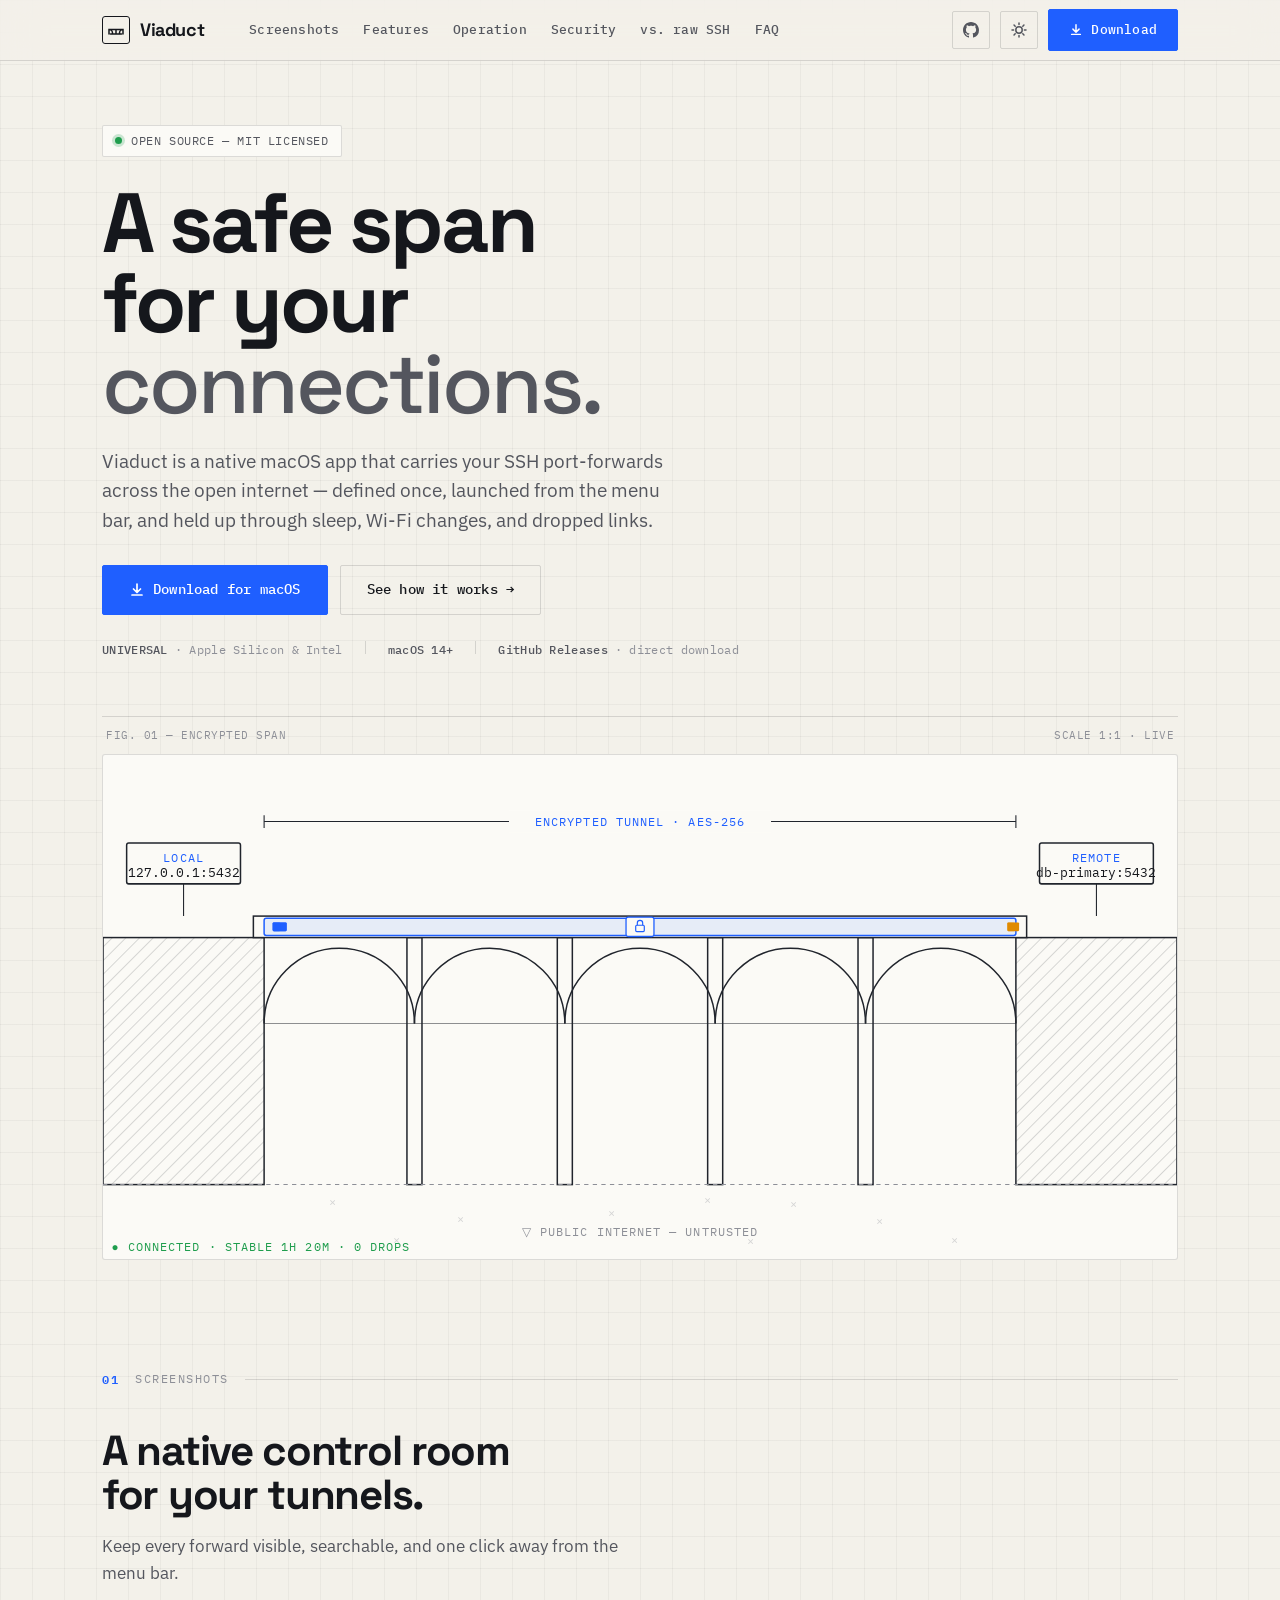
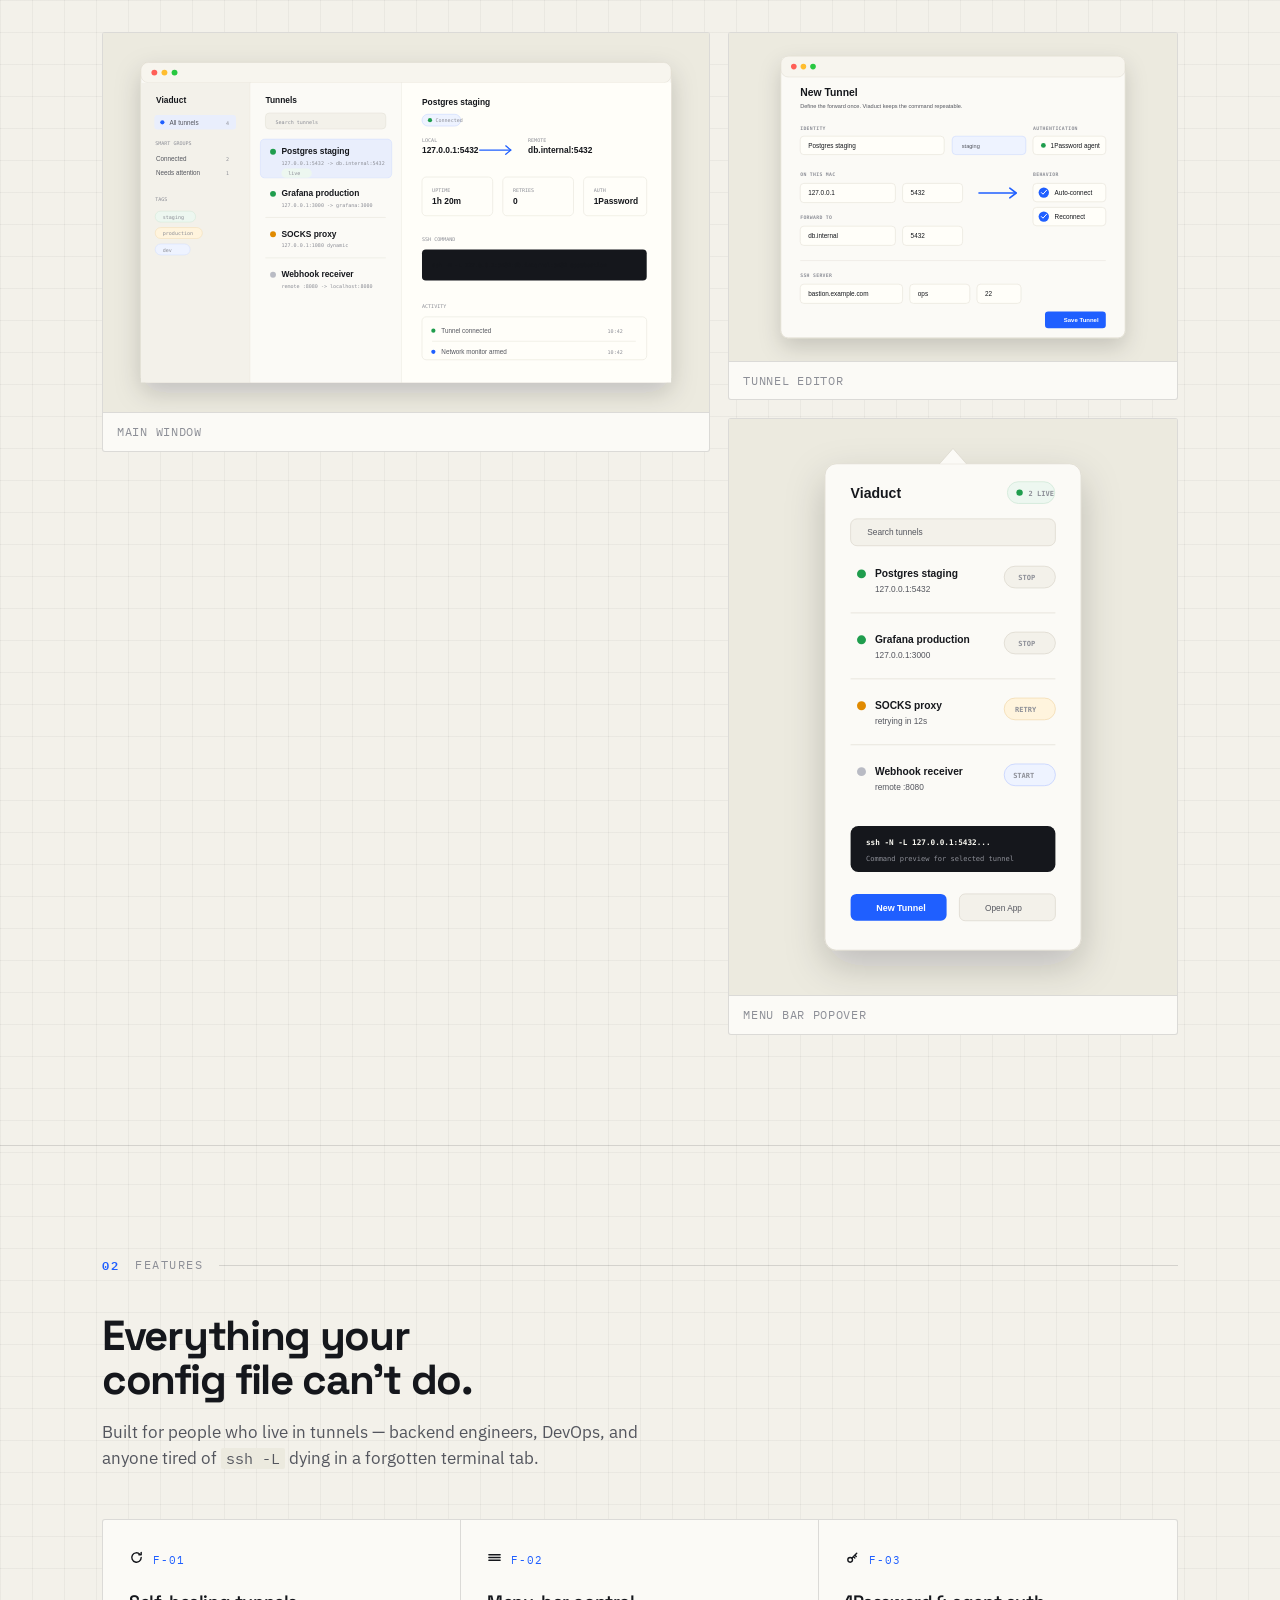
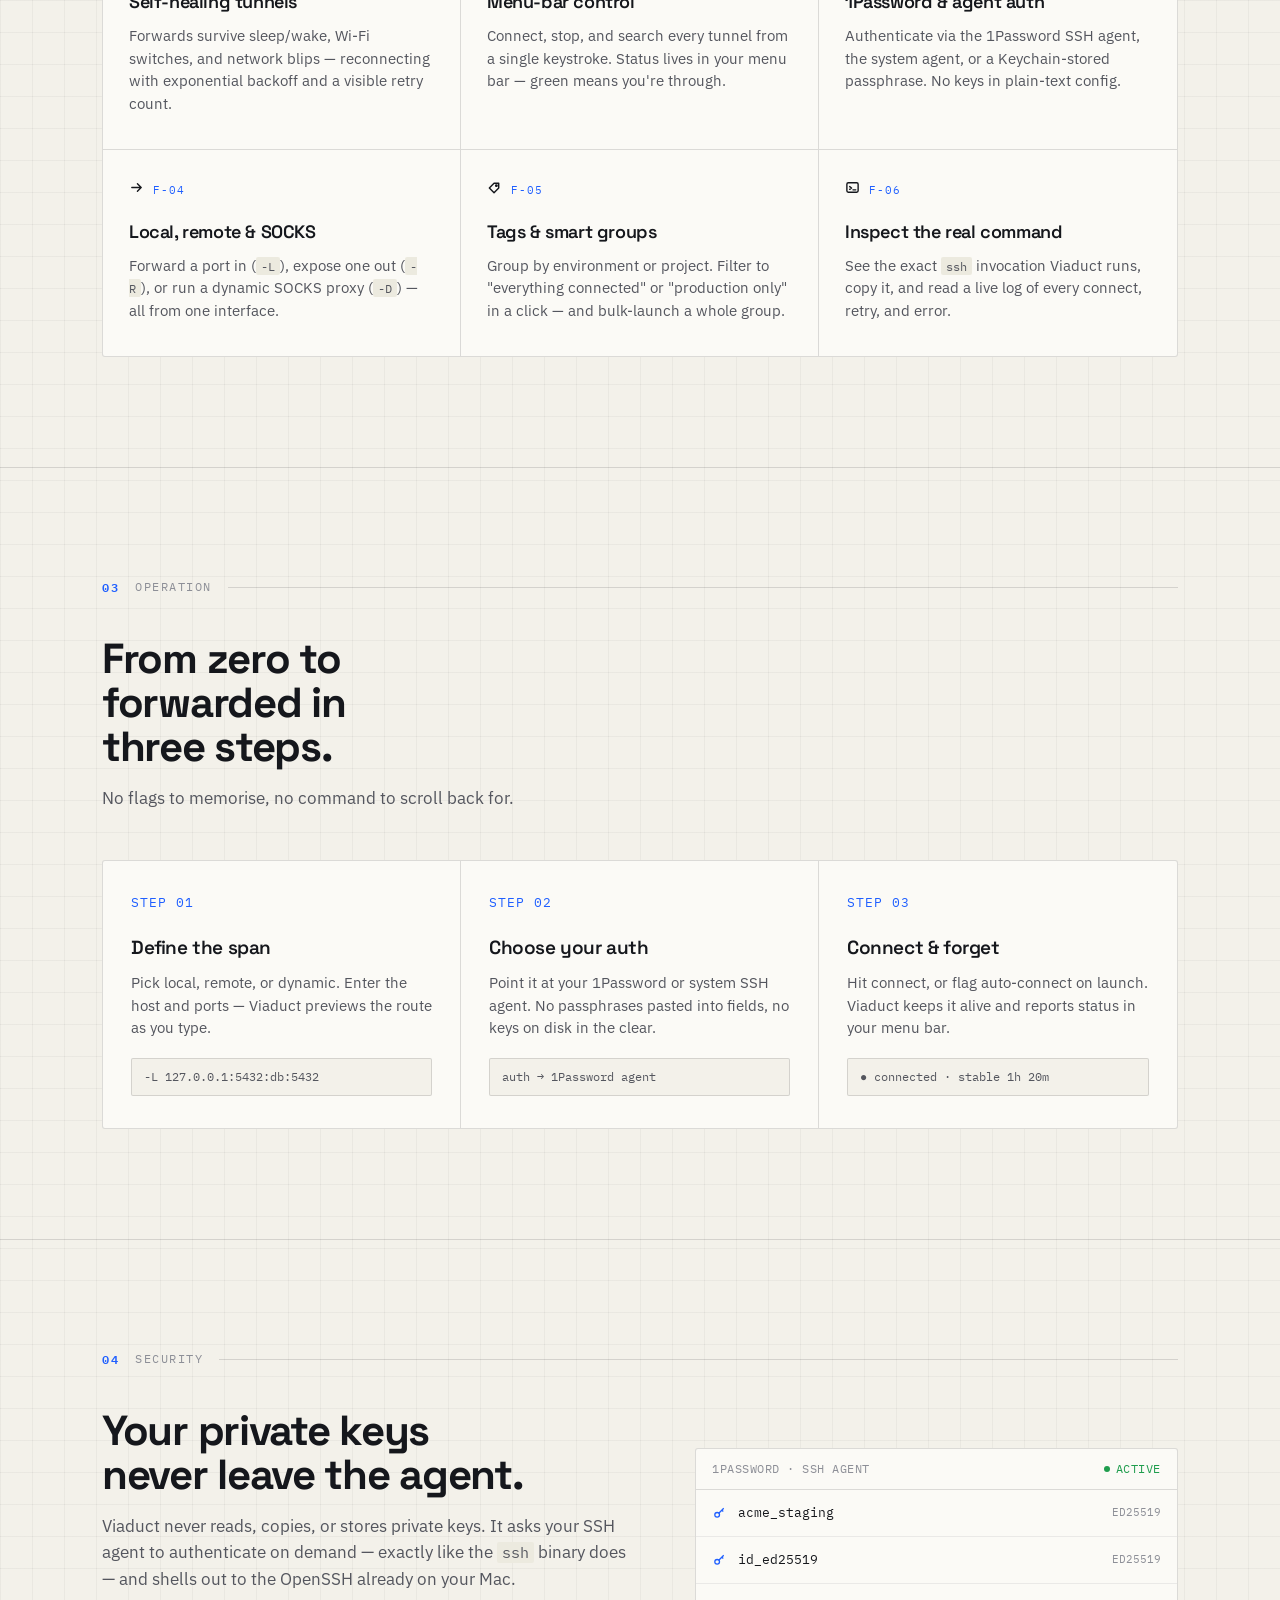
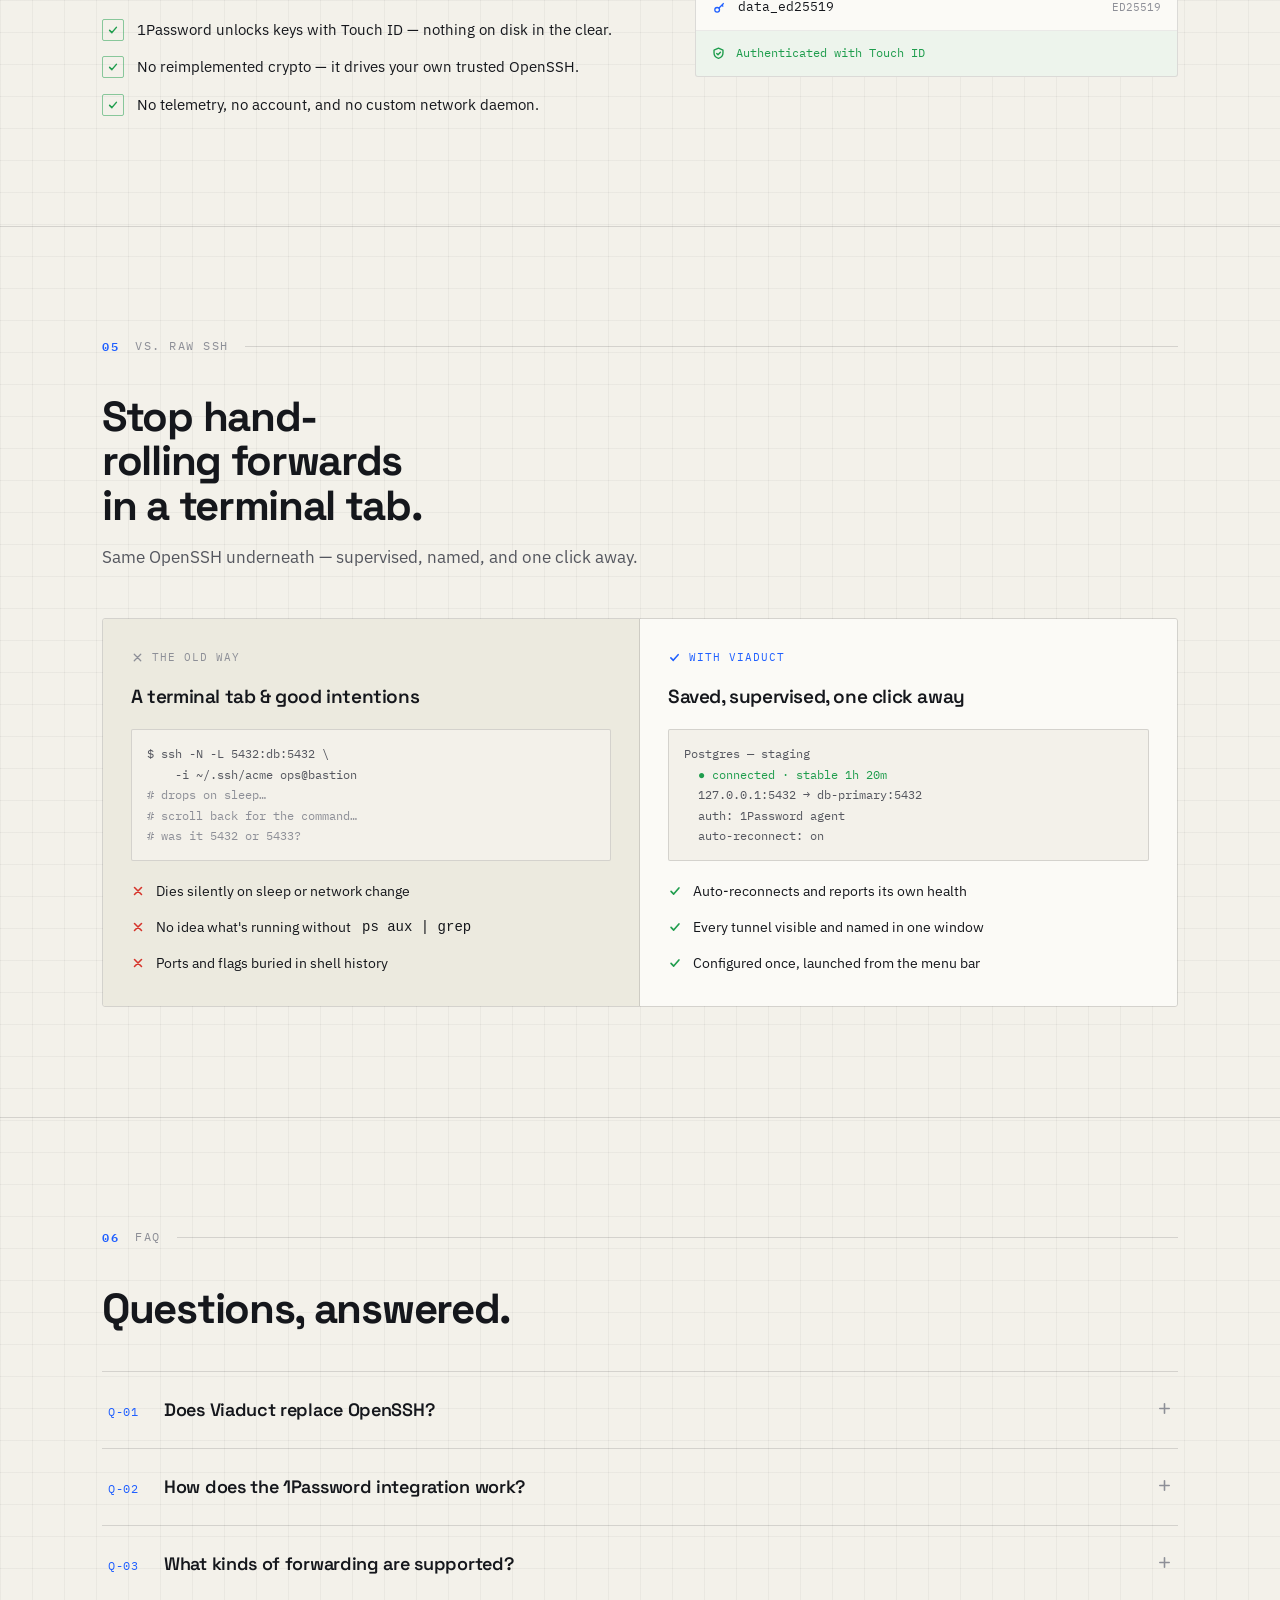
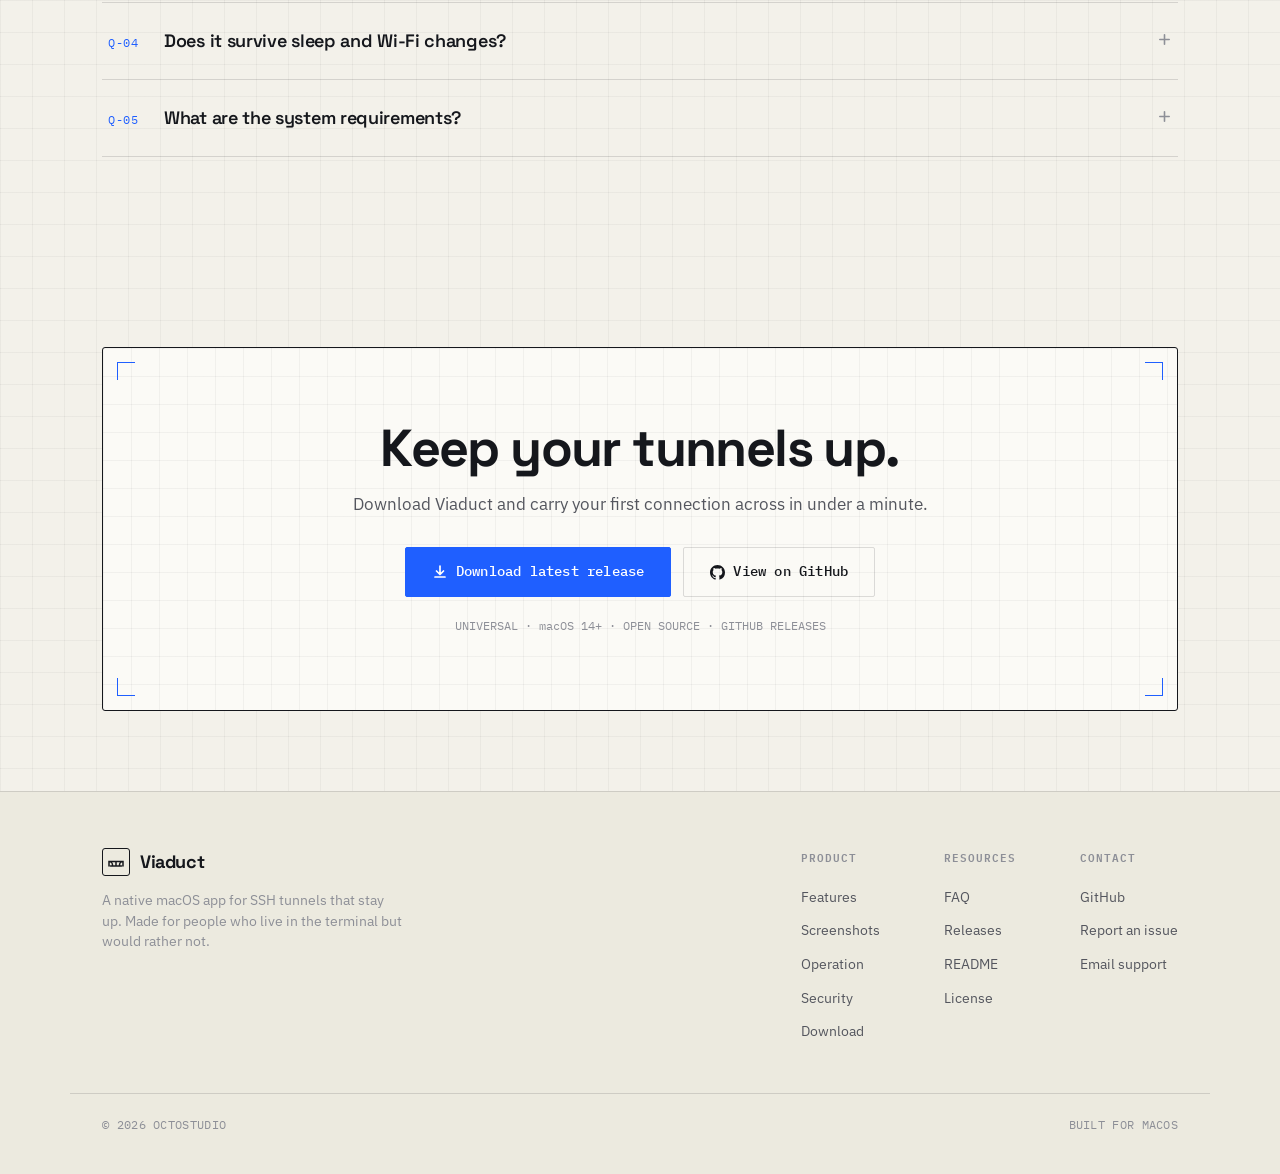
<file: docs/index.html>
<!DOCTYPE html>
<html lang="en">
<head>
<meta charset="UTF-8">
<meta name="viewport" content="width=device-width, initial-scale=1.0">
<title>Viaduct — A safe span for your connections</title>
<meta name="description" content="A native macOS app for SSH tunnels. Define a forward once, launch it from your menu bar, and let Viaduct carry your connection across the open internet — auto-reconnecting through sleep, Wi-Fi changes, and dropped links.">
<link rel="preconnect" href="https://fonts.googleapis.com">
<link rel="preconnect" href="https://fonts.gstatic.com" crossorigin>
<link href="https://fonts.googleapis.com/css2?family=Space+Grotesk:wght@500;600;700&amp;family=IBM+Plex+Sans:wght@400;500;600&amp;family=IBM+Plex+Mono:wght@400;500;600&amp;display=swap" rel="stylesheet">
<link rel="icon" type="image/png" href="favicon.png">
<link rel="apple-touch-icon" href="apple-touch-icon.png">
<link rel="stylesheet" href="site/styles-v2.css">
<style>
  /* diagram element styling (theme-aware via vars) */
  .d-line   { stroke: var(--struct); stroke-width: 1.4; fill: none; }
  .d-thin   { stroke: var(--struct); stroke-width: 1; fill: none; }
  .d-fill   { fill: var(--panel); stroke: var(--struct); stroke-width: 1.4; }
  .d-blue   { stroke: var(--blue); stroke-width: 1.4; fill: none; }
  .d-bluefill { stroke: var(--blue); stroke-width: 1.4; fill: var(--blue-soft); }
  .d-dash   { stroke: var(--ink-3); stroke-width: 1; fill: none; stroke-dasharray: 4 4; }
  .d-label  { font-family: var(--mono); fill: var(--ink-3); font-size: 11px; letter-spacing: 1px; }
  .d-label-i{ font-family: var(--mono); fill: var(--ink); font-size: 12px; }
  .d-label-b{ font-family: var(--mono); fill: var(--blue); font-size: 11px; letter-spacing: 1px; }
  .d-hatch line { stroke: var(--struct); stroke-width: 0.8; opacity: 0.5; }
  .noise { fill: var(--ink-3); opacity: 0.35; }
</style>
</head>
<body>

<!-- ── Nav ─────────────────────────────────────── -->
<nav class="nav">
  <div class="nav-in">
    <a class="brand" href="#top">
      <span class="brand-mark">
        <svg width="16" height="16" viewBox="0 0 16 16" fill="none" stroke="currentColor" stroke-width="1.5" stroke-linecap="round"><path d="M1 12V7.5A3.5 3.5 0 014.5 11v1M15 12V7.5A3.5 3.5 0 0011.5 11v1M8 12V7.5M1 7.5h14M2.5 12h11"/></svg>
      </span>
      Viaduct
    </a>
    <div class="nav-links">
      <a href="#screenshots">Screenshots</a>
      <a href="#features">Features</a>
      <a href="#how">Operation</a>
      <a href="#security">Security</a>
      <a href="#compare">vs. raw SSH</a>
      <a href="#faq">FAQ</a>
    </div>
    <div class="nav-right">
      <a href="https://github.com/OctoStudio/viaduct" target="_blank" rel="noopener" class="icon-btn" title="GitHub" aria-label="GitHub">
        <svg width="16" height="16" viewBox="0 0 16 16" fill="currentColor"><path d="M8 0C3.58 0 0 3.58 0 8c0 3.54 2.29 6.53 5.47 7.59.4.07.55-.17.55-.38 0-.19-.01-.82-.01-1.49-2.01.37-2.53-.49-2.69-.94-.09-.23-.48-.94-.82-1.13-.28-.15-.68-.52-.01-.53.63-.01 1.08.58 1.23.82.72 1.21 1.87.87 2.33.66.07-.52.28-.87.51-1.07-1.78-.2-3.64-.89-3.64-3.95 0-.87.31-1.59.82-2.15-.08-.2-.36-1.02.08-2.12 0 0 .67-.21 2.2.82.64-.18 1.32-.27 2-.27.68 0 1.36.09 2 .27 1.53-1.04 2.2-.82 2.2-.82.44 1.1.16 1.92.08 2.12.51.56.82 1.27.82 2.15 0 3.07-1.87 3.75-3.65 3.95.29.25.54.73.54 1.48 0 1.07-.01 1.93-.01 2.2 0 .21.15.46.55.38A8.01 8.01 0 0016 8c0-4.42-3.58-8-8-8z"/></svg>
      </a>
      <button class="icon-btn" id="theme-toggle" title="Toggle theme" aria-label="Toggle theme">
        <svg class="ic-sun" width="16" height="16" viewBox="0 0 16 16" fill="none" stroke="currentColor" stroke-width="1.5" stroke-linecap="round"><circle cx="8" cy="8" r="3.2"/><path d="M8 1v1.6M8 13.4V15M15 8h-1.6M2.6 8H1M12.95 3.05l-1.13 1.13M4.18 11.82l-1.13 1.13M12.95 12.95l-1.13-1.13M4.18 4.18L3.05 3.05"/></svg>
        <svg class="ic-moon" width="16" height="16" viewBox="0 0 16 16" fill="none" stroke="currentColor" stroke-width="1.5" stroke-linecap="round" stroke-linejoin="round" style="display:none"><path d="M13.5 9.5A5.5 5.5 0 016.5 2.5 5.5 5.5 0 1013.5 9.5z"/></svg>
      </button>
      <a href="https://github.com/OctoStudio/viaduct/releases" class="btn btn-primary">
        <svg width="14" height="14" viewBox="0 0 16 16" fill="none" stroke="currentColor" stroke-width="1.7" stroke-linecap="round" stroke-linejoin="round"><path d="M8 2v8M4.5 7L8 10.5 11.5 7M3 13h10"/></svg>
        Download
      </a>
    </div>
  </div>
</nav>

<a id="top"></a>

<!-- ── Hero ────────────────────────────────────── -->
<header class="hero">
  <div class="wrap">
    <span class="tag"><span class="dot"></span> Open source — MIT licensed</span>
    <h1 class="hero-title">A safe span<br>for your <span class="thin">connections.</span></h1>
    <p class="hero-sub">Viaduct is a native macOS app that carries your SSH port-forwards across the open internet — defined once, launched from the menu bar, and held up through sleep, Wi-Fi changes, and dropped links.</p>
    <div class="hero-cta">
      <a href="https://github.com/OctoStudio/viaduct/releases" class="btn btn-primary btn-lg">
        <svg width="16" height="16" viewBox="0 0 16 16" fill="none" stroke="currentColor" stroke-width="1.7" stroke-linecap="round" stroke-linejoin="round"><path d="M8 2v8M4.5 7L8 10.5 11.5 7M3 13h10"/></svg>
        Download for macOS
      </a>
      <a href="#how" class="btn btn-ghost btn-lg">See how it works →</a>
    </div>
    <div class="spec-line">
      <span><b>UNIVERSAL</b> · Apple Silicon &amp; Intel</span>
      <span class="sep"></span>
      <span><b>macOS 14+</b></span>
      <span class="sep"></span>
      <span><b>GitHub Releases</b> · direct download</span>
    </div>

    <!-- Viaduct diagram -->
    <figure class="diagram-shell" style="margin:56px 0 0">
      <figcaption class="diagram-meta">
        <span>FIG. 01 — ENCRYPTED SPAN</span>
        <span>SCALE 1:1 · LIVE</span>
      </figcaption>
      <svg class="diagram" viewBox="0 0 1000 470" role="img" aria-label="Diagram of an SSH tunnel drawn as a viaduct carrying encrypted packets from a local machine to a remote server across the public internet.">
        <defs>
          <pattern id="earth" width="9" height="9" patternUnits="userSpaceOnUse" patternTransform="rotate(45)">
            <line x1="0" y1="0" x2="0" y2="9" style="stroke:var(--struct);stroke-width:0.7;opacity:0.45"/>
          </pattern>
        </defs>

        <!-- top dimension line -->
        <g>
          <line class="d-thin" x1="150" y1="62" x2="850" y2="62"/>
          <line class="d-thin" x1="150" y1="56" x2="150" y2="68"/>
          <line class="d-thin" x1="850" y1="56" x2="850" y2="68"/>
          <rect x="378" y="52" width="244" height="20" style="fill:var(--panel)"/>
          <text class="d-label-b" x="500" y="66" text-anchor="middle">ENCRYPTED TUNNEL · AES-256</text>
        </g>

        <!-- abutments (land) -->
        <rect x="0"   y="170" width="150" height="230" class="d-fill"/>
        <rect x="0"   y="170" width="150" height="230" fill="url(#earth)" stroke="none"/>
        <rect x="850" y="170" width="150" height="230" class="d-fill"/>
        <rect x="850" y="170" width="150" height="230" fill="url(#earth)" stroke="none"/>

        <!-- piers -->
        <rect x="283" y="170" width="14" height="230" class="d-fill"/>
        <rect x="423" y="170" width="14" height="230" class="d-fill"/>
        <rect x="563" y="170" width="14" height="230" class="d-fill"/>
        <rect x="703" y="170" width="14" height="230" class="d-fill"/>

        <!-- arches (upper semicircles between supports) -->
        <path class="d-line" d="M150 250 A70 70 0 0 1 290 250"/>
        <path class="d-line" d="M290 250 A70 70 0 0 1 430 250"/>
        <path class="d-line" d="M430 250 A70 70 0 0 1 570 250"/>
        <path class="d-line" d="M570 250 A70 70 0 0 1 710 250"/>
        <path class="d-line" d="M710 250 A70 70 0 0 1 850 250"/>
        <!-- springing line -->
        <line class="d-thin" x1="150" y1="250" x2="850" y2="250" opacity="0.5"/>

        <!-- deck -->
        <rect x="140" y="150" width="720" height="20" class="d-fill"/>

        <!-- valley floor + public internet zone -->
        <line class="d-dash" x1="0" y1="400" x2="1000" y2="400"/>
        <text class="d-label" x="500" y="448" text-anchor="middle" style="fill:var(--ink-3)">▽ PUBLIC INTERNET — UNTRUSTED</text>
        <g class="noise" font-family="var(--mono)" font-size="11">
          <text x="210" y="420">×</text><text x="330" y="436">×</text><text x="270" y="455">×</text>
          <text x="640" y="422">×</text><text x="720" y="438">×</text><text x="600" y="456">×</text>
          <text x="470" y="430">×</text><text x="560" y="418">×</text><text x="790" y="455">×</text>
        </g>

        <!-- tunnel tube on deck -->
        <rect x="150" y="152" width="700" height="16" rx="2" class="d-bluefill"/>
        <!-- lock badge at midpoint -->
        <g transform="translate(500,160)">
          <rect x="-13" y="-9" width="26" height="18" rx="2" style="fill:var(--panel);stroke:var(--blue);stroke-width:1.2"/>
          <rect x="-4" y="-1.5" width="8" height="6" rx="1" style="fill:none;stroke:var(--blue);stroke-width:1.1"/>
          <path d="M-2.5 -1.5 V-3.5 a2.5 2.5 0 0 1 5 0 V-1.5" style="fill:none;stroke:var(--blue);stroke-width:1.1"/>
        </g>

        <!-- packets -->
        <g>
          <rect class="pkt pkt-r" x="158" y="156" width="13" height="8" rx="1" style="fill:var(--blue);animation-duration:3.0s;animation-delay:0s"/>
          <rect class="pkt pkt-r" x="158" y="156" width="13" height="8" rx="1" style="fill:var(--blue);animation-duration:3.0s;animation-delay:1.5s"/>
          <rect class="pkt pkt-r" x="158" y="156" width="7"  height="8" rx="1" style="fill:var(--blue);opacity:.6;animation-duration:3.0s;animation-delay:0.8s"/>
          <rect class="pkt pkt-l" x="842" y="156" width="11" height="8" rx="1" style="fill:var(--amber);animation-duration:3.4s;animation-delay:0.6s"/>
          <rect class="pkt pkt-l" x="842" y="156" width="7"  height="8" rx="1" style="fill:var(--amber);opacity:.6;animation-duration:3.4s;animation-delay:2.1s"/>
        </g>

        <!-- LOCAL node (left, on abutment) -->
        <g>
          <line class="d-thin" x1="75" y1="150" x2="75" y2="120"/>
          <rect x="22" y="82" width="106" height="38" rx="2" class="d-fill"/>
          <text class="d-label-b" x="75" y="100" text-anchor="middle">LOCAL</text>
          <text class="d-label-i" x="75" y="114" font-size="10.5" text-anchor="middle">127.0.0.1:5432</text>
        </g>

        <!-- REMOTE node (right, on abutment) -->
        <g>
          <line class="d-thin" x1="925" y1="150" x2="925" y2="120"/>
          <rect x="872" y="82" width="106" height="38" rx="2" class="d-fill"/>
          <text class="d-label-b" x="925" y="100" text-anchor="middle">REMOTE</text>
          <text class="d-label-i" x="925" y="114" font-size="10.5" text-anchor="middle">db-primary:5432</text>
        </g>

        <!-- status readout bottom-left -->
        <text class="d-label" x="8" y="462" style="fill:var(--success)">● CONNECTED · STABLE 1H 20M · 0 DROPS</text>
      </svg>
    </figure>
  </div>
</header>

<!-- ── Screenshots ────────────────────────────── -->
<section id="screenshots" class="pad">
  <div class="wrap">
    <div class="sec-label"><span class="num">01</span> Screenshots <span class="rule"></span></div>
    <h2 class="sec-h">A native control room for your tunnels.</h2>
    <p class="sec-sub">Keep every forward visible, searchable, and one click away from the menu bar.</p>
    <div class="screens">
      <figure class="shot shot-wide">
        <img src="assets/screenshots/main-window.svg" alt="Viaduct main window showing tunnel groups, a tunnel list, and connection details.">
        <figcaption>Main window</figcaption>
      </figure>
      <figure class="shot">
        <img src="assets/screenshots/editor.svg" alt="Viaduct tunnel editor with local port, remote target, SSH host, authentication, and reconnect controls.">
        <figcaption>Tunnel editor</figcaption>
      </figure>
      <figure class="shot">
        <img src="assets/screenshots/menubar.svg" alt="Viaduct menu bar popover with quick tunnel status and start or stop actions.">
        <figcaption>Menu bar popover</figcaption>
      </figure>
    </div>
  </div>
</section>

<div class="divider"></div>

<!-- ── Features ────────────────────────────────── -->
<section id="features" class="pad">
  <div class="wrap">
    <div class="sec-label"><span class="num">02</span> Features <span class="rule"></span></div>
    <h2 class="sec-h">Everything your config file can't do.</h2>
    <p class="sec-sub" style="margin-bottom:48px">Built for people who live in tunnels — backend engineers, DevOps, and anyone tired of <code>ssh -L</code> dying in a forgotten terminal tab.</p>
    <div class="sheet">
      <div class="cell">
        <div class="cell-id"><span class="ico"><svg width="15" height="15" viewBox="0 0 16 16" fill="none" stroke="currentColor" stroke-width="1.5" stroke-linecap="round" stroke-linejoin="round"><path d="M13 8a5 5 0 11-1.46-3.54M13 2.5V5H10.5"/></svg></span>F-01</div>
        <h3>Self-healing tunnels</h3>
        <p>Forwards survive sleep/wake, Wi-Fi switches, and network blips — reconnecting with exponential backoff and a visible retry count.</p>
      </div>
      <div class="cell">
        <div class="cell-id"><span class="ico"><svg width="15" height="15" viewBox="0 0 16 16" fill="none" stroke="currentColor" stroke-width="1.5" stroke-linecap="round"><path d="M2 5h12M2 8h12M2 11h12"/></svg></span>F-02</div>
        <h3>Menu-bar control</h3>
        <p>Connect, stop, and search every tunnel from a single keystroke. Status lives in your menu bar — green means you're through.</p>
      </div>
      <div class="cell">
        <div class="cell-id"><span class="ico"><svg width="15" height="15" viewBox="0 0 16 16" fill="none" stroke="currentColor" stroke-width="1.5" stroke-linecap="round" stroke-linejoin="round"><circle cx="5.5" cy="10.5" r="2.5"/><path d="M7.5 8.5l5-5M10.5 5.5l1.5 1.5M9 7l1.5 1.5"/></svg></span>F-03</div>
        <h3>1Password &amp; agent auth</h3>
        <p>Authenticate via the 1Password SSH agent, the system agent, or a Keychain-stored passphrase. No keys in plain-text config.</p>
      </div>
      <div class="cell">
        <div class="cell-id"><span class="ico"><svg width="15" height="15" viewBox="0 0 16 16" fill="none" stroke="currentColor" stroke-width="1.5" stroke-linecap="round" stroke-linejoin="round"><path d="M3 8h10M9 4l4 4-4 4"/></svg></span>F-04</div>
        <h3>Local, remote &amp; SOCKS</h3>
        <p>Forward a port in (<code>-L</code>), expose one out (<code>-R</code>), or run a dynamic SOCKS proxy (<code>-D</code>) — all from one interface.</p>
      </div>
      <div class="cell">
        <div class="cell-id"><span class="ico"><svg width="15" height="15" viewBox="0 0 16 16" fill="none" stroke="currentColor" stroke-width="1.5" stroke-linecap="round" stroke-linejoin="round"><path d="M2.5 8.5L7.5 3.5h5v5l-5 5-5-5z"/><circle cx="10" cy="6" r=".8" fill="currentColor"/></svg></span>F-05</div>
        <h3>Tags &amp; smart groups</h3>
        <p>Group by environment or project. Filter to "everything connected" or "production only" in a click — and bulk-launch a whole group.</p>
      </div>
      <div class="cell">
        <div class="cell-id"><span class="ico"><svg width="15" height="15" viewBox="0 0 16 16" fill="none" stroke="currentColor" stroke-width="1.5" stroke-linecap="round" stroke-linejoin="round"><rect x="2" y="3" width="12" height="10" rx="1.5"/><path d="M5 7l2 1.5L5 10M8.5 10.5h3"/></svg></span>F-06</div>
        <h3>Inspect the real command</h3>
        <p>See the exact <code>ssh</code> invocation Viaduct runs, copy it, and read a live log of every connect, retry, and error.</p>
      </div>
    </div>
  </div>
</section>

<div class="divider"></div>

<!-- ── How it works ────────────────────────────── -->
<section id="how" class="pad">
  <div class="wrap">
    <div class="sec-label"><span class="num">03</span> Operation <span class="rule"></span></div>
    <h2 class="sec-h">From zero to forwarded in three steps.</h2>
    <p class="sec-sub" style="margin-bottom:48px">No flags to memorise, no command to scroll back for.</p>
    <div class="steps">
      <div class="step">
        <div class="bignum">STEP 01</div>
        <h3>Define the span</h3>
        <p>Pick local, remote, or dynamic. Enter the host and ports — Viaduct previews the route as you type.</p>
        <code class="chip">-L 127.0.0.1:5432:db:5432</code>
      </div>
      <div class="step">
        <div class="bignum">STEP 02</div>
        <h3>Choose your auth</h3>
        <p>Point it at your 1Password or system SSH agent. No passphrases pasted into fields, no keys on disk in the clear.</p>
        <code class="chip">auth → 1Password agent</code>
      </div>
      <div class="step">
        <div class="bignum">STEP 03</div>
        <h3>Connect &amp; forget</h3>
        <p>Hit connect, or flag auto-connect on launch. Viaduct keeps it alive and reports status in your menu bar.</p>
        <code class="chip">● connected · stable 1h 20m</code>
      </div>
    </div>
  </div>
</section>

<div class="divider"></div>

<!-- ── Security ────────────────────────────────── -->
<section id="security" class="pad">
  <div class="wrap">
    <div class="sec-label"><span class="num">04</span> Security <span class="rule"></span></div>
    <div class="two">
      <div>
        <h2 class="sec-h" style="max-width:18ch">Your private keys never leave the agent.</h2>
        <p class="sec-sub">Viaduct never reads, copies, or stores private keys. It asks your SSH agent to authenticate on demand — exactly like the <code>ssh</code> binary does — and shells out to the OpenSSH already on your Mac.</p>
        <ul class="checklist">
          <li><span class="ck"><svg width="12" height="12" viewBox="0 0 16 16" fill="none" stroke="currentColor" stroke-width="2" stroke-linecap="round" stroke-linejoin="round"><path d="M3.5 8.5l3 3 6-7"/></svg></span>1Password unlocks keys with Touch ID — nothing on disk in the clear.</li>
          <li><span class="ck"><svg width="12" height="12" viewBox="0 0 16 16" fill="none" stroke="currentColor" stroke-width="2" stroke-linecap="round" stroke-linejoin="round"><path d="M3.5 8.5l3 3 6-7"/></svg></span>No reimplemented crypto — it drives your own trusted OpenSSH.</li>
          <li><span class="ck"><svg width="12" height="12" viewBox="0 0 16 16" fill="none" stroke="currentColor" stroke-width="2" stroke-linecap="round" stroke-linejoin="round"><path d="M3.5 8.5l3 3 6-7"/></svg></span>No telemetry, no account, and no custom network daemon.</li>
        </ul>
      </div>
      <div class="channel">
        <div class="channel-bar">
          1PASSWORD · SSH AGENT
          <span class="live"><span class="d"></span> ACTIVE</span>
        </div>
        <div class="crow"><span class="lk"><svg width="15" height="15" viewBox="0 0 16 16" fill="none" stroke="currentColor" stroke-width="1.4"><circle cx="5.5" cy="10.5" r="2.5"/><path d="M7.5 8.5l5-5M10.5 5.5l1.5 1.5"/></svg></span><span class="nm">acme_staging</span><span class="meta">ED25519</span></div>
        <div class="crow"><span class="lk"><svg width="15" height="15" viewBox="0 0 16 16" fill="none" stroke="currentColor" stroke-width="1.4"><circle cx="5.5" cy="10.5" r="2.5"/><path d="M7.5 8.5l5-5M10.5 5.5l1.5 1.5"/></svg></span><span class="nm">id_ed25519</span><span class="meta">ED25519</span></div>
        <div class="crow"><span class="lk"><svg width="15" height="15" viewBox="0 0 16 16" fill="none" stroke="currentColor" stroke-width="1.4"><circle cx="5.5" cy="10.5" r="2.5"/><path d="M7.5 8.5l5-5M10.5 5.5l1.5 1.5"/></svg></span><span class="nm">data_ed25519</span><span class="meta">ED25519</span></div>
        <div class="crow auth"><svg width="13" height="13" viewBox="0 0 16 16" fill="none" stroke="currentColor" stroke-width="1.7" stroke-linecap="round" stroke-linejoin="round"><path d="M8 1.5l5.5 2.4v3.6c0 3.2-2.2 5.6-5.5 6.5-3.3-.9-5.5-3.3-5.5-6.5V3.9z"/><path d="M5.8 8l1.6 1.6L10.4 6.5"/></svg> Authenticated with Touch ID</div>
      </div>
    </div>
  </div>
</section>

<div class="divider"></div>

<!-- ── Comparison ──────────────────────────────── -->
<section id="compare" class="pad">
  <div class="wrap">
    <div class="sec-label"><span class="num">05</span> vs. raw SSH <span class="rule"></span></div>
    <h2 class="sec-h">Stop hand-rolling forwards in a terminal tab.</h2>
    <p class="sec-sub" style="margin-bottom:48px">Same OpenSSH underneath — supervised, named, and one click away.</p>
    <div class="cmp">
      <div class="cmp-col before">
        <div class="cmp-tag"><svg width="13" height="13" viewBox="0 0 16 16" fill="none" stroke="currentColor" stroke-width="1.6" stroke-linecap="round"><path d="M4 4l8 8M12 4l-8 8"/></svg> The old way</div>
        <h3>A terminal tab &amp; good intentions</h3>
<div class="cmp-code">$ ssh -N -L 5432:db:5432 \
    -i ~/.ssh/acme ops@bastion
<span class="dim"># drops on sleep…</span>
<span class="dim"># scroll back for the command…</span>
<span class="dim"># was it 5432 or 5433?</span></div>
        <ul class="cmp-list">
          <li><span class="mk x"><svg width="14" height="14" viewBox="0 0 16 16" fill="none" stroke="currentColor" stroke-width="1.8" stroke-linecap="round"><path d="M4 4l8 8M12 4l-8 8"/></svg></span>Dies silently on sleep or network change</li>
          <li><span class="mk x"><svg width="14" height="14" viewBox="0 0 16 16" fill="none" stroke="currentColor" stroke-width="1.8" stroke-linecap="round"><path d="M4 4l8 8M12 4l-8 8"/></svg></span>No idea what's running without <code>ps aux | grep</code></li>
          <li><span class="mk x"><svg width="14" height="14" viewBox="0 0 16 16" fill="none" stroke="currentColor" stroke-width="1.8" stroke-linecap="round"><path d="M4 4l8 8M12 4l-8 8"/></svg></span>Ports and flags buried in shell history</li>
        </ul>
      </div>
      <div class="cmp-col after">
        <div class="cmp-tag"><svg width="13" height="13" viewBox="0 0 16 16" fill="none" stroke="currentColor" stroke-width="1.9" stroke-linecap="round" stroke-linejoin="round"><path d="M3.5 8.5l3 3 6-7"/></svg> With Viaduct</div>
        <h3>Saved, supervised, one click away</h3>
<div class="cmp-code">Postgres — staging
  <span class="ok">● connected · stable 1h 20m</span>
  127.0.0.1:5432 → db-primary:5432
  auth: 1Password agent
  auto-reconnect: on</div>
        <ul class="cmp-list">
          <li><span class="mk v"><svg width="14" height="14" viewBox="0 0 16 16" fill="none" stroke="currentColor" stroke-width="1.9" stroke-linecap="round" stroke-linejoin="round"><path d="M3.5 8.5l3 3 6-7"/></svg></span>Auto-reconnects and reports its own health</li>
          <li><span class="mk v"><svg width="14" height="14" viewBox="0 0 16 16" fill="none" stroke="currentColor" stroke-width="1.9" stroke-linecap="round" stroke-linejoin="round"><path d="M3.5 8.5l3 3 6-7"/></svg></span>Every tunnel visible and named in one window</li>
          <li><span class="mk v"><svg width="14" height="14" viewBox="0 0 16 16" fill="none" stroke="currentColor" stroke-width="1.9" stroke-linecap="round" stroke-linejoin="round"><path d="M3.5 8.5l3 3 6-7"/></svg></span>Configured once, launched from the menu bar</li>
        </ul>
      </div>
    </div>
  </div>
</section>

<div class="divider"></div>

<!-- ── FAQ ─────────────────────────────────────── -->
<section id="faq" class="pad">
  <div class="wrap">
    <div class="sec-label"><span class="num">06</span> FAQ <span class="rule"></span></div>
    <h2 class="sec-h" style="margin-bottom:40px">Questions, answered.</h2>
    <div class="faq">
      <details class="q">
        <summary><span class="qid">Q-01</span><span class="qt">Does Viaduct replace OpenSSH?</span><span class="chev"><svg width="15" height="15" viewBox="0 0 16 16" fill="none" stroke="currentColor" stroke-width="1.7" stroke-linecap="round"><path d="M8 3v10M3 8h10"/></svg></span></summary>
        <div class="ans">No — it drives the <code>ssh</code> binary already installed on your Mac. There's no custom crypto and no separate daemon; Viaduct builds the right invocation, supervises the process, and shows you exactly what it ran.</div>
      </details>
      <details class="q">
        <summary><span class="qid">Q-02</span><span class="qt">How does the 1Password integration work?</span><span class="chev"><svg width="15" height="15" viewBox="0 0 16 16" fill="none" stroke="currentColor" stroke-width="1.7" stroke-linecap="round"><path d="M8 3v10M3 8h10"/></svg></span></summary>
        <div class="ans">Viaduct talks to whichever SSH agent you point it at via the <code>SSH_AUTH_SOCK</code> protocol. If that's the 1Password agent, your keys are unlocked with Touch ID at connect time and are never stored by Viaduct.</div>
      </details>
      <details class="q">
        <summary><span class="qid">Q-03</span><span class="qt">What kinds of forwarding are supported?</span><span class="chev"><svg width="15" height="15" viewBox="0 0 16 16" fill="none" stroke="currentColor" stroke-width="1.7" stroke-linecap="round"><path d="M8 3v10M3 8h10"/></svg></span></summary>
        <div class="ans">Local (<code>-L</code>), remote (<code>-R</code>), and dynamic SOCKS (<code>-D</code>) forwards, with optional <code>ProxyJump</code> bastions and agent forwarding. Each tunnel can bind to localhost or any interface you choose.</div>
      </details>
      <details class="q">
        <summary><span class="qid">Q-04</span><span class="qt">Does it survive sleep and Wi-Fi changes?</span><span class="chev"><svg width="15" height="15" viewBox="0 0 16 16" fill="none" stroke="currentColor" stroke-width="1.7" stroke-linecap="round"><path d="M8 3v10M3 8h10"/></svg></span></summary>
        <div class="ans">Yes. Viaduct watches for wake and network-change events and reconnects with exponential backoff, surfacing the retry count so you always know what's happening.</div>
      </details>
      <details class="q">
        <summary><span class="qid">Q-05</span><span class="qt">What are the system requirements?</span><span class="chev"><svg width="15" height="15" viewBox="0 0 16 16" fill="none" stroke="currentColor" stroke-width="1.7" stroke-linecap="round"><path d="M8 3v10M3 8h10"/></svg></span></summary>
        <div class="ans">macOS 14 Sonoma or later, on Apple Silicon or Intel. Release builds are published on GitHub Releases.</div>
      </details>
    </div>
  </div>
</section>

<!-- ── Final CTA ───────────────────────────────── -->
<section id="download" class="pad-sm">
  <div class="wrap">
    <div class="final-frame xcorner">
      <span class="corner-mark tl"></span><span class="corner-mark tr"></span>
      <span class="corner-mark bl"></span><span class="corner-mark br"></span>
      <h2>Keep your tunnels up.</h2>
      <p>Download Viaduct and carry your first connection across in under a minute.</p>
      <div class="hero-cta" style="justify-content:center">
        <a href="https://github.com/OctoStudio/viaduct/releases" class="btn btn-primary btn-lg">
          <svg width="16" height="16" viewBox="0 0 16 16" fill="none" stroke="currentColor" stroke-width="1.7" stroke-linecap="round" stroke-linejoin="round"><path d="M8 2v8M4.5 7L8 10.5 11.5 7M3 13h10"/></svg>
          Download latest release
        </a>
        <a href="https://github.com/OctoStudio/viaduct" target="_blank" rel="noopener" class="btn btn-ghost btn-lg">
          <svg width="15" height="15" viewBox="0 0 16 16" fill="currentColor"><path d="M8 0C3.58 0 0 3.58 0 8c0 3.54 2.29 6.53 5.47 7.59.4.07.55-.17.55-.38 0-.19-.01-.82-.01-1.49-2.01.37-2.53-.49-2.69-.94-.09-.23-.48-.94-.82-1.13-.28-.15-.68-.52-.01-.53.63-.01 1.08.58 1.23.82.72 1.21 1.87.87 2.33.66.07-.52.28-.87.51-1.07-1.78-.2-3.64-.89-3.64-3.95 0-.87.31-1.59.82-2.15-.08-.2-.36-1.02.08-2.12 0 0 .67-.21 2.2.82.64-.18 1.32-.27 2-.27.68 0 1.36.09 2 .27 1.53-1.04 2.2-.82 2.2-.82.44 1.1.16 1.92.08 2.12.51.56.82 1.27.82 2.15 0 3.07-1.87 3.75-3.65 3.95.29.25.54.73.54 1.48 0 1.07-.01 1.93-.01 2.2 0 .21.15.46.55.38A8.01 8.01 0 0016 8c0-4.42-3.58-8-8-8z"/></svg>
          View on GitHub
        </a>
      </div>
      <p class="mono" style="font-size:12px;margin:20px 0 0;color:var(--ink-3)">UNIVERSAL · macOS 14+ · OPEN SOURCE · GITHUB RELEASES</p>
    </div>
  </div>
</section>

<!-- ── Footer ──────────────────────────────────── -->
<footer>
  <div class="wrap foot">
    <div class="foot-brand">
      <a class="brand" href="#top">
        <span class="brand-mark"><svg width="16" height="16" viewBox="0 0 16 16" fill="none" stroke="currentColor" stroke-width="1.5" stroke-linecap="round"><path d="M1 12V7.5A3.5 3.5 0 014.5 11v1M15 12V7.5A3.5 3.5 0 0011.5 11v1M8 12V7.5M1 7.5h14M2.5 12h11"/></svg></span>
        Viaduct
      </a>
      <p>A native macOS app for SSH tunnels that stay up. Made for people who live in the terminal but would rather not.</p>
    </div>
    <div class="foot-cols">
      <div class="foot-col">
        <h4>Product</h4>
        <a href="#features">Features</a>
        <a href="#screenshots">Screenshots</a>
        <a href="#how">Operation</a>
        <a href="#security">Security</a>
        <a href="https://github.com/OctoStudio/viaduct/releases">Download</a>
      </div>
      <div class="foot-col">
        <h4>Resources</h4>
        <a href="#faq">FAQ</a>
        <a href="https://github.com/OctoStudio/viaduct/releases">Releases</a>
        <a href="https://github.com/OctoStudio/viaduct/blob/main/README.md">README</a>
        <a href="https://github.com/OctoStudio/viaduct/blob/main/LICENSE">License</a>
      </div>
      <div class="foot-col">
        <h4>Contact</h4>
        <a href="https://github.com/OctoStudio/viaduct" target="_blank" rel="noopener">GitHub</a>
        <a href="https://github.com/OctoStudio/viaduct/issues">Report an issue</a>
        <a href="mailto:support@octostudio.fr">Email support</a>
      </div>
    </div>
  </div>
  <div class="foot-bottom">
    <span>© 2026 OCTOSTUDIO</span>
    <span style="margin-left:auto">BUILT FOR MACOS</span>
  </div>
</footer>

<script>
  (function () {
    var root = document.documentElement;
    var sun = document.querySelector('.ic-sun');
    var moon = document.querySelector('.ic-moon');
    var KEY = 'viaduct-theme';
    function apply(theme) {
      var dark = theme === 'dark';
      root.classList.toggle('dark', dark);
      if (sun)  sun.style.display  = dark ? 'none' : '';
      if (moon) moon.style.display = dark ? '' : 'none';
    }
    var saved = null;
    try { saved = localStorage.getItem(KEY); } catch (e) {}
    apply(saved || (window.matchMedia && window.matchMedia('(prefers-color-scheme: dark)').matches ? 'dark' : 'light'));
    document.getElementById('theme-toggle').addEventListener('click', function () {
      var next = root.classList.contains('dark') ? 'light' : 'dark';
      apply(next);
      try { localStorage.setItem(KEY, next); } catch (e) {}
    });
  })();
</script>
</body>
</html>
</file>
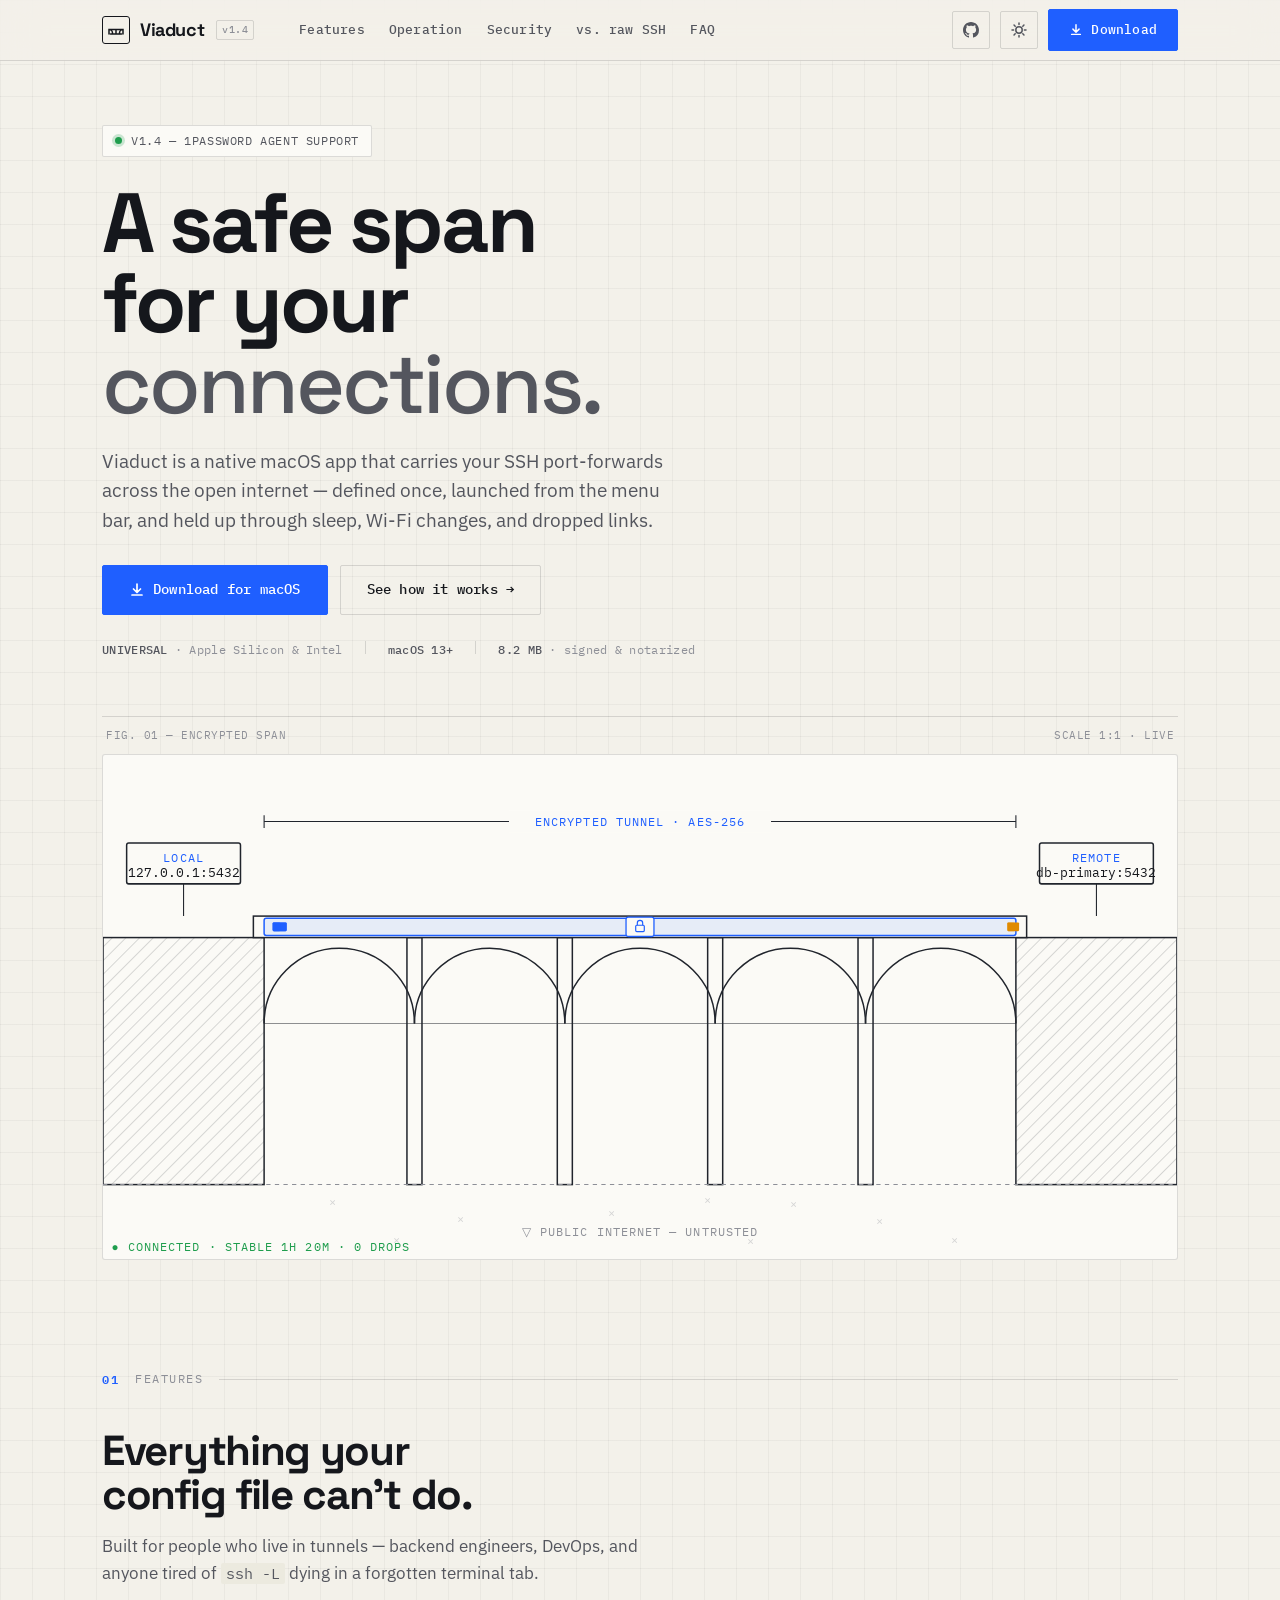
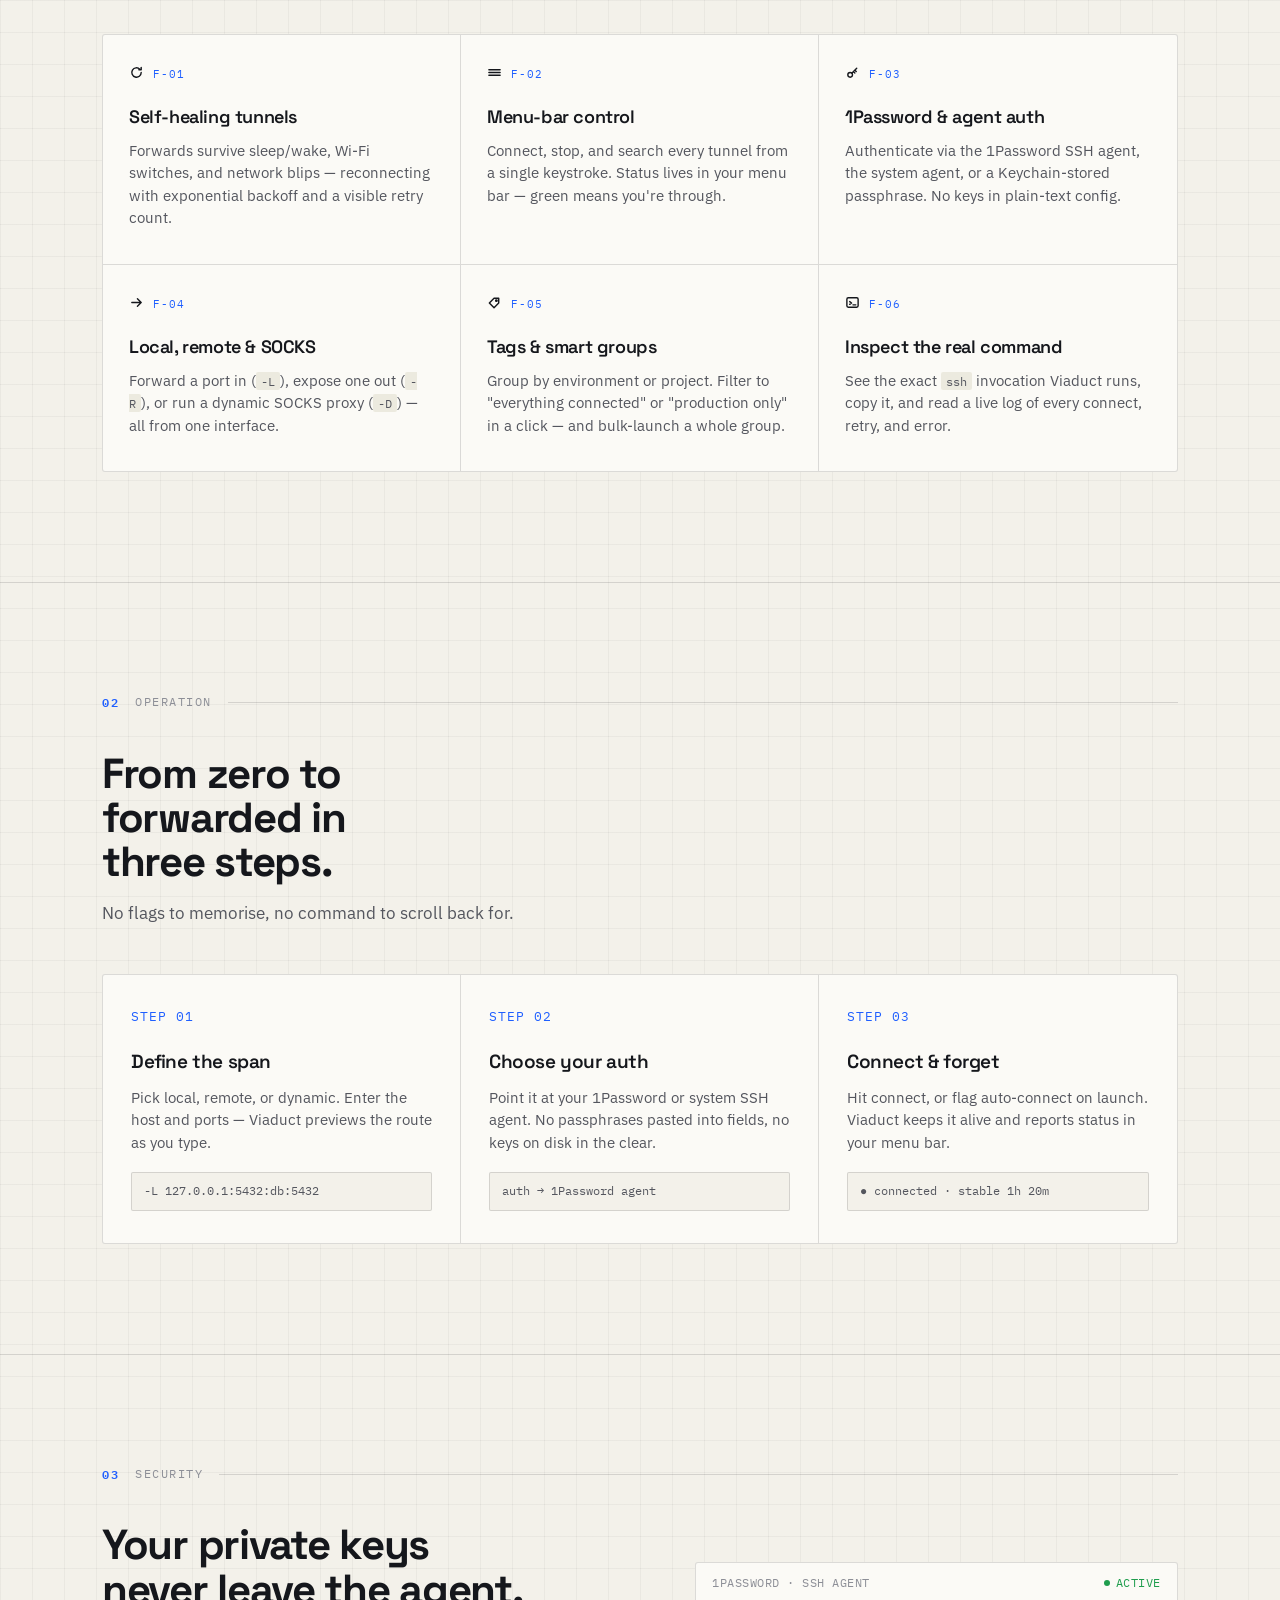
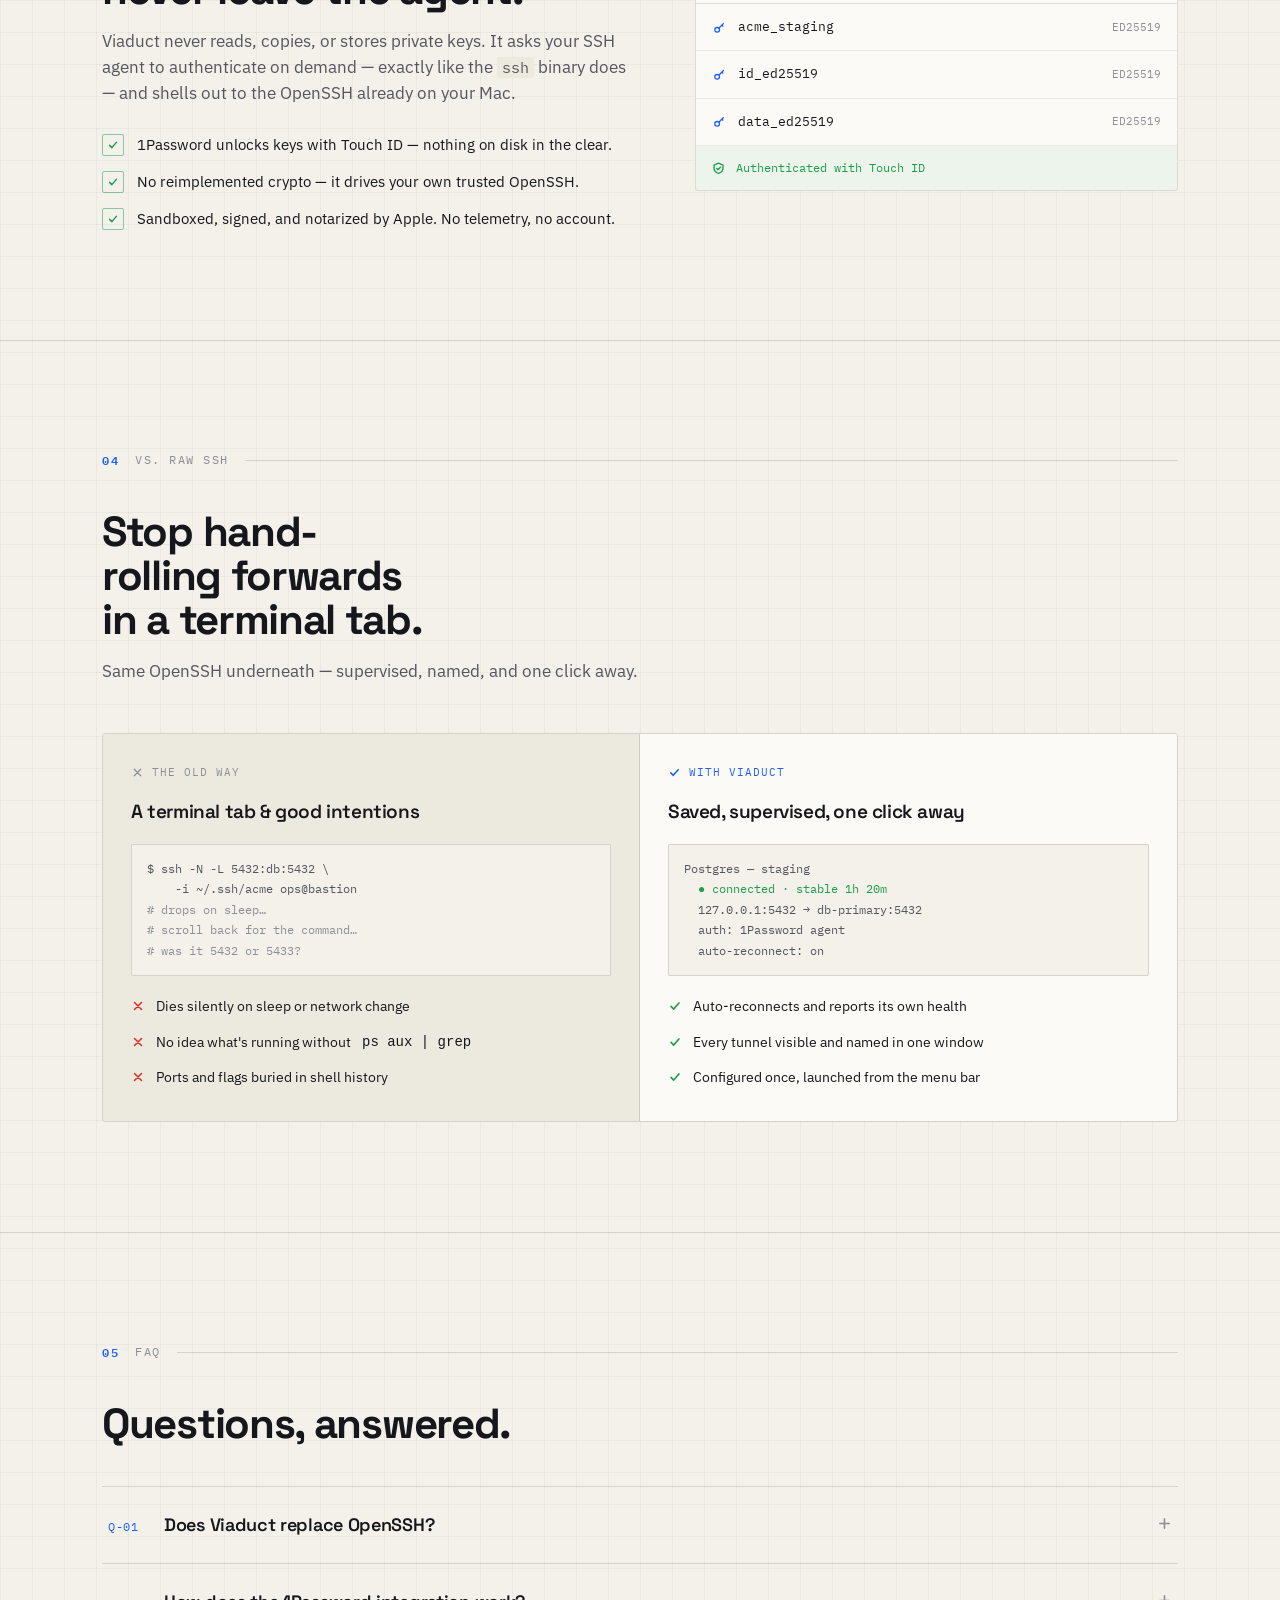
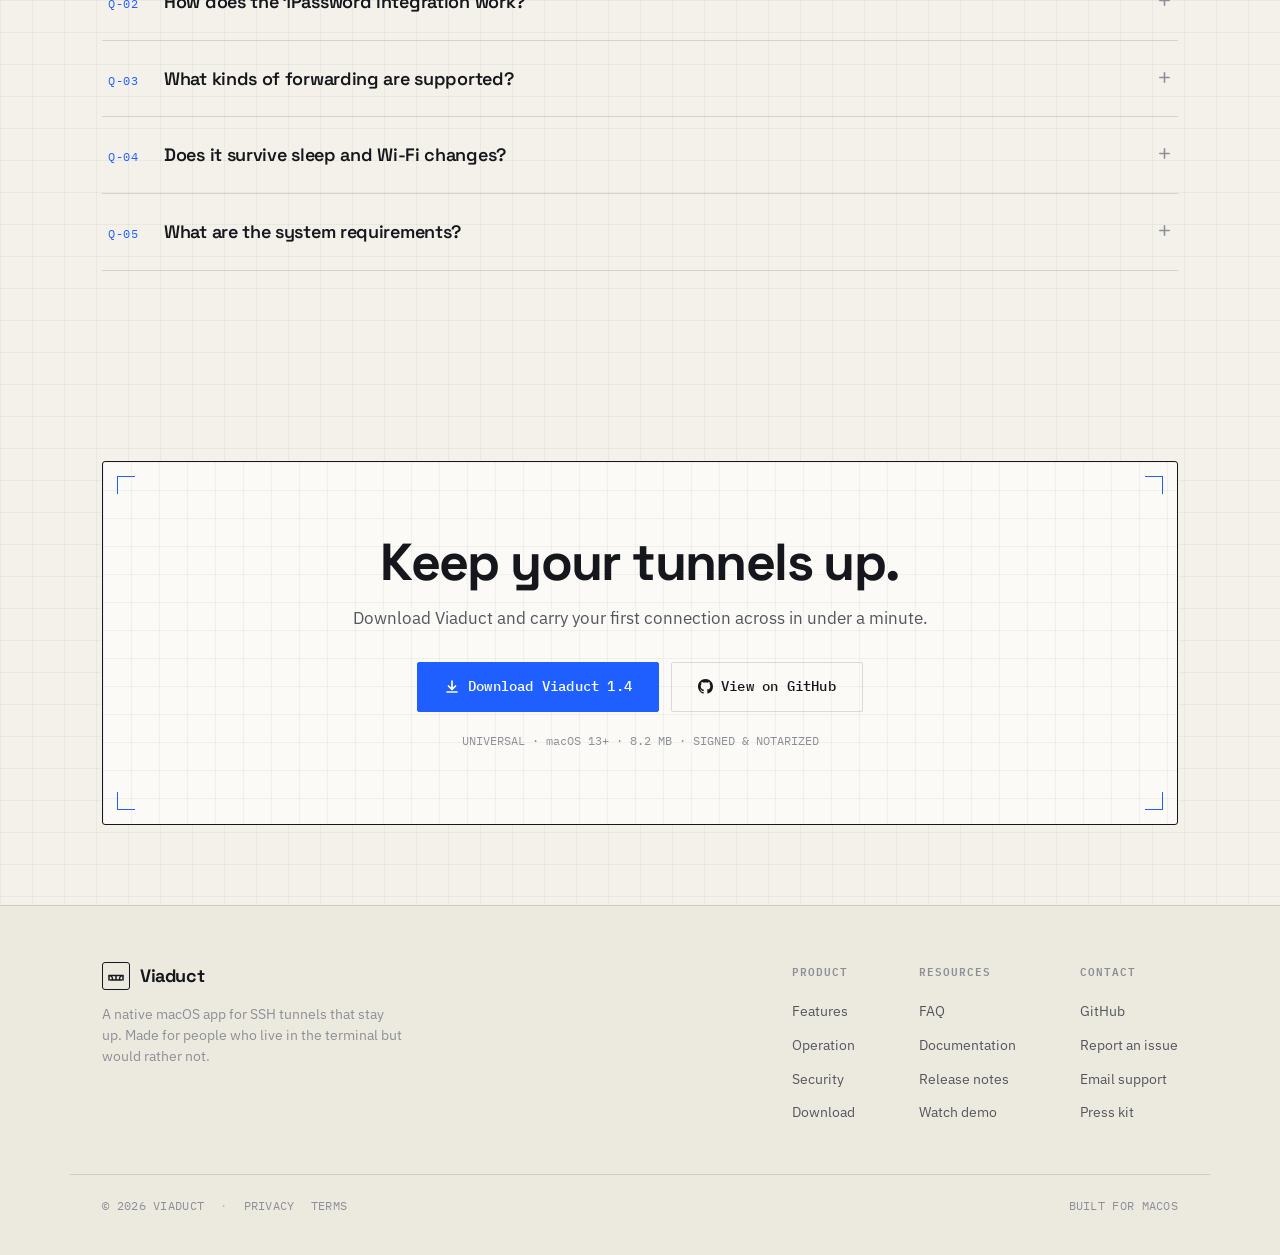
<file: docs/site/Viaduct Website v2.html>
<!DOCTYPE html>
<html lang="en">
<head>
<meta charset="UTF-8">
<meta name="viewport" content="width=device-width, initial-scale=1.0">
<title>Viaduct — A safe span for your connections</title>
<meta name="description" content="A native macOS app for SSH tunnels. Define a forward once, launch it from your menu bar, and let Viaduct carry your connection across the open internet — auto-reconnecting through sleep, Wi-Fi changes, and dropped links.">
<link rel="preconnect" href="https://fonts.googleapis.com">
<link rel="preconnect" href="https://fonts.gstatic.com" crossorigin>
<link href="https://fonts.googleapis.com/css2?family=Space+Grotesk:wght@500;600;700&family=IBM+Plex+Sans:wght@400;500;600&family=IBM+Plex+Mono:wght@400;500;600&display=swap" rel="stylesheet">
<link rel="stylesheet" href="styles-v2.css">
<style>
  /* diagram element styling (theme-aware via vars) */
  .d-line   { stroke: var(--struct); stroke-width: 1.4; fill: none; }
  .d-thin   { stroke: var(--struct); stroke-width: 1; fill: none; }
  .d-fill   { fill: var(--panel); stroke: var(--struct); stroke-width: 1.4; }
  .d-blue   { stroke: var(--blue); stroke-width: 1.4; fill: none; }
  .d-bluefill { stroke: var(--blue); stroke-width: 1.4; fill: var(--blue-soft); }
  .d-dash   { stroke: var(--ink-3); stroke-width: 1; fill: none; stroke-dasharray: 4 4; }
  .d-label  { font-family: var(--mono); fill: var(--ink-3); font-size: 11px; letter-spacing: 1px; }
  .d-label-i{ font-family: var(--mono); fill: var(--ink); font-size: 12px; }
  .d-label-b{ font-family: var(--mono); fill: var(--blue); font-size: 11px; letter-spacing: 1px; }
  .d-hatch line { stroke: var(--struct); stroke-width: 0.8; opacity: 0.5; }
  .noise { fill: var(--ink-3); opacity: 0.35; }
</style>
</head>
<body>

<!-- ── Nav ─────────────────────────────────────── -->
<nav class="nav">
  <div class="nav-in">
    <a class="brand" href="#top">
      <span class="brand-mark">
        <svg width="16" height="16" viewBox="0 0 16 16" fill="none" stroke="currentColor" stroke-width="1.5" stroke-linecap="round"><path d="M1 12V7.5A3.5 3.5 0 014.5 11v1M15 12V7.5A3.5 3.5 0 0011.5 11v1M8 12V7.5M1 7.5h14M2.5 12h11"/></svg>
      </span>
      Viaduct <span class="ver">v1.4</span>
    </a>
    <div class="nav-links">
      <a href="#features">Features</a>
      <a href="#how">Operation</a>
      <a href="#security">Security</a>
      <a href="#compare">vs. raw SSH</a>
      <a href="#faq">FAQ</a>
    </div>
    <div class="nav-right">
      <a href="https://github.com" target="_blank" rel="noopener" class="icon-btn" title="GitHub" aria-label="GitHub">
        <svg width="16" height="16" viewBox="0 0 16 16" fill="currentColor"><path d="M8 0C3.58 0 0 3.58 0 8c0 3.54 2.29 6.53 5.47 7.59.4.07.55-.17.55-.38 0-.19-.01-.82-.01-1.49-2.01.37-2.53-.49-2.69-.94-.09-.23-.48-.94-.82-1.13-.28-.15-.68-.52-.01-.53.63-.01 1.08.58 1.23.82.72 1.21 1.87.87 2.33.66.07-.52.28-.87.51-1.07-1.78-.2-3.64-.89-3.64-3.95 0-.87.31-1.59.82-2.15-.08-.2-.36-1.02.08-2.12 0 0 .67-.21 2.2.82.64-.18 1.32-.27 2-.27.68 0 1.36.09 2 .27 1.53-1.04 2.2-.82 2.2-.82.44 1.1.16 1.92.08 2.12.51.56.82 1.27.82 2.15 0 3.07-1.87 3.75-3.65 3.95.29.25.54.73.54 1.48 0 1.07-.01 1.93-.01 2.2 0 .21.15.46.55.38A8.01 8.01 0 0016 8c0-4.42-3.58-8-8-8z"/></svg>
      </a>
      <button class="icon-btn" id="theme-toggle" title="Toggle theme" aria-label="Toggle theme">
        <svg class="ic-sun" width="16" height="16" viewBox="0 0 16 16" fill="none" stroke="currentColor" stroke-width="1.5" stroke-linecap="round"><circle cx="8" cy="8" r="3.2"/><path d="M8 1v1.6M8 13.4V15M15 8h-1.6M2.6 8H1M12.95 3.05l-1.13 1.13M4.18 11.82l-1.13 1.13M12.95 12.95l-1.13-1.13M4.18 4.18L3.05 3.05"/></svg>
        <svg class="ic-moon" width="16" height="16" viewBox="0 0 16 16" fill="none" stroke="currentColor" stroke-width="1.5" stroke-linecap="round" stroke-linejoin="round" style="display:none"><path d="M13.5 9.5A5.5 5.5 0 016.5 2.5 5.5 5.5 0 1013.5 9.5z"/></svg>
      </button>
      <a href="#download" class="btn btn-primary">
        <svg width="14" height="14" viewBox="0 0 16 16" fill="none" stroke="currentColor" stroke-width="1.7" stroke-linecap="round" stroke-linejoin="round"><path d="M8 2v8M4.5 7L8 10.5 11.5 7M3 13h10"/></svg>
        Download
      </a>
    </div>
  </div>
</nav>

<a id="top"></a>

<!-- ── Hero ────────────────────────────────────── -->
<header class="hero">
  <div class="wrap">
    <span class="tag"><span class="dot"></span> v1.4 — 1Password agent support</span>
    <h1 class="hero-title">A safe span<br>for your <span class="thin">connections.</span></h1>
    <p class="hero-sub">Viaduct is a native macOS app that carries your SSH port-forwards across the open internet — defined once, launched from the menu bar, and held up through sleep, Wi-Fi changes, and dropped links.</p>
    <div class="hero-cta">
      <a href="#download" class="btn btn-primary btn-lg">
        <svg width="16" height="16" viewBox="0 0 16 16" fill="none" stroke="currentColor" stroke-width="1.7" stroke-linecap="round" stroke-linejoin="round"><path d="M8 2v8M4.5 7L8 10.5 11.5 7M3 13h10"/></svg>
        Download for macOS
      </a>
      <a href="#how" class="btn btn-ghost btn-lg">See how it works →</a>
    </div>
    <div class="spec-line">
      <span><b>UNIVERSAL</b> · Apple Silicon &amp; Intel</span>
      <span class="sep"></span>
      <span><b>macOS 13+</b></span>
      <span class="sep"></span>
      <span><b>8.2 MB</b> · signed &amp; notarized</span>
    </div>

    <!-- Viaduct diagram -->
    <figure class="diagram-shell" style="margin:56px 0 0">
      <figcaption class="diagram-meta">
        <span>FIG. 01 — ENCRYPTED SPAN</span>
        <span>SCALE 1:1 · LIVE</span>
      </figcaption>
      <svg class="diagram" viewBox="0 0 1000 470" role="img" aria-label="Diagram of an SSH tunnel drawn as a viaduct carrying encrypted packets from a local machine to a remote server across the public internet.">
        <defs>
          <pattern id="earth" width="9" height="9" patternUnits="userSpaceOnUse" patternTransform="rotate(45)">
            <line x1="0" y1="0" x2="0" y2="9" style="stroke:var(--struct);stroke-width:0.7;opacity:0.45"/>
          </pattern>
        </defs>

        <!-- top dimension line -->
        <g>
          <line class="d-thin" x1="150" y1="62" x2="850" y2="62"/>
          <line class="d-thin" x1="150" y1="56" x2="150" y2="68"/>
          <line class="d-thin" x1="850" y1="56" x2="850" y2="68"/>
          <rect x="378" y="52" width="244" height="20" style="fill:var(--panel)"/>
          <text class="d-label-b" x="500" y="66" text-anchor="middle">ENCRYPTED TUNNEL · AES-256</text>
        </g>

        <!-- abutments (land) -->
        <rect x="0"   y="170" width="150" height="230" class="d-fill"/>
        <rect x="0"   y="170" width="150" height="230" fill="url(#earth)" stroke="none"/>
        <rect x="850" y="170" width="150" height="230" class="d-fill"/>
        <rect x="850" y="170" width="150" height="230" fill="url(#earth)" stroke="none"/>

        <!-- piers -->
        <rect x="283" y="170" width="14" height="230" class="d-fill"/>
        <rect x="423" y="170" width="14" height="230" class="d-fill"/>
        <rect x="563" y="170" width="14" height="230" class="d-fill"/>
        <rect x="703" y="170" width="14" height="230" class="d-fill"/>

        <!-- arches (upper semicircles between supports) -->
        <path class="d-line" d="M150 250 A70 70 0 0 1 290 250"/>
        <path class="d-line" d="M290 250 A70 70 0 0 1 430 250"/>
        <path class="d-line" d="M430 250 A70 70 0 0 1 570 250"/>
        <path class="d-line" d="M570 250 A70 70 0 0 1 710 250"/>
        <path class="d-line" d="M710 250 A70 70 0 0 1 850 250"/>
        <!-- springing line -->
        <line class="d-thin" x1="150" y1="250" x2="850" y2="250" opacity="0.5"/>

        <!-- deck -->
        <rect x="140" y="150" width="720" height="20" class="d-fill"/>

        <!-- valley floor + public internet zone -->
        <line class="d-dash" x1="0" y1="400" x2="1000" y2="400"/>
        <text class="d-label" x="500" y="448" text-anchor="middle" style="fill:var(--ink-3)">▽ PUBLIC INTERNET — UNTRUSTED</text>
        <g class="noise" font-family="var(--mono)" font-size="11">
          <text x="210" y="420">×</text><text x="330" y="436">×</text><text x="270" y="455">×</text>
          <text x="640" y="422">×</text><text x="720" y="438">×</text><text x="600" y="456">×</text>
          <text x="470" y="430">×</text><text x="560" y="418">×</text><text x="790" y="455">×</text>
        </g>

        <!-- tunnel tube on deck -->
        <rect x="150" y="152" width="700" height="16" rx="2" class="d-bluefill"/>
        <!-- lock badge at midpoint -->
        <g transform="translate(500,160)">
          <rect x="-13" y="-9" width="26" height="18" rx="2" style="fill:var(--panel);stroke:var(--blue);stroke-width:1.2"/>
          <rect x="-4" y="-1.5" width="8" height="6" rx="1" style="fill:none;stroke:var(--blue);stroke-width:1.1"/>
          <path d="M-2.5 -1.5 V-3.5 a2.5 2.5 0 0 1 5 0 V-1.5" style="fill:none;stroke:var(--blue);stroke-width:1.1"/>
        </g>

        <!-- packets -->
        <g>
          <rect class="pkt pkt-r" x="158" y="156" width="13" height="8" rx="1" style="fill:var(--blue);animation-duration:3.0s;animation-delay:0s"/>
          <rect class="pkt pkt-r" x="158" y="156" width="13" height="8" rx="1" style="fill:var(--blue);animation-duration:3.0s;animation-delay:1.5s"/>
          <rect class="pkt pkt-r" x="158" y="156" width="7"  height="8" rx="1" style="fill:var(--blue);opacity:.6;animation-duration:3.0s;animation-delay:0.8s"/>
          <rect class="pkt pkt-l" x="842" y="156" width="11" height="8" rx="1" style="fill:var(--amber);animation-duration:3.4s;animation-delay:0.6s"/>
          <rect class="pkt pkt-l" x="842" y="156" width="7"  height="8" rx="1" style="fill:var(--amber);opacity:.6;animation-duration:3.4s;animation-delay:2.1s"/>
        </g>

        <!-- LOCAL node (left, on abutment) -->
        <g>
          <line class="d-thin" x1="75" y1="150" x2="75" y2="120"/>
          <rect x="22" y="82" width="106" height="38" rx="2" class="d-fill"/>
          <text class="d-label-b" x="75" y="100" text-anchor="middle">LOCAL</text>
          <text class="d-label-i" x="75" y="114" font-size="10.5" text-anchor="middle">127.0.0.1:5432</text>
        </g>

        <!-- REMOTE node (right, on abutment) -->
        <g>
          <line class="d-thin" x1="925" y1="150" x2="925" y2="120"/>
          <rect x="872" y="82" width="106" height="38" rx="2" class="d-fill"/>
          <text class="d-label-b" x="925" y="100" text-anchor="middle">REMOTE</text>
          <text class="d-label-i" x="925" y="114" font-size="10.5" text-anchor="middle">db-primary:5432</text>
        </g>

        <!-- status readout bottom-left -->
        <text class="d-label" x="8" y="462" style="fill:var(--success)">● CONNECTED · STABLE 1H 20M · 0 DROPS</text>
      </svg>
    </figure>
  </div>
</header>

<!-- ── Features ────────────────────────────────── -->
<section id="features" class="pad">
  <div class="wrap">
    <div class="sec-label"><span class="num">01</span> Features <span class="rule"></span></div>
    <h2 class="sec-h">Everything your config file can't do.</h2>
    <p class="sec-sub" style="margin-bottom:48px">Built for people who live in tunnels — backend engineers, DevOps, and anyone tired of <code>ssh -L</code> dying in a forgotten terminal tab.</p>
    <div class="sheet">
      <div class="cell">
        <div class="cell-id"><span class="ico"><svg width="15" height="15" viewBox="0 0 16 16" fill="none" stroke="currentColor" stroke-width="1.5" stroke-linecap="round" stroke-linejoin="round"><path d="M13 8a5 5 0 11-1.46-3.54M13 2.5V5H10.5"/></svg></span>F-01</div>
        <h3>Self-healing tunnels</h3>
        <p>Forwards survive sleep/wake, Wi-Fi switches, and network blips — reconnecting with exponential backoff and a visible retry count.</p>
      </div>
      <div class="cell">
        <div class="cell-id"><span class="ico"><svg width="15" height="15" viewBox="0 0 16 16" fill="none" stroke="currentColor" stroke-width="1.5" stroke-linecap="round"><path d="M2 5h12M2 8h12M2 11h12"/></svg></span>F-02</div>
        <h3>Menu-bar control</h3>
        <p>Connect, stop, and search every tunnel from a single keystroke. Status lives in your menu bar — green means you're through.</p>
      </div>
      <div class="cell">
        <div class="cell-id"><span class="ico"><svg width="15" height="15" viewBox="0 0 16 16" fill="none" stroke="currentColor" stroke-width="1.5" stroke-linecap="round" stroke-linejoin="round"><circle cx="5.5" cy="10.5" r="2.5"/><path d="M7.5 8.5l5-5M10.5 5.5l1.5 1.5M9 7l1.5 1.5"/></svg></span>F-03</div>
        <h3>1Password &amp; agent auth</h3>
        <p>Authenticate via the 1Password SSH agent, the system agent, or a Keychain-stored passphrase. No keys in plain-text config.</p>
      </div>
      <div class="cell">
        <div class="cell-id"><span class="ico"><svg width="15" height="15" viewBox="0 0 16 16" fill="none" stroke="currentColor" stroke-width="1.5" stroke-linecap="round" stroke-linejoin="round"><path d="M3 8h10M9 4l4 4-4 4"/></svg></span>F-04</div>
        <h3>Local, remote &amp; SOCKS</h3>
        <p>Forward a port in (<code>-L</code>), expose one out (<code>-R</code>), or run a dynamic SOCKS proxy (<code>-D</code>) — all from one interface.</p>
      </div>
      <div class="cell">
        <div class="cell-id"><span class="ico"><svg width="15" height="15" viewBox="0 0 16 16" fill="none" stroke="currentColor" stroke-width="1.5" stroke-linecap="round" stroke-linejoin="round"><path d="M2.5 8.5L7.5 3.5h5v5l-5 5-5-5z"/><circle cx="10" cy="6" r=".8" fill="currentColor"/></svg></span>F-05</div>
        <h3>Tags &amp; smart groups</h3>
        <p>Group by environment or project. Filter to "everything connected" or "production only" in a click — and bulk-launch a whole group.</p>
      </div>
      <div class="cell">
        <div class="cell-id"><span class="ico"><svg width="15" height="15" viewBox="0 0 16 16" fill="none" stroke="currentColor" stroke-width="1.5" stroke-linecap="round" stroke-linejoin="round"><rect x="2" y="3" width="12" height="10" rx="1.5"/><path d="M5 7l2 1.5L5 10M8.5 10.5h3"/></svg></span>F-06</div>
        <h3>Inspect the real command</h3>
        <p>See the exact <code>ssh</code> invocation Viaduct runs, copy it, and read a live log of every connect, retry, and error.</p>
      </div>
    </div>
  </div>
</section>

<div class="divider"></div>

<!-- ── How it works ────────────────────────────── -->
<section id="how" class="pad">
  <div class="wrap">
    <div class="sec-label"><span class="num">02</span> Operation <span class="rule"></span></div>
    <h2 class="sec-h">From zero to forwarded in three steps.</h2>
    <p class="sec-sub" style="margin-bottom:48px">No flags to memorise, no command to scroll back for.</p>
    <div class="steps">
      <div class="step">
        <div class="bignum">STEP 01</div>
        <h3>Define the span</h3>
        <p>Pick local, remote, or dynamic. Enter the host and ports — Viaduct previews the route as you type.</p>
        <code class="chip">-L 127.0.0.1:5432:db:5432</code>
      </div>
      <div class="step">
        <div class="bignum">STEP 02</div>
        <h3>Choose your auth</h3>
        <p>Point it at your 1Password or system SSH agent. No passphrases pasted into fields, no keys on disk in the clear.</p>
        <code class="chip">auth → 1Password agent</code>
      </div>
      <div class="step">
        <div class="bignum">STEP 03</div>
        <h3>Connect &amp; forget</h3>
        <p>Hit connect, or flag auto-connect on launch. Viaduct keeps it alive and reports status in your menu bar.</p>
        <code class="chip">● connected · stable 1h 20m</code>
      </div>
    </div>
  </div>
</section>

<div class="divider"></div>

<!-- ── Security ────────────────────────────────── -->
<section id="security" class="pad">
  <div class="wrap">
    <div class="sec-label"><span class="num">03</span> Security <span class="rule"></span></div>
    <div class="two">
      <div>
        <h2 class="sec-h" style="max-width:18ch">Your private keys never leave the agent.</h2>
        <p class="sec-sub">Viaduct never reads, copies, or stores private keys. It asks your SSH agent to authenticate on demand — exactly like the <code>ssh</code> binary does — and shells out to the OpenSSH already on your Mac.</p>
        <ul class="checklist">
          <li><span class="ck"><svg width="12" height="12" viewBox="0 0 16 16" fill="none" stroke="currentColor" stroke-width="2" stroke-linecap="round" stroke-linejoin="round"><path d="M3.5 8.5l3 3 6-7"/></svg></span>1Password unlocks keys with Touch ID — nothing on disk in the clear.</li>
          <li><span class="ck"><svg width="12" height="12" viewBox="0 0 16 16" fill="none" stroke="currentColor" stroke-width="2" stroke-linecap="round" stroke-linejoin="round"><path d="M3.5 8.5l3 3 6-7"/></svg></span>No reimplemented crypto — it drives your own trusted OpenSSH.</li>
          <li><span class="ck"><svg width="12" height="12" viewBox="0 0 16 16" fill="none" stroke="currentColor" stroke-width="2" stroke-linecap="round" stroke-linejoin="round"><path d="M3.5 8.5l3 3 6-7"/></svg></span>Sandboxed, signed, and notarized by Apple. No telemetry, no account.</li>
        </ul>
      </div>
      <div class="channel">
        <div class="channel-bar">
          1PASSWORD · SSH AGENT
          <span class="live"><span class="d"></span> ACTIVE</span>
        </div>
        <div class="crow"><span class="lk"><svg width="15" height="15" viewBox="0 0 16 16" fill="none" stroke="currentColor" stroke-width="1.4"><circle cx="5.5" cy="10.5" r="2.5"/><path d="M7.5 8.5l5-5M10.5 5.5l1.5 1.5"/></svg></span><span class="nm">acme_staging</span><span class="meta">ED25519</span></div>
        <div class="crow"><span class="lk"><svg width="15" height="15" viewBox="0 0 16 16" fill="none" stroke="currentColor" stroke-width="1.4"><circle cx="5.5" cy="10.5" r="2.5"/><path d="M7.5 8.5l5-5M10.5 5.5l1.5 1.5"/></svg></span><span class="nm">id_ed25519</span><span class="meta">ED25519</span></div>
        <div class="crow"><span class="lk"><svg width="15" height="15" viewBox="0 0 16 16" fill="none" stroke="currentColor" stroke-width="1.4"><circle cx="5.5" cy="10.5" r="2.5"/><path d="M7.5 8.5l5-5M10.5 5.5l1.5 1.5"/></svg></span><span class="nm">data_ed25519</span><span class="meta">ED25519</span></div>
        <div class="crow auth"><svg width="13" height="13" viewBox="0 0 16 16" fill="none" stroke="currentColor" stroke-width="1.7" stroke-linecap="round" stroke-linejoin="round"><path d="M8 1.5l5.5 2.4v3.6c0 3.2-2.2 5.6-5.5 6.5-3.3-.9-5.5-3.3-5.5-6.5V3.9z"/><path d="M5.8 8l1.6 1.6L10.4 6.5"/></svg> Authenticated with Touch ID</div>
      </div>
    </div>
  </div>
</section>

<div class="divider"></div>

<!-- ── Comparison ──────────────────────────────── -->
<section id="compare" class="pad">
  <div class="wrap">
    <div class="sec-label"><span class="num">04</span> vs. raw SSH <span class="rule"></span></div>
    <h2 class="sec-h">Stop hand-rolling forwards in a terminal tab.</h2>
    <p class="sec-sub" style="margin-bottom:48px">Same OpenSSH underneath — supervised, named, and one click away.</p>
    <div class="cmp">
      <div class="cmp-col before">
        <div class="cmp-tag"><svg width="13" height="13" viewBox="0 0 16 16" fill="none" stroke="currentColor" stroke-width="1.6" stroke-linecap="round"><path d="M4 4l8 8M12 4l-8 8"/></svg> The old way</div>
        <h3>A terminal tab &amp; good intentions</h3>
<div class="cmp-code">$ ssh -N -L 5432:db:5432 \
    -i ~/.ssh/acme ops@bastion
<span class="dim"># drops on sleep…</span>
<span class="dim"># scroll back for the command…</span>
<span class="dim"># was it 5432 or 5433?</span></div>
        <ul class="cmp-list">
          <li><span class="mk x"><svg width="14" height="14" viewBox="0 0 16 16" fill="none" stroke="currentColor" stroke-width="1.8" stroke-linecap="round"><path d="M4 4l8 8M12 4l-8 8"/></svg></span>Dies silently on sleep or network change</li>
          <li><span class="mk x"><svg width="14" height="14" viewBox="0 0 16 16" fill="none" stroke="currentColor" stroke-width="1.8" stroke-linecap="round"><path d="M4 4l8 8M12 4l-8 8"/></svg></span>No idea what's running without <code>ps aux | grep</code></li>
          <li><span class="mk x"><svg width="14" height="14" viewBox="0 0 16 16" fill="none" stroke="currentColor" stroke-width="1.8" stroke-linecap="round"><path d="M4 4l8 8M12 4l-8 8"/></svg></span>Ports and flags buried in shell history</li>
        </ul>
      </div>
      <div class="cmp-col after">
        <div class="cmp-tag"><svg width="13" height="13" viewBox="0 0 16 16" fill="none" stroke="currentColor" stroke-width="1.9" stroke-linecap="round" stroke-linejoin="round"><path d="M3.5 8.5l3 3 6-7"/></svg> With Viaduct</div>
        <h3>Saved, supervised, one click away</h3>
<div class="cmp-code">Postgres — staging
  <span class="ok">● connected · stable 1h 20m</span>
  127.0.0.1:5432 → db-primary:5432
  auth: 1Password agent
  auto-reconnect: on</div>
        <ul class="cmp-list">
          <li><span class="mk v"><svg width="14" height="14" viewBox="0 0 16 16" fill="none" stroke="currentColor" stroke-width="1.9" stroke-linecap="round" stroke-linejoin="round"><path d="M3.5 8.5l3 3 6-7"/></svg></span>Auto-reconnects and reports its own health</li>
          <li><span class="mk v"><svg width="14" height="14" viewBox="0 0 16 16" fill="none" stroke="currentColor" stroke-width="1.9" stroke-linecap="round" stroke-linejoin="round"><path d="M3.5 8.5l3 3 6-7"/></svg></span>Every tunnel visible and named in one window</li>
          <li><span class="mk v"><svg width="14" height="14" viewBox="0 0 16 16" fill="none" stroke="currentColor" stroke-width="1.9" stroke-linecap="round" stroke-linejoin="round"><path d="M3.5 8.5l3 3 6-7"/></svg></span>Configured once, launched from the menu bar</li>
        </ul>
      </div>
    </div>
  </div>
</section>

<div class="divider"></div>

<!-- ── FAQ ─────────────────────────────────────── -->
<section id="faq" class="pad">
  <div class="wrap">
    <div class="sec-label"><span class="num">05</span> FAQ <span class="rule"></span></div>
    <h2 class="sec-h" style="margin-bottom:40px">Questions, answered.</h2>
    <div class="faq">
      <details class="q">
        <summary><span class="qid">Q-01</span><span class="qt">Does Viaduct replace OpenSSH?</span><span class="chev"><svg width="15" height="15" viewBox="0 0 16 16" fill="none" stroke="currentColor" stroke-width="1.7" stroke-linecap="round"><path d="M8 3v10M3 8h10"/></svg></span></summary>
        <div class="ans">No — it drives the <code>ssh</code> binary already installed on your Mac. There's no custom crypto and no separate daemon; Viaduct builds the right invocation, supervises the process, and shows you exactly what it ran.</div>
      </details>
      <details class="q">
        <summary><span class="qid">Q-02</span><span class="qt">How does the 1Password integration work?</span><span class="chev"><svg width="15" height="15" viewBox="0 0 16 16" fill="none" stroke="currentColor" stroke-width="1.7" stroke-linecap="round"><path d="M8 3v10M3 8h10"/></svg></span></summary>
        <div class="ans">Viaduct talks to whichever SSH agent you point it at via the <code>SSH_AUTH_SOCK</code> protocol. If that's the 1Password agent, your keys are unlocked with Touch ID at connect time and are never stored by Viaduct.</div>
      </details>
      <details class="q">
        <summary><span class="qid">Q-03</span><span class="qt">What kinds of forwarding are supported?</span><span class="chev"><svg width="15" height="15" viewBox="0 0 16 16" fill="none" stroke="currentColor" stroke-width="1.7" stroke-linecap="round"><path d="M8 3v10M3 8h10"/></svg></span></summary>
        <div class="ans">Local (<code>-L</code>), remote (<code>-R</code>), and dynamic SOCKS (<code>-D</code>) forwards, with optional <code>ProxyJump</code> bastions and agent forwarding. Each tunnel can bind to localhost or any interface you choose.</div>
      </details>
      <details class="q">
        <summary><span class="qid">Q-04</span><span class="qt">Does it survive sleep and Wi-Fi changes?</span><span class="chev"><svg width="15" height="15" viewBox="0 0 16 16" fill="none" stroke="currentColor" stroke-width="1.7" stroke-linecap="round"><path d="M8 3v10M3 8h10"/></svg></span></summary>
        <div class="ans">Yes. Viaduct watches for wake and network-change events and reconnects with exponential backoff, surfacing the retry count so you always know what's happening.</div>
      </details>
      <details class="q">
        <summary><span class="qid">Q-05</span><span class="qt">What are the system requirements?</span><span class="chev"><svg width="15" height="15" viewBox="0 0 16 16" fill="none" stroke="currentColor" stroke-width="1.7" stroke-linecap="round"><path d="M8 3v10M3 8h10"/></svg></span></summary>
        <div class="ans">macOS 13 Ventura or later, on Apple Silicon or Intel. The download is a universal binary — about 8&nbsp;MB, signed and notarized by Apple.</div>
      </details>
    </div>
  </div>
</section>

<!-- ── Final CTA ───────────────────────────────── -->
<section id="download" class="pad-sm">
  <div class="wrap">
    <div class="final-frame xcorner">
      <span class="corner-mark tl"></span><span class="corner-mark tr"></span>
      <span class="corner-mark bl"></span><span class="corner-mark br"></span>
      <h2>Keep your tunnels up.</h2>
      <p>Download Viaduct and carry your first connection across in under a minute.</p>
      <div class="hero-cta" style="justify-content:center">
        <a href="#" class="btn btn-primary btn-lg">
          <svg width="16" height="16" viewBox="0 0 16 16" fill="none" stroke="currentColor" stroke-width="1.7" stroke-linecap="round" stroke-linejoin="round"><path d="M8 2v8M4.5 7L8 10.5 11.5 7M3 13h10"/></svg>
          Download Viaduct 1.4
        </a>
        <a href="https://github.com" target="_blank" rel="noopener" class="btn btn-ghost btn-lg">
          <svg width="15" height="15" viewBox="0 0 16 16" fill="currentColor"><path d="M8 0C3.58 0 0 3.58 0 8c0 3.54 2.29 6.53 5.47 7.59.4.07.55-.17.55-.38 0-.19-.01-.82-.01-1.49-2.01.37-2.53-.49-2.69-.94-.09-.23-.48-.94-.82-1.13-.28-.15-.68-.52-.01-.53.63-.01 1.08.58 1.23.82.72 1.21 1.87.87 2.33.66.07-.52.28-.87.51-1.07-1.78-.2-3.64-.89-3.64-3.95 0-.87.31-1.59.82-2.15-.08-.2-.36-1.02.08-2.12 0 0 .67-.21 2.2.82.64-.18 1.32-.27 2-.27.68 0 1.36.09 2 .27 1.53-1.04 2.2-.82 2.2-.82.44 1.1.16 1.92.08 2.12.51.56.82 1.27.82 2.15 0 3.07-1.87 3.75-3.65 3.95.29.25.54.73.54 1.48 0 1.07-.01 1.93-.01 2.2 0 .21.15.46.55.38A8.01 8.01 0 0016 8c0-4.42-3.58-8-8-8z"/></svg>
          View on GitHub
        </a>
      </div>
      <p class="mono" style="font-size:12px;margin:20px 0 0;color:var(--ink-3)">UNIVERSAL · macOS 13+ · 8.2 MB · SIGNED &amp; NOTARIZED</p>
    </div>
  </div>
</section>

<!-- ── Footer ──────────────────────────────────── -->
<footer>
  <div class="wrap foot">
    <div class="foot-brand">
      <a class="brand" href="#top">
        <span class="brand-mark"><svg width="16" height="16" viewBox="0 0 16 16" fill="none" stroke="currentColor" stroke-width="1.5" stroke-linecap="round"><path d="M1 12V7.5A3.5 3.5 0 014.5 11v1M15 12V7.5A3.5 3.5 0 0011.5 11v1M8 12V7.5M1 7.5h14M2.5 12h11"/></svg></span>
        Viaduct
      </a>
      <p>A native macOS app for SSH tunnels that stay up. Made for people who live in the terminal but would rather not.</p>
    </div>
    <div class="foot-cols">
      <div class="foot-col">
        <h4>Product</h4>
        <a href="#features">Features</a>
        <a href="#how">Operation</a>
        <a href="#security">Security</a>
        <a href="#download">Download</a>
      </div>
      <div class="foot-col">
        <h4>Resources</h4>
        <a href="#faq">FAQ</a>
        <a href="#">Documentation</a>
        <a href="#">Release notes</a>
        <a href="#">Watch demo</a>
      </div>
      <div class="foot-col">
        <h4>Contact</h4>
        <a href="https://github.com" target="_blank" rel="noopener">GitHub</a>
        <a href="#">Report an issue</a>
        <a href="#">Email support</a>
        <a href="#">Press kit</a>
      </div>
    </div>
  </div>
  <div class="foot-bottom">
    <span>© 2026 VIADUCT</span>
    <span style="opacity:0.5">·</span>
    <a href="#">PRIVACY</a>
    <a href="#">TERMS</a>
    <span style="margin-left:auto">BUILT FOR MACOS</span>
  </div>
</footer>

<script>
  (function () {
    var root = document.documentElement;
    var sun = document.querySelector('.ic-sun');
    var moon = document.querySelector('.ic-moon');
    var KEY = 'viaduct-theme';
    function apply(theme) {
      var dark = theme === 'dark';
      root.classList.toggle('dark', dark);
      if (sun)  sun.style.display  = dark ? 'none' : '';
      if (moon) moon.style.display = dark ? '' : 'none';
    }
    var saved = null;
    try { saved = localStorage.getItem(KEY); } catch (e) {}
    apply(saved || (window.matchMedia && window.matchMedia('(prefers-color-scheme: dark)').matches ? 'dark' : 'light'));
    document.getElementById('theme-toggle').addEventListener('click', function () {
      var next = root.classList.contains('dark') ? 'light' : 'dark';
      apply(next);
      try { localStorage.setItem(KEY, next); } catch (e) {}
    });
  })();
</script>
</body>
</html>
</file>
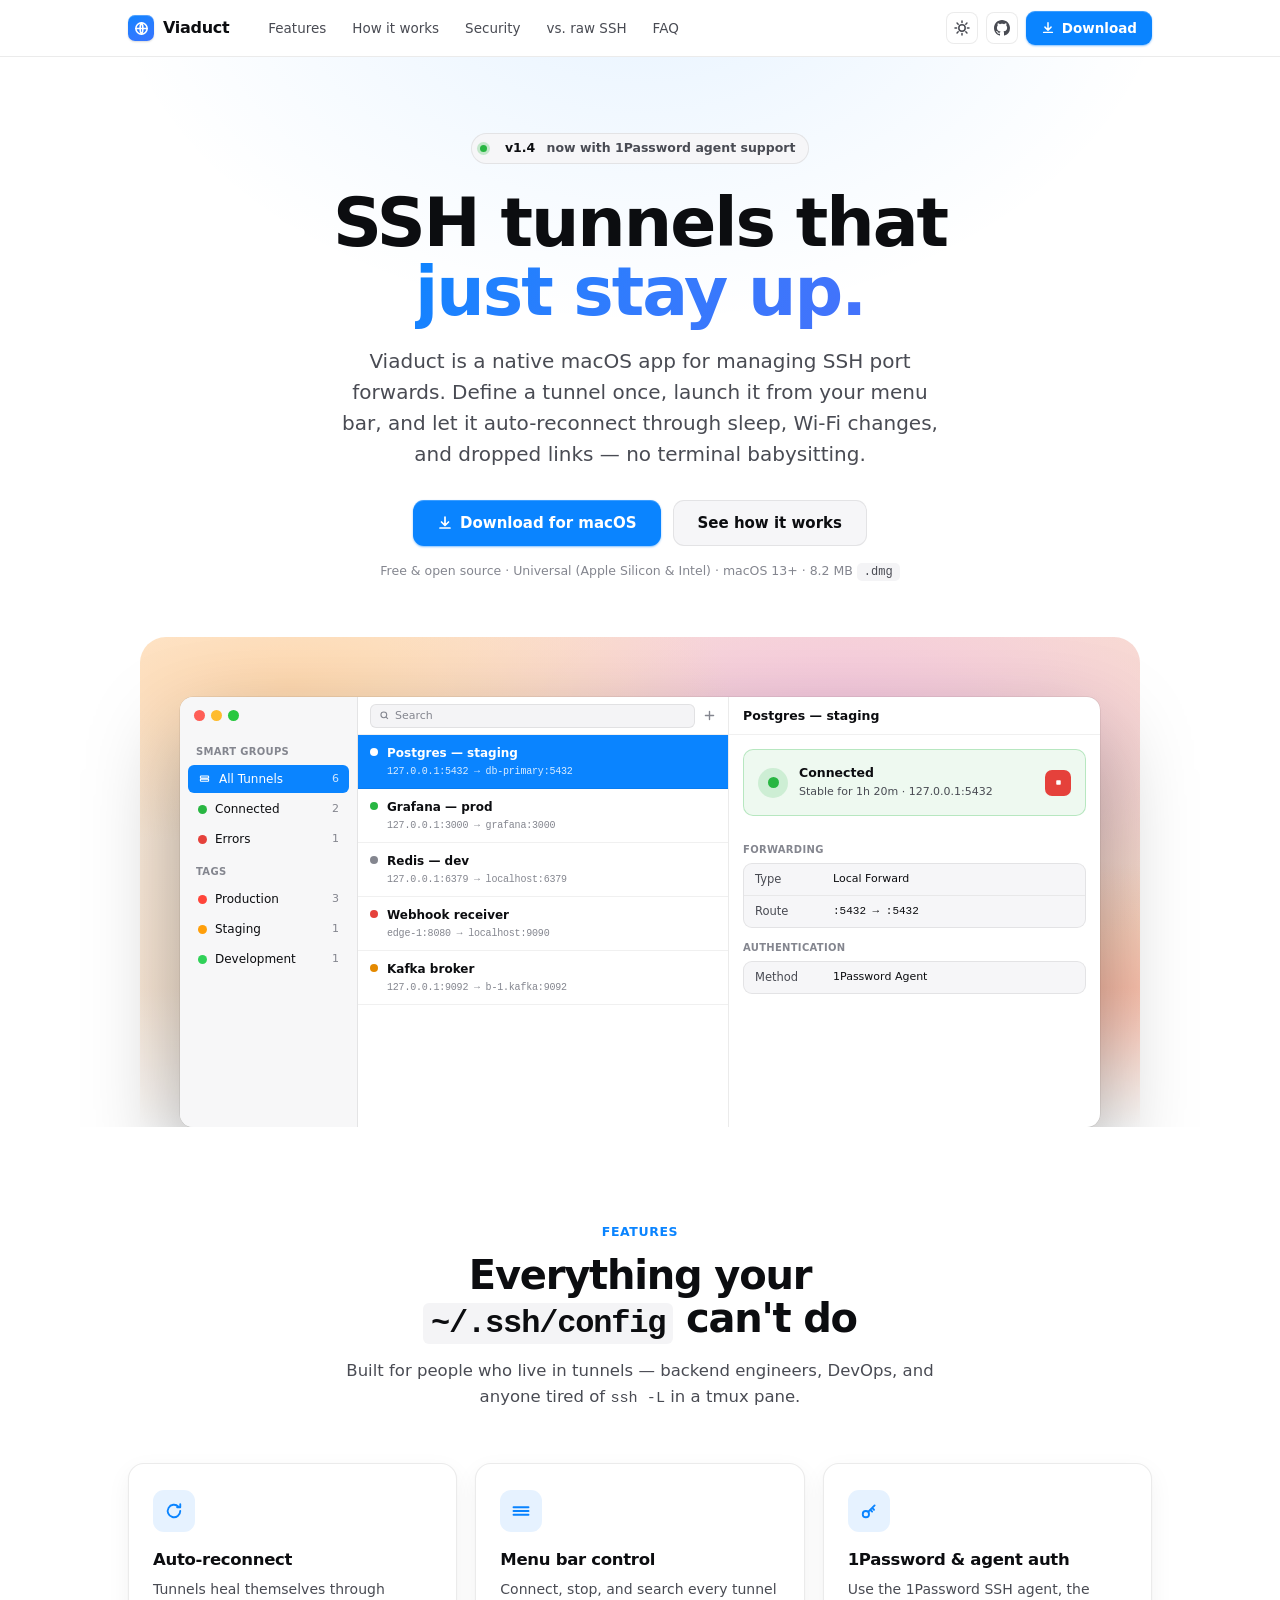
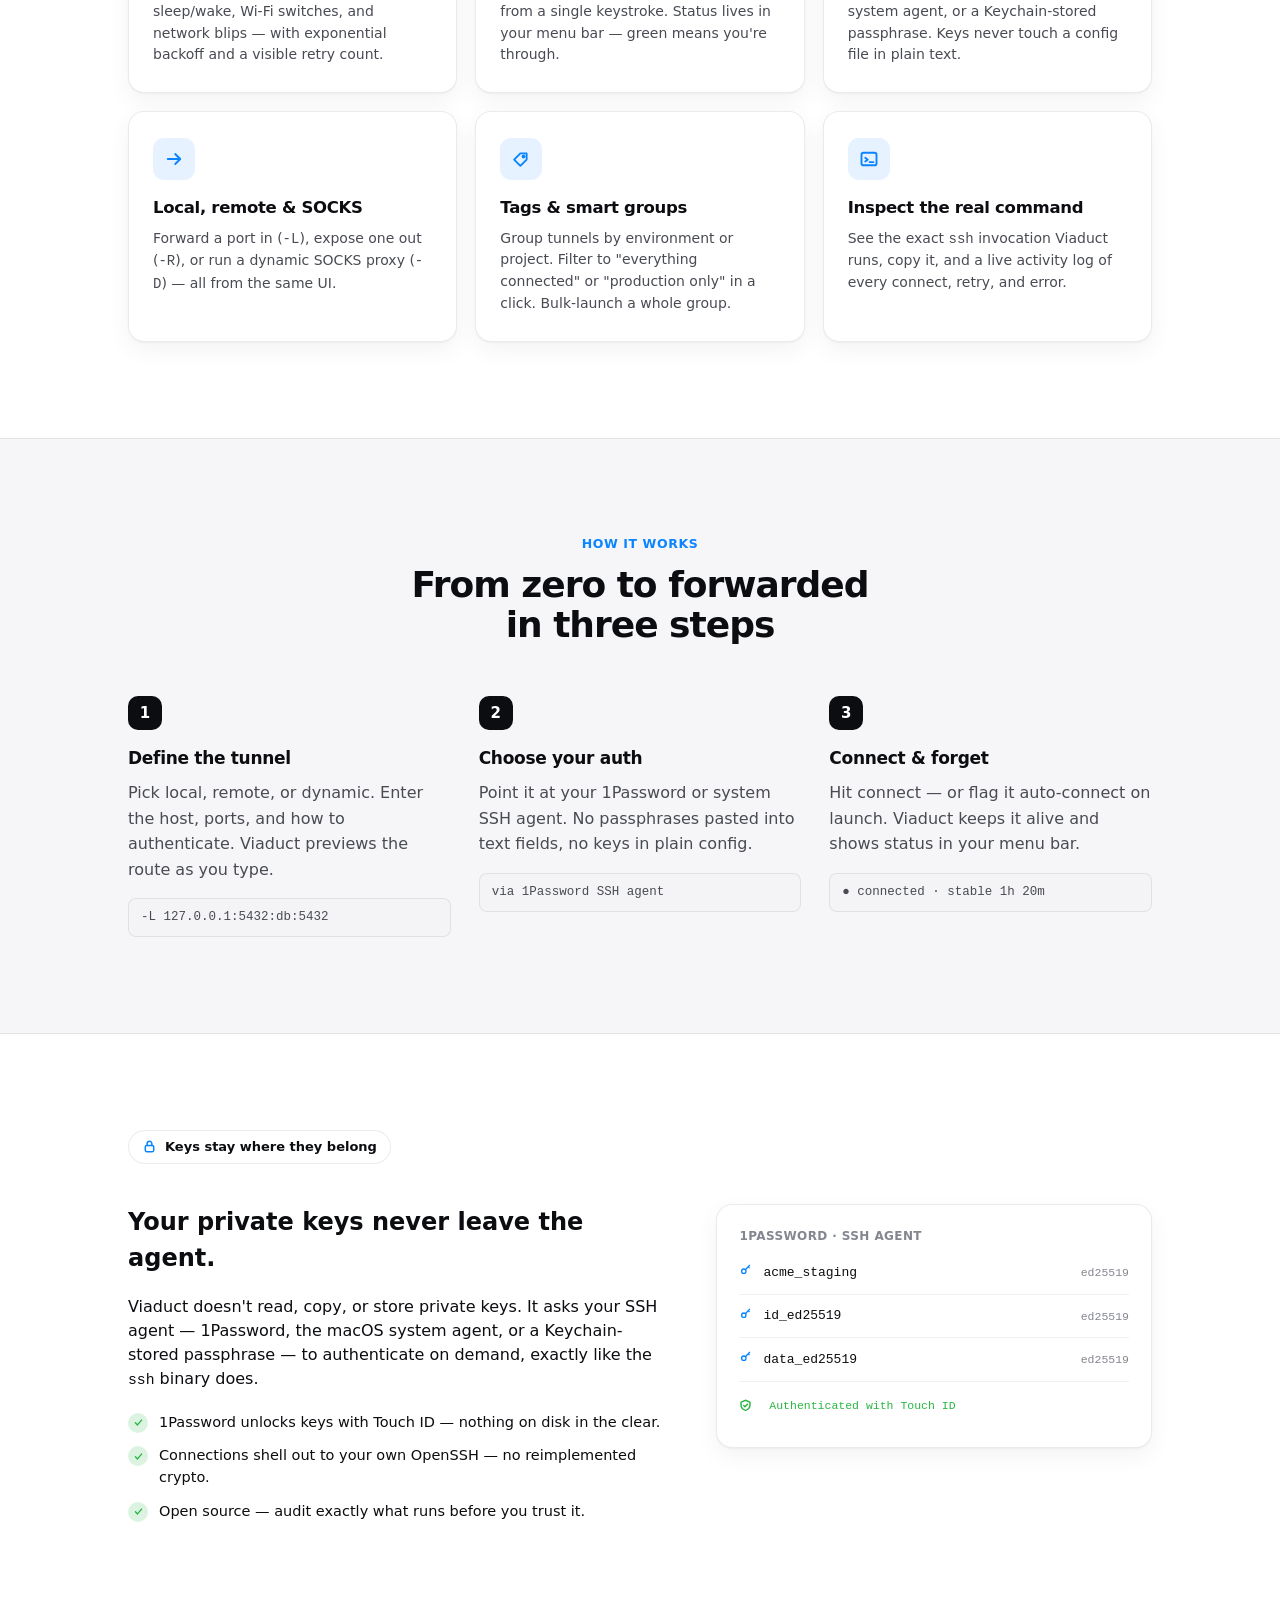
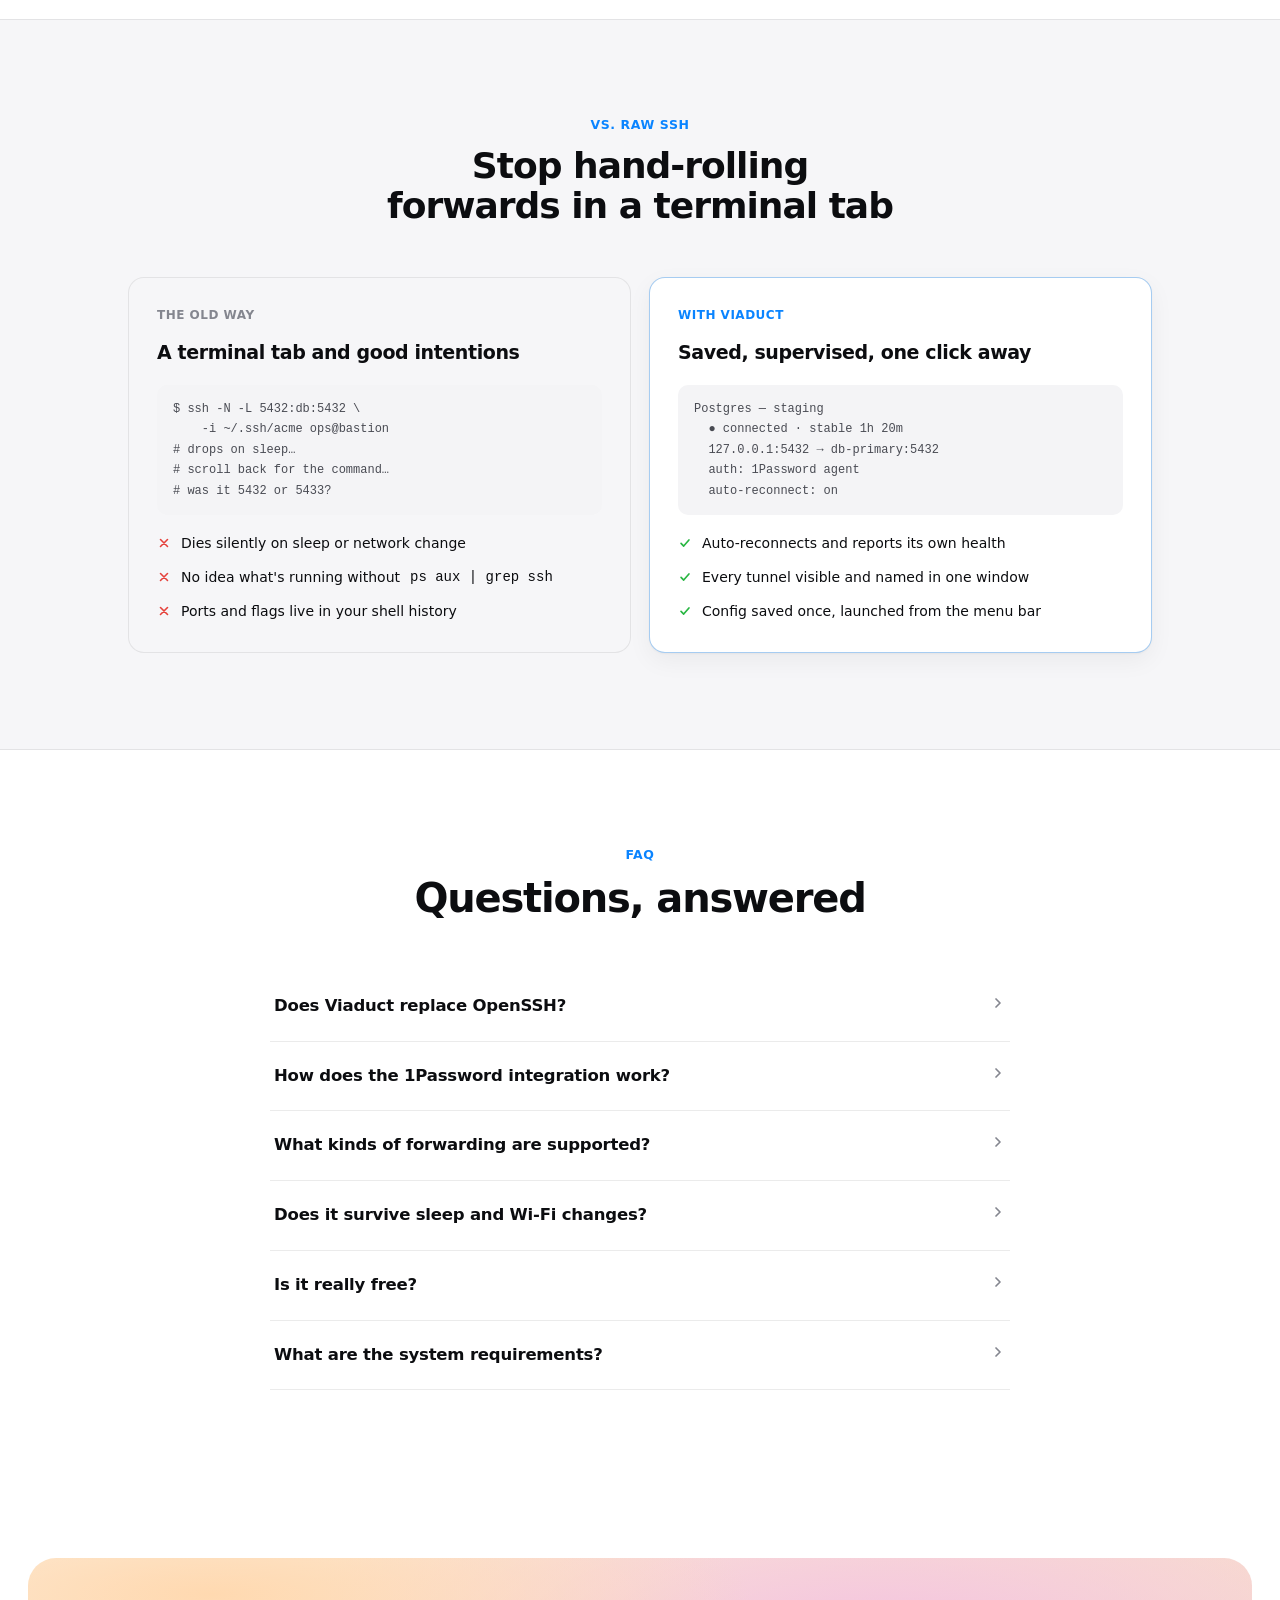
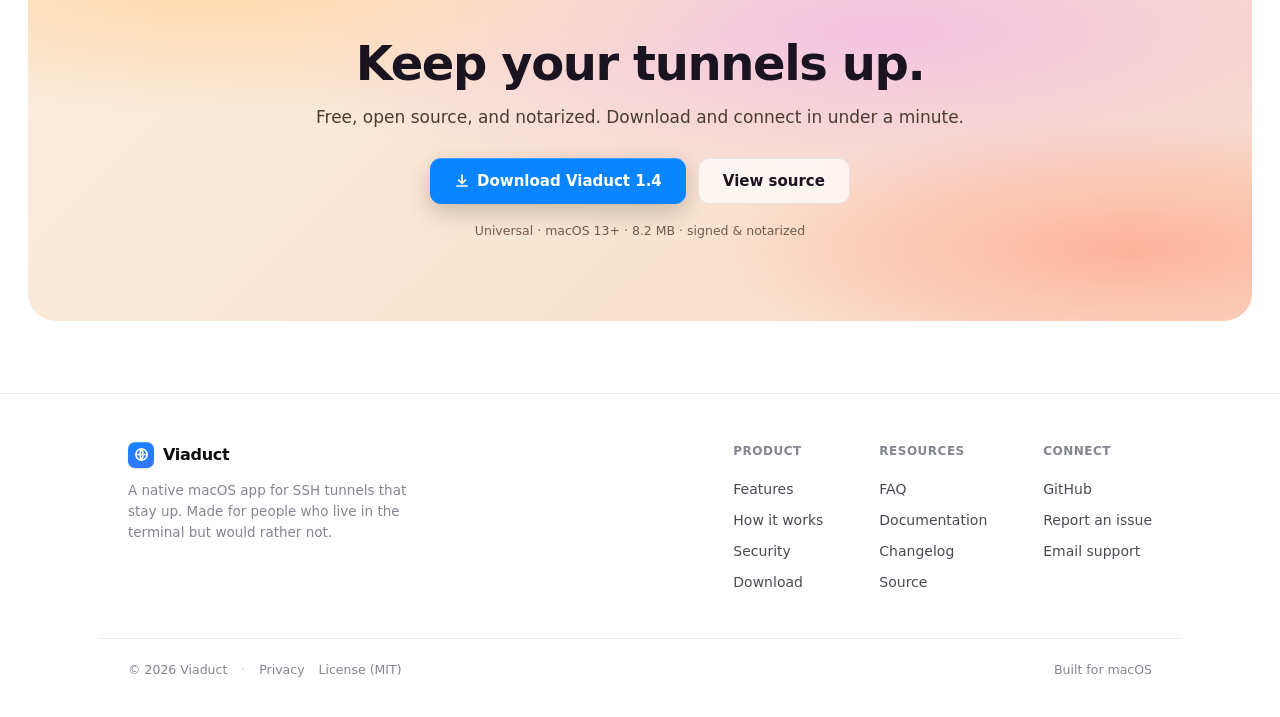
<file: docs/site/Viaduct Website.html>
<!DOCTYPE html>
<html lang="en">
<head>
<meta charset="UTF-8">
<meta name="viewport" content="width=device-width, initial-scale=1.0">
<title>Viaduct — SSH tunnels that just stay up</title>
<meta name="description" content="A native macOS app for managing SSH tunnels. Define once, connect from your menu bar, and let Viaduct keep them alive — with 1Password and SSH-agent auth built in.">
<link rel="stylesheet" href="styles.css">
</head>
<body>

<!-- ── Nav ─────────────────────────────────────── -->
<nav class="nav">
  <div class="nav-in">
    <a class="brand" href="#top">
      <span class="brand-mark">
        <svg width="15" height="15" viewBox="0 0 16 16" fill="none" stroke="currentColor" stroke-width="1.7" stroke-linecap="round" stroke-linejoin="round">
          <circle cx="8" cy="8" r="6"/><path d="M2 8h12M8 2c2 2.2 2 9.8 0 12M8 2C6 4.2 6 11.8 8 14"/>
        </svg>
      </span>
      Viaduct
    </a>
    <div class="nav-links">
      <a href="#features">Features</a>
      <a href="#how">How it works</a>
      <a href="#security">Security</a>
      <a href="#compare">vs. raw SSH</a>
      <a href="#faq">FAQ</a>
    </div>
    <div class="nav-right">
      <button class="icon-btn" id="theme-toggle" title="Toggle theme" aria-label="Toggle theme">
        <svg class="ic-sun" width="16" height="16" viewBox="0 0 16 16" fill="none" stroke="currentColor" stroke-width="1.5" stroke-linecap="round">
          <circle cx="8" cy="8" r="3.2"/><path d="M8 1v1.6M8 13.4V15M15 8h-1.6M2.6 8H1M12.95 3.05l-1.13 1.13M4.18 11.82l-1.13 1.13M12.95 12.95l-1.13-1.13M4.18 4.18L3.05 3.05"/>
        </svg>
        <svg class="ic-moon" width="16" height="16" viewBox="0 0 16 16" fill="none" stroke="currentColor" stroke-width="1.5" stroke-linecap="round" stroke-linejoin="round" style="display:none">
          <path d="M13.5 9.5A5.5 5.5 0 016.5 2.5 5.5 5.5 0 1013.5 9.5z"/>
        </svg>
      </button>
      <a href="https://github.com" target="_blank" rel="noopener" class="icon-btn" title="GitHub" aria-label="GitHub">
        <svg width="16" height="16" viewBox="0 0 16 16" fill="currentColor"><path d="M8 0C3.58 0 0 3.58 0 8c0 3.54 2.29 6.53 5.47 7.59.4.07.55-.17.55-.38 0-.19-.01-.82-.01-1.49-2.01.37-2.53-.49-2.69-.94-.09-.23-.48-.94-.82-1.13-.28-.15-.68-.52-.01-.53.63-.01 1.08.58 1.23.82.72 1.21 1.87.87 2.33.66.07-.52.28-.87.51-1.07-1.78-.2-3.64-.89-3.64-3.95 0-.87.31-1.59.82-2.15-.08-.2-.36-1.02.08-2.12 0 0 .67-.21 2.2.82.64-.18 1.32-.27 2-.27.68 0 1.36.09 2 .27 1.53-1.04 2.2-.82 2.2-.82.44 1.1.16 1.92.08 2.12.51.56.82 1.27.82 2.15 0 3.07-1.87 3.75-3.65 3.95.29.25.54.73.54 1.48 0 1.07-.01 1.93-.01 2.2 0 .21.15.46.55.38A8.01 8.01 0 0016 8c0-4.42-3.58-8-8-8z"/></svg>
      </a>
      <a href="#download" class="btn btn-primary">
        <svg width="14" height="14" viewBox="0 0 16 16" fill="none" stroke="currentColor" stroke-width="1.7" stroke-linecap="round" stroke-linejoin="round"><path d="M8 2v8M4.5 7L8 10.5 11.5 7M3 13h10"/></svg>
        Download
      </a>
    </div>
  </div>
</nav>

<a id="top"></a>

<!-- ── Hero ────────────────────────────────────── -->
<header class="hero">
  <div class="hero-glow"></div>
  <div class="wrap hero-in">
    <span class="pill"><span class="dot"></span>&nbsp;<b>v1.4</b>&nbsp;now with 1Password agent support</span>
    <h1 class="hero-title">SSH tunnels that<br><span class="grad">just stay up.</span></h1>
    <p class="hero-sub">Viaduct is a native macOS app for managing SSH port forwards. Define a tunnel once, launch it from your menu bar, and let it auto-reconnect through sleep, Wi-Fi changes, and dropped links — no terminal babysitting.</p>
    <div class="hero-cta">
      <a href="#download" class="btn btn-primary btn-lg">
        <svg width="16" height="16" viewBox="0 0 16 16" fill="none" stroke="currentColor" stroke-width="1.7" stroke-linecap="round" stroke-linejoin="round"><path d="M8 2v8M4.5 7L8 10.5 11.5 7M3 13h10"/></svg>
        Download for macOS
      </a>
      <a href="#how" class="btn btn-ghost btn-lg">See how it works</a>
    </div>
    <p class="cta-note">Free &amp; open source · Universal (Apple Silicon &amp; Intel) · macOS 13+ · 8.2 MB <code>.dmg</code></p>
  </div>

  <!-- App window mockup -->
  <div class="stage">
    <div class="appwin">
      <!-- sidebar -->
      <aside class="mw-side">
        <div class="mw-tl"><span style="background:#FF5F57"></span><span style="background:#FEBC2E"></span><span style="background:#28C840"></span></div>
        <div class="mw-shead">Smart Groups</div>
        <div class="mw-sitem sel"><span style="width:13px;height:13px;display:grid;place-items:center"><svg width="11" height="11" viewBox="0 0 16 16" fill="none" stroke="#fff" stroke-width="1.6"><rect x="2" y="3" width="12" height="3" rx="1"/><rect x="2" y="7.5" width="12" height="3" rx="1"/></svg></span>All Tunnels<span class="cnt">6</span></div>
        <div class="mw-sitem"><span class="sd" style="background:var(--success)"></span>Connected<span class="cnt">2</span></div>
        <div class="mw-sitem"><span class="sd" style="background:var(--danger)"></span>Errors<span class="cnt">1</span></div>
        <div class="mw-shead">Tags</div>
        <div class="mw-sitem"><span class="sd" style="background:#FF453A"></span>Production<span class="cnt">3</span></div>
        <div class="mw-sitem"><span class="sd" style="background:#FF9F0A"></span>Staging<span class="cnt">1</span></div>
        <div class="mw-sitem"><span class="sd" style="background:#30D158"></span>Development<span class="cnt">1</span></div>
      </aside>
      <!-- main -->
      <div class="mw-main">
        <div class="mw-list">
          <div class="mw-ltool">
            <div class="mw-search">
              <svg width="11" height="11" viewBox="0 0 16 16" fill="none" stroke="currentColor" stroke-width="1.6"><circle cx="7" cy="7" r="4.2"/><path d="M10 10l3 3"/></svg>
              Search
            </div>
            <svg width="13" height="13" viewBox="0 0 16 16" fill="none" stroke="var(--ink-3)" stroke-width="1.7" stroke-linecap="round"><path d="M8 3v10M3 8h10"/></svg>
          </div>
          <div class="mw-row sel">
            <span class="sd" style="background:#fff"></span>
            <div><div class="nm">Postgres — staging</div><div class="rt">127.0.0.1:5432 → db-primary:5432</div></div>
          </div>
          <div class="mw-row">
            <span class="sd" style="background:var(--success)"></span>
            <div><div class="nm">Grafana — prod</div><div class="rt">127.0.0.1:3000 → grafana:3000</div></div>
          </div>
          <div class="mw-row">
            <span class="sd" style="background:var(--ink-3)"></span>
            <div><div class="nm">Redis — dev</div><div class="rt">127.0.0.1:6379 → localhost:6379</div></div>
          </div>
          <div class="mw-row">
            <span class="sd" style="background:var(--danger)"></span>
            <div><div class="nm">Webhook receiver</div><div class="rt">edge-1:8080 → localhost:9090</div></div>
          </div>
          <div class="mw-row">
            <span class="sd" style="background:var(--warn)"></span>
            <div><div class="nm">Kafka broker</div><div class="rt">127.0.0.1:9092 → b-1.kafka:9092</div></div>
          </div>
        </div>
        <div class="mw-detail">
          <div class="mw-dtool"><span class="nm">Postgres — staging</span></div>
          <div class="mw-banner" style="background:color-mix(in srgb, var(--success) 8%, transparent); border:0.5px solid color-mix(in srgb, var(--success) 28%, transparent)">
            <span class="ic" style="background:color-mix(in srgb, var(--success) 16%, transparent)"><span class="sd" style="width:11px;height:11px;border-radius:50%;background:var(--success)"></span></span>
            <div><div class="t1">Connected</div><div class="t2">Stable for 1h 20m · 127.0.0.1:5432</div></div>
            <span class="play" style="background:var(--danger)"><svg width="9" height="9" viewBox="0 0 16 16" fill="#fff"><rect x="4" y="4" width="8" height="8" rx="1.2"/></svg></span>
          </div>
          <div class="mw-kv">
            <div class="k">Forwarding</div>
            <div class="box">
              <div class="line"><span class="lbl">Type</span><span class="val" style="font-family:var(--font)">Local Forward</span></div>
              <div class="line"><span class="lbl">Route</span><span class="val">:5432 → :5432</span></div>
            </div>
            <div class="k">Authentication</div>
            <div class="box">
              <div class="line"><span class="lbl">Method</span><span class="val" style="font-family:var(--font)">1Password Agent</span></div>
            </div>
          </div>
        </div>
      </div>
    </div>
  </div>
</header>

<!-- ── Features ────────────────────────────────── -->
<section id="features" class="pad">
  <div class="wrap">
    <div class="section-head">
      <div class="eyebrow">Features</div>
      <h2 class="sh">Everything your <code style="font-family:var(--mono);font-size:0.8em;background:var(--code-bg);padding:2px 8px;border-radius:6px">~/.ssh/config</code> can't do</h2>
      <p class="sh-sub">Built for people who live in tunnels — backend engineers, DevOps, and anyone tired of <span style="font-family:var(--mono);font-size:0.92em">ssh -L</span> in a tmux pane.</p>
    </div>
    <div class="feat-grid">
      <div class="feat">
        <div class="feat-ico"><svg width="20" height="20" viewBox="0 0 16 16" fill="none" stroke="currentColor" stroke-width="1.5" stroke-linecap="round" stroke-linejoin="round"><path d="M13 8a5 5 0 11-1.46-3.54M13 2.5V5H10.5"/></svg></div>
        <h3>Auto-reconnect</h3>
        <p>Tunnels heal themselves through sleep/wake, Wi-Fi switches, and network blips — with exponential backoff and a visible retry count.</p>
      </div>
      <div class="feat">
        <div class="feat-ico"><svg width="20" height="20" viewBox="0 0 16 16" fill="none" stroke="currentColor" stroke-width="1.5" stroke-linecap="round" stroke-linejoin="round"><path d="M2 5h12M2 8h12M2 11h12"/></svg></div>
        <h3>Menu bar control</h3>
        <p>Connect, stop, and search every tunnel from a single keystroke. Status lives in your menu bar — green means you're through.</p>
      </div>
      <div class="feat">
        <div class="feat-ico"><svg width="20" height="20" viewBox="0 0 16 16" fill="none" stroke="currentColor" stroke-width="1.5" stroke-linecap="round" stroke-linejoin="round"><circle cx="5.5" cy="10.5" r="2.5"/><path d="M7.5 8.5l5-5M10.5 5.5l1.5 1.5M9 7l1.5 1.5"/></svg></div>
        <h3>1Password &amp; agent auth</h3>
        <p>Use the 1Password SSH agent, the system agent, or a Keychain-stored passphrase. Keys never touch a config file in plain text.</p>
      </div>
      <div class="feat">
        <div class="feat-ico"><svg width="20" height="20" viewBox="0 0 16 16" fill="none" stroke="currentColor" stroke-width="1.5" stroke-linecap="round" stroke-linejoin="round"><path d="M3 8h10M9 4l4 4-4 4"/></svg></div>
        <h3>Local, remote &amp; SOCKS</h3>
        <p>Forward a port in (<span style="font-family:var(--mono)">-L</span>), expose one out (<span style="font-family:var(--mono)">-R</span>), or run a dynamic SOCKS proxy (<span style="font-family:var(--mono)">-D</span>) — all from the same UI.</p>
      </div>
      <div class="feat">
        <div class="feat-ico"><svg width="20" height="20" viewBox="0 0 16 16" fill="none" stroke="currentColor" stroke-width="1.5" stroke-linecap="round" stroke-linejoin="round"><path d="M2.5 8.5L7.5 3.5h5v5l-5 5-5-5z"/><circle cx="10" cy="6" r=".8" fill="currentColor"/></svg></div>
        <h3>Tags &amp; smart groups</h3>
        <p>Group tunnels by environment or project. Filter to "everything connected" or "production only" in a click. Bulk-launch a whole group.</p>
      </div>
      <div class="feat">
        <div class="feat-ico"><svg width="20" height="20" viewBox="0 0 16 16" fill="none" stroke="currentColor" stroke-width="1.5" stroke-linecap="round" stroke-linejoin="round"><rect x="2" y="3" width="12" height="10" rx="1.5"/><path d="M5 7l2 1.5L5 10M8.5 10.5h3"/></svg></div>
        <h3>Inspect the real command</h3>
        <p>See the exact <span style="font-family:var(--mono)">ssh</span> invocation Viaduct runs, copy it, and a live activity log of every connect, retry, and error.</p>
      </div>
    </div>
  </div>
</section>

<!-- ── How it works ────────────────────────────── -->
<section id="how" class="band pad">
  <div class="wrap">
    <div class="section-head">
      <div class="eyebrow">How it works</div>
      <h2 class="sh">From zero to forwarded in three steps</h2>
    </div>
    <div class="steps">
      <div class="step">
        <div class="step-n">1</div>
        <h3>Define the tunnel</h3>
        <p>Pick local, remote, or dynamic. Enter the host, ports, and how to authenticate. Viaduct previews the route as you type.</p>
        <code class="code-chip">-L 127.0.0.1:5432:db:5432</code>
      </div>
      <div class="step">
        <div class="step-n">2</div>
        <h3>Choose your auth</h3>
        <p>Point it at your 1Password or system SSH agent. No passphrases pasted into text fields, no keys in plain config.</p>
        <code class="code-chip">via 1Password SSH agent</code>
      </div>
      <div class="step">
        <div class="step-n">3</div>
        <h3>Connect &amp; forget</h3>
        <p>Hit connect — or flag it auto-connect on launch. Viaduct keeps it alive and shows status in your menu bar.</p>
        <code class="code-chip">● connected · stable 1h 20m</code>
      </div>
    </div>
  </div>
</section>

<!-- ── Security / 1Password ────────────────────── -->
<section id="security" class="pad">
  <div class="wrap band-grid">
    <div>
      <div class="kbadge">
        <svg width="15" height="15" viewBox="0 0 16 16" fill="none" stroke="var(--accent)" stroke-width="1.6" stroke-linecap="round" stroke-linejoin="round"><rect x="3.5" y="7" width="9" height="6.5" rx="1.5"/><path d="M5.5 7V5a2.5 2.5 0 015 0v2"/></svg>
        Keys stay where they belong
      </div>
      <h2>Your private keys never leave the agent.</h2>
      <p>Viaduct doesn't read, copy, or store private keys. It asks your SSH agent — 1Password, the macOS system agent, or a Keychain-stored passphrase — to authenticate on demand, exactly like the <span style="font-family:var(--mono);font-size:0.92em">ssh</span> binary does.</p>
      <ul class="checklist">
        <li><span class="ck"><svg width="11" height="11" viewBox="0 0 16 16" fill="none" stroke="currentColor" stroke-width="2" stroke-linecap="round" stroke-linejoin="round"><path d="M3.5 8.5l3 3 6-7"/></svg></span>1Password unlocks keys with Touch ID — nothing on disk in the clear.</li>
        <li><span class="ck"><svg width="11" height="11" viewBox="0 0 16 16" fill="none" stroke="currentColor" stroke-width="2" stroke-linecap="round" stroke-linejoin="round"><path d="M3.5 8.5l3 3 6-7"/></svg></span>Connections shell out to your own OpenSSH — no reimplemented crypto.</li>
        <li><span class="ck"><svg width="11" height="11" viewBox="0 0 16 16" fill="none" stroke="currentColor" stroke-width="2" stroke-linecap="round" stroke-linejoin="round"><path d="M3.5 8.5l3 3 6-7"/></svg></span>Open source — audit exactly what runs before you trust it.</li>
      </ul>
    </div>
    <div class="vault">
      <div style="font-family:var(--font);font-size:12px;font-weight:650;color:var(--ink-3);text-transform:uppercase;letter-spacing:0.4px;margin-bottom:6px">1Password · SSH Agent</div>
      <div class="vault-row"><span class="lk"><svg width="14" height="14" viewBox="0 0 16 16" fill="none" stroke="currentColor" stroke-width="1.5"><circle cx="5.5" cy="10.5" r="2.5"/><path d="M7.5 8.5l5-5M10.5 5.5l1.5 1.5"/></svg></span><span class="nm">acme_staging</span><span class="meta">ed25519</span></div>
      <div class="vault-row"><span class="lk"><svg width="14" height="14" viewBox="0 0 16 16" fill="none" stroke="currentColor" stroke-width="1.5"><circle cx="5.5" cy="10.5" r="2.5"/><path d="M7.5 8.5l5-5M10.5 5.5l1.5 1.5"/></svg></span><span class="nm">id_ed25519</span><span class="meta">ed25519</span></div>
      <div class="vault-row"><span class="lk"><svg width="14" height="14" viewBox="0 0 16 16" fill="none" stroke="currentColor" stroke-width="1.5"><circle cx="5.5" cy="10.5" r="2.5"/><path d="M7.5 8.5l5-5M10.5 5.5l1.5 1.5"/></svg></span><span class="nm">data_ed25519</span><span class="meta">ed25519</span></div>
      <div class="vault-row" style="color:var(--success);font-size:11.5px;margin-top:4px"><svg width="13" height="13" viewBox="0 0 16 16" fill="none" stroke="currentColor" stroke-width="1.8" stroke-linecap="round"><path d="M8 1.5l5.5 2.4v3.6c0 3.2-2.2 5.6-5.5 6.5-3.3-.9-5.5-3.3-5.5-6.5V3.9z"/><path d="M5.8 8l1.6 1.6L10.4 6.5"/></svg>&nbsp;Authenticated with Touch ID</div>
    </div>
  </div>
</section>

<!-- ── Comparison ──────────────────────────────── -->
<section id="compare" class="band pad">
  <div class="wrap">
    <div class="section-head">
      <div class="eyebrow">vs. raw SSH</div>
      <h2 class="sh">Stop hand-rolling forwards in a terminal tab</h2>
    </div>
    <div class="cmp">
      <div class="cmp-card cmp-before">
        <div class="cmp-tag">The old way</div>
        <h3>A terminal tab and good intentions</h3>
        <div class="cmp-code">$ ssh -N -L 5432:db:5432 \
    -i ~/.ssh/acme ops@bastion
# drops on sleep…
# scroll back for the command…
# was it 5432 or 5433?</div>
        <ul class="cmp-list">
          <li><span class="mk x"><svg width="14" height="14" viewBox="0 0 16 16" fill="none" stroke="currentColor" stroke-width="1.8" stroke-linecap="round"><path d="M4 4l8 8M12 4l-8 8"/></svg></span>Dies silently on sleep or network change</li>
          <li><span class="mk x"><svg width="14" height="14" viewBox="0 0 16 16" fill="none" stroke="currentColor" stroke-width="1.8" stroke-linecap="round"><path d="M4 4l8 8M12 4l-8 8"/></svg></span>No idea what's running without <span style="font-family:var(--mono)">ps aux | grep ssh</span></li>
          <li><span class="mk x"><svg width="14" height="14" viewBox="0 0 16 16" fill="none" stroke="currentColor" stroke-width="1.8" stroke-linecap="round"><path d="M4 4l8 8M12 4l-8 8"/></svg></span>Ports and flags live in your shell history</li>
        </ul>
      </div>
      <div class="cmp-card cmp-after">
        <div class="cmp-tag">With Viaduct</div>
        <h3>Saved, supervised, one click away</h3>
        <div class="cmp-code">Postgres — staging
  ● connected · stable 1h 20m
  127.0.0.1:5432 → db-primary:5432
  auth: 1Password agent
  auto-reconnect: on</div>
        <ul class="cmp-list">
          <li><span class="mk v"><svg width="14" height="14" viewBox="0 0 16 16" fill="none" stroke="currentColor" stroke-width="1.9" stroke-linecap="round" stroke-linejoin="round"><path d="M3.5 8.5l3 3 6-7"/></svg></span>Auto-reconnects and reports its own health</li>
          <li><span class="mk v"><svg width="14" height="14" viewBox="0 0 16 16" fill="none" stroke="currentColor" stroke-width="1.9" stroke-linecap="round" stroke-linejoin="round"><path d="M3.5 8.5l3 3 6-7"/></svg></span>Every tunnel visible and named in one window</li>
          <li><span class="mk v"><svg width="14" height="14" viewBox="0 0 16 16" fill="none" stroke="currentColor" stroke-width="1.9" stroke-linecap="round" stroke-linejoin="round"><path d="M3.5 8.5l3 3 6-7"/></svg></span>Config saved once, launched from the menu bar</li>
        </ul>
      </div>
    </div>
  </div>
</section>

<!-- ── FAQ ─────────────────────────────────────── -->
<section id="faq" class="pad">
  <div class="wrap">
    <div class="section-head">
      <div class="eyebrow">FAQ</div>
      <h2 class="sh">Questions, answered</h2>
    </div>
    <div class="faq">
      <details class="q">
        <summary>Does Viaduct replace OpenSSH?<span class="chev"><svg width="16" height="16" viewBox="0 0 16 16" fill="none" stroke="currentColor" stroke-width="1.7" stroke-linecap="round" stroke-linejoin="round"><path d="M6 4l4 4-4 4"/></svg></span></summary>
        <div class="ans">No — it drives the <code>ssh</code> binary already installed on your Mac. There's no custom crypto and no separate daemon; Viaduct builds the right invocation, supervises the process, and shows you exactly what it ran.</div>
      </details>
      <details class="q">
        <summary>How does the 1Password integration work?<span class="chev"><svg width="16" height="16" viewBox="0 0 16 16" fill="none" stroke="currentColor" stroke-width="1.7" stroke-linecap="round" stroke-linejoin="round"><path d="M6 4l4 4-4 4"/></svg></span></summary>
        <div class="ans">Viaduct talks to whichever SSH agent you point it at via the <code>SSH_AUTH_SOCK</code> protocol. If that's the 1Password agent, your keys are unlocked with Touch ID at connect time and never stored by Viaduct.</div>
      </details>
      <details class="q">
        <summary>What kinds of forwarding are supported?<span class="chev"><svg width="16" height="16" viewBox="0 0 16 16" fill="none" stroke="currentColor" stroke-width="1.7" stroke-linecap="round" stroke-linejoin="round"><path d="M6 4l4 4-4 4"/></svg></span></summary>
        <div class="ans">Local (<code>-L</code>), remote (<code>-R</code>), and dynamic SOCKS (<code>-D</code>) forwards, with optional <code>ProxyJump</code> bastions and agent forwarding. Each tunnel can bind to localhost or any interface you choose.</div>
      </details>
      <details class="q">
        <summary>Does it survive sleep and Wi-Fi changes?<span class="chev"><svg width="16" height="16" viewBox="0 0 16 16" fill="none" stroke="currentColor" stroke-width="1.7" stroke-linecap="round" stroke-linejoin="round"><path d="M6 4l4 4-4 4"/></svg></span></summary>
        <div class="ans">Yes. Viaduct watches for wake and network-change events and reconnects with exponential backoff, surfacing the retry count so you always know what's happening.</div>
      </details>
      <details class="q">
        <summary>Is it really free?<span class="chev"><svg width="16" height="16" viewBox="0 0 16 16" fill="none" stroke="currentColor" stroke-width="1.7" stroke-linecap="round" stroke-linejoin="round"><path d="M6 4l4 4-4 4"/></svg></span></summary>
        <div class="ans">Free and open source. Download the signed, notarized <code>.dmg</code> below, or build it yourself from source. No account, no telemetry.</div>
      </details>
      <details class="q">
        <summary>What are the system requirements?<span class="chev"><svg width="16" height="16" viewBox="0 0 16 16" fill="none" stroke="currentColor" stroke-width="1.7" stroke-linecap="round" stroke-linejoin="round"><path d="M6 4l4 4-4 4"/></svg></span></summary>
        <div class="ans">macOS 13 Ventura or later, on Apple Silicon or Intel. The download is a universal binary — about 8 MB.</div>
      </details>
    </div>
  </div>
</section>

<!-- ── Final CTA ───────────────────────────────── -->
<section id="download" class="pad-sm">
  <div class="final">
    <div class="final-card">
      <h2>Keep your tunnels up.</h2>
      <p>Free, open source, and notarized. Download and connect in under a minute.</p>
      <div class="hero-cta">
        <a href="#" class="btn btn-primary btn-lg">
          <svg width="16" height="16" viewBox="0 0 16 16" fill="none" stroke="currentColor" stroke-width="1.7" stroke-linecap="round" stroke-linejoin="round"><path d="M8 2v8M4.5 7L8 10.5 11.5 7M3 13h10"/></svg>
          Download Viaduct 1.4
        </a>
        <a href="https://github.com" target="_blank" rel="noopener" class="btn btn-ghost btn-lg" style="background:rgba(255,255,255,0.7);color:#1a1320;border-color:rgba(0,0,0,0.08)">View source</a>
      </div>
      <p style="font-size:12.5px;margin:18px 0 0;opacity:0.8">Universal · macOS 13+ · 8.2 MB · signed &amp; notarized</p>
    </div>
  </div>
</section>

<!-- ── Footer ──────────────────────────────────── -->
<footer>
  <div class="wrap foot">
    <div class="foot-brand">
      <a class="brand" href="#top">
        <span class="brand-mark"><svg width="15" height="15" viewBox="0 0 16 16" fill="none" stroke="currentColor" stroke-width="1.7" stroke-linecap="round" stroke-linejoin="round"><circle cx="8" cy="8" r="6"/><path d="M2 8h12M8 2c2 2.2 2 9.8 0 12M8 2C6 4.2 6 11.8 8 14"/></svg></span>
        Viaduct
      </a>
      <p>A native macOS app for SSH tunnels that stay up. Made for people who live in the terminal but would rather not.</p>
    </div>
    <div class="foot-cols">
      <div class="foot-col">
        <h4>Product</h4>
        <a href="#features">Features</a>
        <a href="#how">How it works</a>
        <a href="#security">Security</a>
        <a href="#download">Download</a>
      </div>
      <div class="foot-col">
        <h4>Resources</h4>
        <a href="#faq">FAQ</a>
        <a href="https://github.com" target="_blank" rel="noopener">Documentation</a>
        <a href="https://github.com" target="_blank" rel="noopener">Changelog</a>
        <a href="https://github.com" target="_blank" rel="noopener">Source</a>
      </div>
      <div class="foot-col">
        <h4>Connect</h4>
        <a href="https://github.com" target="_blank" rel="noopener">GitHub</a>
        <a href="#">Report an issue</a>
        <a href="#">Email support</a>
      </div>
    </div>
  </div>
  <div class="foot-bottom">
    <span>© 2026 Viaduct</span>
    <span style="opacity:0.5">·</span>
    <a href="#">Privacy</a>
    <a href="#">License (MIT)</a>
    <span style="margin-left:auto">Built for macOS</span>
  </div>
</footer>

<script>
  // Theme toggle with persistence + system default
  (function () {
    const root = document.documentElement;
    const sun = document.querySelector('.ic-sun');
    const moon = document.querySelector('.ic-moon');
    const KEY = 'viaduct-theme';

    function apply(theme) {
      const dark = theme === 'dark';
      root.classList.toggle('dark', dark);
      if (sun)  sun.style.display  = dark ? 'none' : '';
      if (moon) moon.style.display = dark ? '' : 'none';
    }
    let saved = null;
    try { saved = localStorage.getItem(KEY); } catch (e) {}
    const initial = saved || (window.matchMedia && window.matchMedia('(prefers-color-scheme: dark)').matches ? 'dark' : 'light');
    apply(initial);

    document.getElementById('theme-toggle').addEventListener('click', function () {
      const next = root.classList.contains('dark') ? 'light' : 'dark';
      apply(next);
      try { localStorage.setItem(KEY, next); } catch (e) {}
    });
  })();
</script>
</body>
</html>
</file>
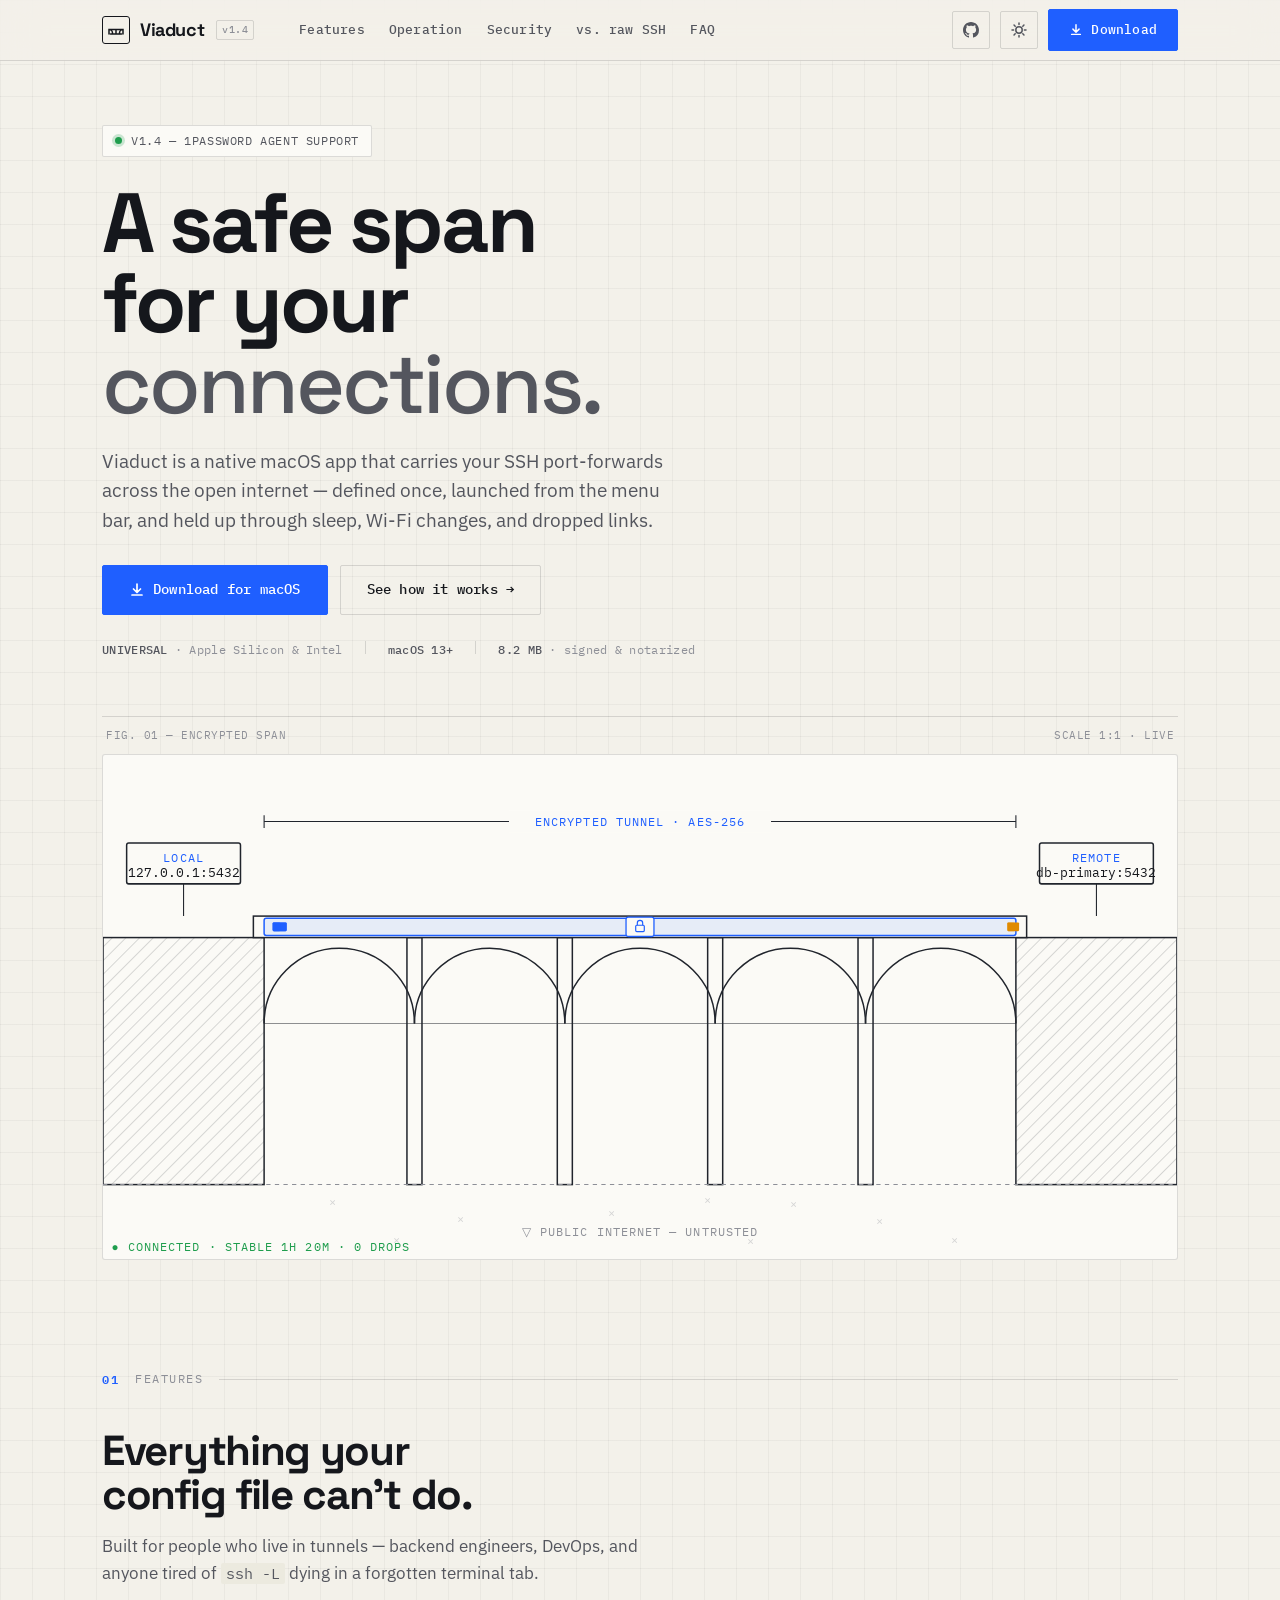
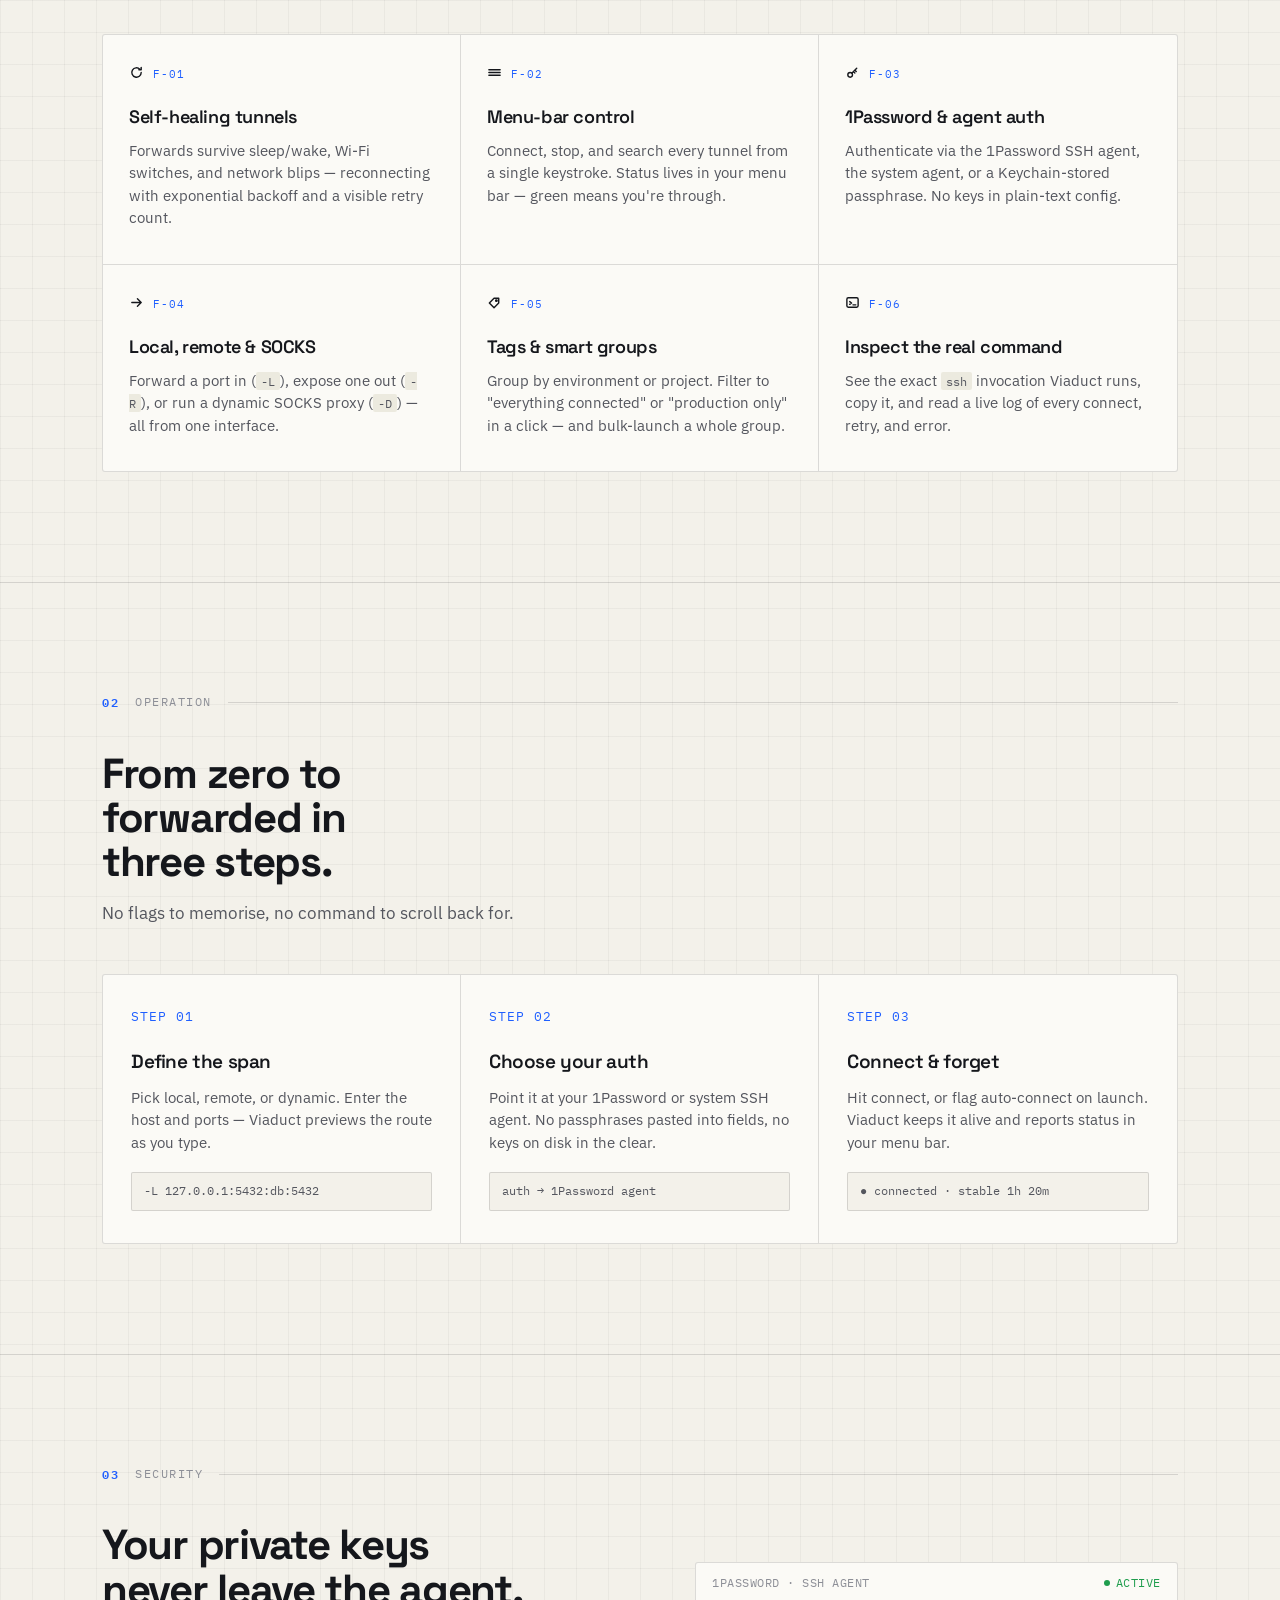
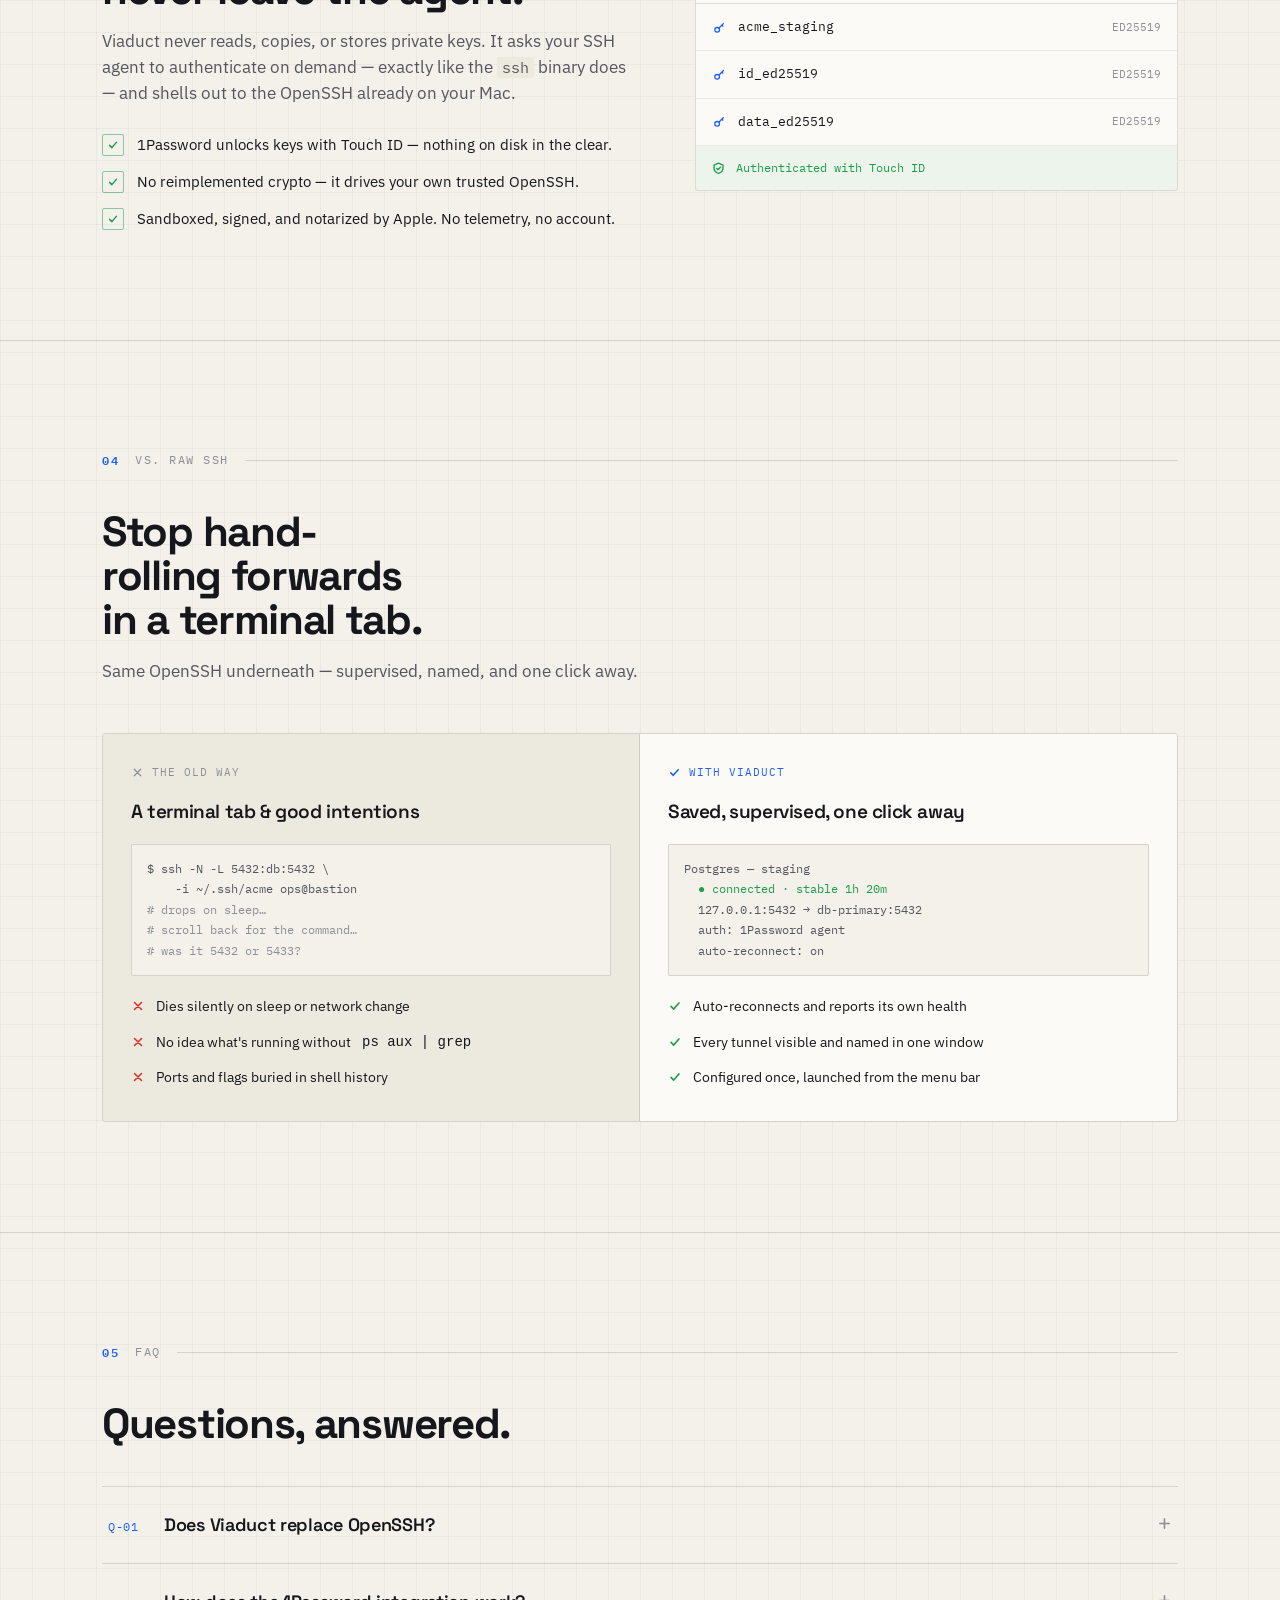
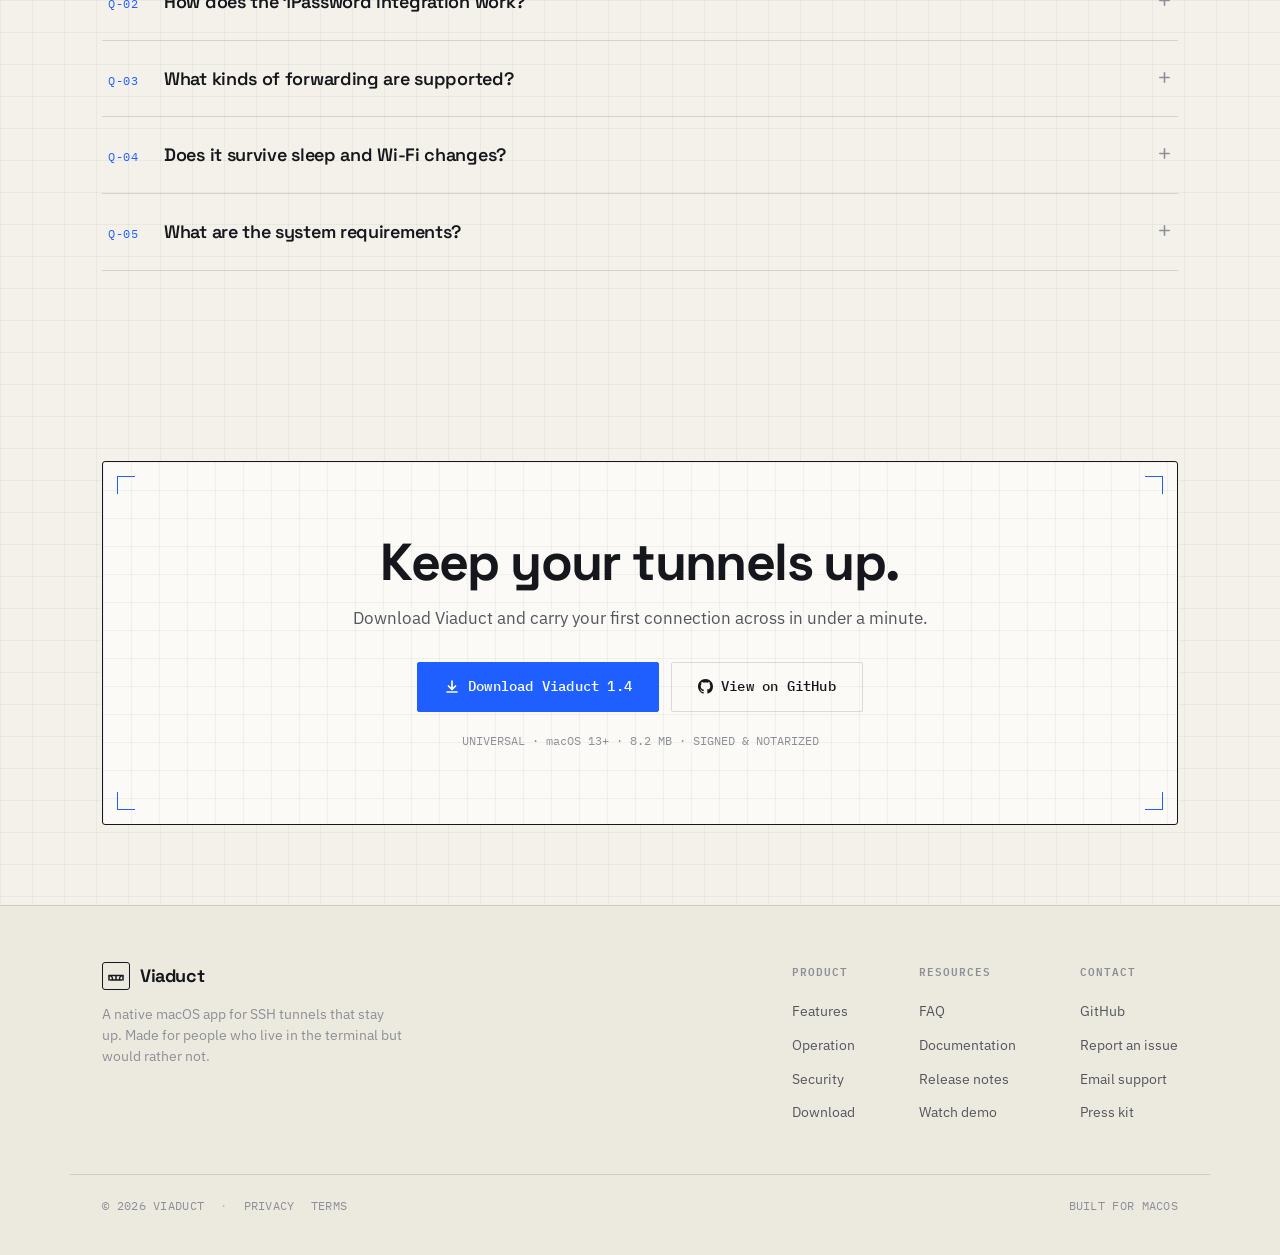
<file: docs/export/src/Viaduct Website v2.html>
<!DOCTYPE html>
<html lang="en">
<head>
<meta charset="UTF-8">
<meta name="viewport" content="width=device-width, initial-scale=1.0">
<title>Viaduct — A safe span for your connections</title>
<meta name="description" content="A native macOS app for SSH tunnels. Define a forward once, launch it from your menu bar, and let Viaduct carry your connection across the open internet — auto-reconnecting through sleep, Wi-Fi changes, and dropped links.">
<link rel="preconnect" href="https://fonts.googleapis.com">
<link rel="preconnect" href="https://fonts.gstatic.com" crossorigin>
<link href="https://fonts.googleapis.com/css2?family=Space+Grotesk:wght@500;600;700&family=IBM+Plex+Sans:wght@400;500;600&family=IBM+Plex+Mono:wght@400;500;600&display=swap" rel="stylesheet">
<link rel="stylesheet" href="styles-v2.css">
<style>
  /* diagram element styling (theme-aware via vars) */
  .d-line   { stroke: var(--struct); stroke-width: 1.4; fill: none; }
  .d-thin   { stroke: var(--struct); stroke-width: 1; fill: none; }
  .d-fill   { fill: var(--panel); stroke: var(--struct); stroke-width: 1.4; }
  .d-blue   { stroke: var(--blue); stroke-width: 1.4; fill: none; }
  .d-bluefill { stroke: var(--blue); stroke-width: 1.4; fill: var(--blue-soft); }
  .d-dash   { stroke: var(--ink-3); stroke-width: 1; fill: none; stroke-dasharray: 4 4; }
  .d-label  { font-family: var(--mono); fill: var(--ink-3); font-size: 11px; letter-spacing: 1px; }
  .d-label-i{ font-family: var(--mono); fill: var(--ink); font-size: 12px; }
  .d-label-b{ font-family: var(--mono); fill: var(--blue); font-size: 11px; letter-spacing: 1px; }
  .d-hatch line { stroke: var(--struct); stroke-width: 0.8; opacity: 0.5; }
  .noise { fill: var(--ink-3); opacity: 0.35; }
</style>
</head>
<body>

<template id="__bundler_thumbnail">
  <svg viewBox="0 0 400 400" xmlns="http://www.w3.org/2000/svg">
    <rect width="400" height="400" fill="#1f5fff"/>
    <g fill="none" stroke="#ffffff" stroke-width="6" stroke-linecap="round">
      <path d="M120 250V200a30 30 0 0 1 30 30v20M280 250V200a30 30 0 0 0-30 30v20M200 250V200M120 200h160M132 250h136"/>
    </g>
    <rect x="120" y="178" width="160" height="14" rx="3" fill="#ffffff"/>
    <text x="200" y="320" fill="#ffffff" font-family="monospace" font-size="34" font-weight="700" text-anchor="middle" letter-spacing="2">VIADUCT</text>
  </svg>
</template>

<!-- ── Nav ─────────────────────────────────────── -->
<nav class="nav">
  <div class="nav-in">
    <a class="brand" href="#top">
      <span class="brand-mark">
        <svg width="16" height="16" viewBox="0 0 16 16" fill="none" stroke="currentColor" stroke-width="1.5" stroke-linecap="round"><path d="M1 12V7.5A3.5 3.5 0 014.5 11v1M15 12V7.5A3.5 3.5 0 0011.5 11v1M8 12V7.5M1 7.5h14M2.5 12h11"/></svg>
      </span>
      Viaduct <span class="ver">v1.4</span>
    </a>
    <div class="nav-links">
      <a href="#features">Features</a>
      <a href="#how">Operation</a>
      <a href="#security">Security</a>
      <a href="#compare">vs. raw SSH</a>
      <a href="#faq">FAQ</a>
    </div>
    <div class="nav-right">
      <a href="https://github.com" target="_blank" rel="noopener" class="icon-btn" title="GitHub" aria-label="GitHub">
        <svg width="16" height="16" viewBox="0 0 16 16" fill="currentColor"><path d="M8 0C3.58 0 0 3.58 0 8c0 3.54 2.29 6.53 5.47 7.59.4.07.55-.17.55-.38 0-.19-.01-.82-.01-1.49-2.01.37-2.53-.49-2.69-.94-.09-.23-.48-.94-.82-1.13-.28-.15-.68-.52-.01-.53.63-.01 1.08.58 1.23.82.72 1.21 1.87.87 2.33.66.07-.52.28-.87.51-1.07-1.78-.2-3.64-.89-3.64-3.95 0-.87.31-1.59.82-2.15-.08-.2-.36-1.02.08-2.12 0 0 .67-.21 2.2.82.64-.18 1.32-.27 2-.27.68 0 1.36.09 2 .27 1.53-1.04 2.2-.82 2.2-.82.44 1.1.16 1.92.08 2.12.51.56.82 1.27.82 2.15 0 3.07-1.87 3.75-3.65 3.95.29.25.54.73.54 1.48 0 1.07-.01 1.93-.01 2.2 0 .21.15.46.55.38A8.01 8.01 0 0016 8c0-4.42-3.58-8-8-8z"/></svg>
      </a>
      <button class="icon-btn" id="theme-toggle" title="Toggle theme" aria-label="Toggle theme">
        <svg class="ic-sun" width="16" height="16" viewBox="0 0 16 16" fill="none" stroke="currentColor" stroke-width="1.5" stroke-linecap="round"><circle cx="8" cy="8" r="3.2"/><path d="M8 1v1.6M8 13.4V15M15 8h-1.6M2.6 8H1M12.95 3.05l-1.13 1.13M4.18 11.82l-1.13 1.13M12.95 12.95l-1.13-1.13M4.18 4.18L3.05 3.05"/></svg>
        <svg class="ic-moon" width="16" height="16" viewBox="0 0 16 16" fill="none" stroke="currentColor" stroke-width="1.5" stroke-linecap="round" stroke-linejoin="round" style="display:none"><path d="M13.5 9.5A5.5 5.5 0 016.5 2.5 5.5 5.5 0 1013.5 9.5z"/></svg>
      </button>
      <a href="#download" class="btn btn-primary">
        <svg width="14" height="14" viewBox="0 0 16 16" fill="none" stroke="currentColor" stroke-width="1.7" stroke-linecap="round" stroke-linejoin="round"><path d="M8 2v8M4.5 7L8 10.5 11.5 7M3 13h10"/></svg>
        Download
      </a>
    </div>
  </div>
</nav>

<a id="top"></a>

<!-- ── Hero ────────────────────────────────────── -->
<header class="hero">
  <div class="wrap">
    <span class="tag"><span class="dot"></span> v1.4 — 1Password agent support</span>
    <h1 class="hero-title">A safe span<br>for your <span class="thin">connections.</span></h1>
    <p class="hero-sub">Viaduct is a native macOS app that carries your SSH port-forwards across the open internet — defined once, launched from the menu bar, and held up through sleep, Wi-Fi changes, and dropped links.</p>
    <div class="hero-cta">
      <a href="#download" class="btn btn-primary btn-lg">
        <svg width="16" height="16" viewBox="0 0 16 16" fill="none" stroke="currentColor" stroke-width="1.7" stroke-linecap="round" stroke-linejoin="round"><path d="M8 2v8M4.5 7L8 10.5 11.5 7M3 13h10"/></svg>
        Download for macOS
      </a>
      <a href="#how" class="btn btn-ghost btn-lg">See how it works →</a>
    </div>
    <div class="spec-line">
      <span><b>UNIVERSAL</b> · Apple Silicon &amp; Intel</span>
      <span class="sep"></span>
      <span><b>macOS 13+</b></span>
      <span class="sep"></span>
      <span><b>8.2 MB</b> · signed &amp; notarized</span>
    </div>

    <!-- Viaduct diagram -->
    <figure class="diagram-shell" style="margin:56px 0 0">
      <figcaption class="diagram-meta">
        <span>FIG. 01 — ENCRYPTED SPAN</span>
        <span>SCALE 1:1 · LIVE</span>
      </figcaption>
      <svg class="diagram" viewBox="0 0 1000 470" role="img" aria-label="Diagram of an SSH tunnel drawn as a viaduct carrying encrypted packets from a local machine to a remote server across the public internet.">
        <defs>
          <pattern id="earth" width="9" height="9" patternUnits="userSpaceOnUse" patternTransform="rotate(45)">
            <line x1="0" y1="0" x2="0" y2="9" style="stroke:var(--struct);stroke-width:0.7;opacity:0.45"/>
          </pattern>
        </defs>

        <!-- top dimension line -->
        <g>
          <line class="d-thin" x1="150" y1="62" x2="850" y2="62"/>
          <line class="d-thin" x1="150" y1="56" x2="150" y2="68"/>
          <line class="d-thin" x1="850" y1="56" x2="850" y2="68"/>
          <rect x="378" y="52" width="244" height="20" style="fill:var(--panel)"/>
          <text class="d-label-b" x="500" y="66" text-anchor="middle">ENCRYPTED TUNNEL · AES-256</text>
        </g>

        <!-- abutments (land) -->
        <rect x="0"   y="170" width="150" height="230" class="d-fill"/>
        <rect x="0"   y="170" width="150" height="230" fill="url(#earth)" stroke="none"/>
        <rect x="850" y="170" width="150" height="230" class="d-fill"/>
        <rect x="850" y="170" width="150" height="230" fill="url(#earth)" stroke="none"/>

        <!-- piers -->
        <rect x="283" y="170" width="14" height="230" class="d-fill"/>
        <rect x="423" y="170" width="14" height="230" class="d-fill"/>
        <rect x="563" y="170" width="14" height="230" class="d-fill"/>
        <rect x="703" y="170" width="14" height="230" class="d-fill"/>

        <!-- arches (upper semicircles between supports) -->
        <path class="d-line" d="M150 250 A70 70 0 0 1 290 250"/>
        <path class="d-line" d="M290 250 A70 70 0 0 1 430 250"/>
        <path class="d-line" d="M430 250 A70 70 0 0 1 570 250"/>
        <path class="d-line" d="M570 250 A70 70 0 0 1 710 250"/>
        <path class="d-line" d="M710 250 A70 70 0 0 1 850 250"/>
        <!-- springing line -->
        <line class="d-thin" x1="150" y1="250" x2="850" y2="250" opacity="0.5"/>

        <!-- deck -->
        <rect x="140" y="150" width="720" height="20" class="d-fill"/>

        <!-- valley floor + public internet zone -->
        <line class="d-dash" x1="0" y1="400" x2="1000" y2="400"/>
        <text class="d-label" x="500" y="448" text-anchor="middle" style="fill:var(--ink-3)">▽ PUBLIC INTERNET — UNTRUSTED</text>
        <g class="noise" font-family="var(--mono)" font-size="11">
          <text x="210" y="420">×</text><text x="330" y="436">×</text><text x="270" y="455">×</text>
          <text x="640" y="422">×</text><text x="720" y="438">×</text><text x="600" y="456">×</text>
          <text x="470" y="430">×</text><text x="560" y="418">×</text><text x="790" y="455">×</text>
        </g>

        <!-- tunnel tube on deck -->
        <rect x="150" y="152" width="700" height="16" rx="2" class="d-bluefill"/>
        <!-- lock badge at midpoint -->
        <g transform="translate(500,160)">
          <rect x="-13" y="-9" width="26" height="18" rx="2" style="fill:var(--panel);stroke:var(--blue);stroke-width:1.2"/>
          <rect x="-4" y="-1.5" width="8" height="6" rx="1" style="fill:none;stroke:var(--blue);stroke-width:1.1"/>
          <path d="M-2.5 -1.5 V-3.5 a2.5 2.5 0 0 1 5 0 V-1.5" style="fill:none;stroke:var(--blue);stroke-width:1.1"/>
        </g>

        <!-- packets -->
        <g>
          <rect class="pkt pkt-r" x="158" y="156" width="13" height="8" rx="1" style="fill:var(--blue);animation-duration:3.0s;animation-delay:0s"/>
          <rect class="pkt pkt-r" x="158" y="156" width="13" height="8" rx="1" style="fill:var(--blue);animation-duration:3.0s;animation-delay:1.5s"/>
          <rect class="pkt pkt-r" x="158" y="156" width="7"  height="8" rx="1" style="fill:var(--blue);opacity:.6;animation-duration:3.0s;animation-delay:0.8s"/>
          <rect class="pkt pkt-l" x="842" y="156" width="11" height="8" rx="1" style="fill:var(--amber);animation-duration:3.4s;animation-delay:0.6s"/>
          <rect class="pkt pkt-l" x="842" y="156" width="7"  height="8" rx="1" style="fill:var(--amber);opacity:.6;animation-duration:3.4s;animation-delay:2.1s"/>
        </g>

        <!-- LOCAL node (left, on abutment) -->
        <g>
          <line class="d-thin" x1="75" y1="150" x2="75" y2="120"/>
          <rect x="22" y="82" width="106" height="38" rx="2" class="d-fill"/>
          <text class="d-label-b" x="75" y="100" text-anchor="middle">LOCAL</text>
          <text class="d-label-i" x="75" y="114" font-size="10.5" text-anchor="middle">127.0.0.1:5432</text>
        </g>

        <!-- REMOTE node (right, on abutment) -->
        <g>
          <line class="d-thin" x1="925" y1="150" x2="925" y2="120"/>
          <rect x="872" y="82" width="106" height="38" rx="2" class="d-fill"/>
          <text class="d-label-b" x="925" y="100" text-anchor="middle">REMOTE</text>
          <text class="d-label-i" x="925" y="114" font-size="10.5" text-anchor="middle">db-primary:5432</text>
        </g>

        <!-- status readout bottom-left -->
        <text class="d-label" x="8" y="462" style="fill:var(--success)">● CONNECTED · STABLE 1H 20M · 0 DROPS</text>
      </svg>
    </figure>
  </div>
</header>

<!-- ── Features ────────────────────────────────── -->
<section id="features" class="pad">
  <div class="wrap">
    <div class="sec-label"><span class="num">01</span> Features <span class="rule"></span></div>
    <h2 class="sec-h">Everything your config file can't do.</h2>
    <p class="sec-sub" style="margin-bottom:48px">Built for people who live in tunnels — backend engineers, DevOps, and anyone tired of <code>ssh -L</code> dying in a forgotten terminal tab.</p>
    <div class="sheet">
      <div class="cell">
        <div class="cell-id"><span class="ico"><svg width="15" height="15" viewBox="0 0 16 16" fill="none" stroke="currentColor" stroke-width="1.5" stroke-linecap="round" stroke-linejoin="round"><path d="M13 8a5 5 0 11-1.46-3.54M13 2.5V5H10.5"/></svg></span>F-01</div>
        <h3>Self-healing tunnels</h3>
        <p>Forwards survive sleep/wake, Wi-Fi switches, and network blips — reconnecting with exponential backoff and a visible retry count.</p>
      </div>
      <div class="cell">
        <div class="cell-id"><span class="ico"><svg width="15" height="15" viewBox="0 0 16 16" fill="none" stroke="currentColor" stroke-width="1.5" stroke-linecap="round"><path d="M2 5h12M2 8h12M2 11h12"/></svg></span>F-02</div>
        <h3>Menu-bar control</h3>
        <p>Connect, stop, and search every tunnel from a single keystroke. Status lives in your menu bar — green means you're through.</p>
      </div>
      <div class="cell">
        <div class="cell-id"><span class="ico"><svg width="15" height="15" viewBox="0 0 16 16" fill="none" stroke="currentColor" stroke-width="1.5" stroke-linecap="round" stroke-linejoin="round"><circle cx="5.5" cy="10.5" r="2.5"/><path d="M7.5 8.5l5-5M10.5 5.5l1.5 1.5M9 7l1.5 1.5"/></svg></span>F-03</div>
        <h3>1Password &amp; agent auth</h3>
        <p>Authenticate via the 1Password SSH agent, the system agent, or a Keychain-stored passphrase. No keys in plain-text config.</p>
      </div>
      <div class="cell">
        <div class="cell-id"><span class="ico"><svg width="15" height="15" viewBox="0 0 16 16" fill="none" stroke="currentColor" stroke-width="1.5" stroke-linecap="round" stroke-linejoin="round"><path d="M3 8h10M9 4l4 4-4 4"/></svg></span>F-04</div>
        <h3>Local, remote &amp; SOCKS</h3>
        <p>Forward a port in (<code>-L</code>), expose one out (<code>-R</code>), or run a dynamic SOCKS proxy (<code>-D</code>) — all from one interface.</p>
      </div>
      <div class="cell">
        <div class="cell-id"><span class="ico"><svg width="15" height="15" viewBox="0 0 16 16" fill="none" stroke="currentColor" stroke-width="1.5" stroke-linecap="round" stroke-linejoin="round"><path d="M2.5 8.5L7.5 3.5h5v5l-5 5-5-5z"/><circle cx="10" cy="6" r=".8" fill="currentColor"/></svg></span>F-05</div>
        <h3>Tags &amp; smart groups</h3>
        <p>Group by environment or project. Filter to "everything connected" or "production only" in a click — and bulk-launch a whole group.</p>
      </div>
      <div class="cell">
        <div class="cell-id"><span class="ico"><svg width="15" height="15" viewBox="0 0 16 16" fill="none" stroke="currentColor" stroke-width="1.5" stroke-linecap="round" stroke-linejoin="round"><rect x="2" y="3" width="12" height="10" rx="1.5"/><path d="M5 7l2 1.5L5 10M8.5 10.5h3"/></svg></span>F-06</div>
        <h3>Inspect the real command</h3>
        <p>See the exact <code>ssh</code> invocation Viaduct runs, copy it, and read a live log of every connect, retry, and error.</p>
      </div>
    </div>
  </div>
</section>

<div class="divider"></div>

<!-- ── How it works ────────────────────────────── -->
<section id="how" class="pad">
  <div class="wrap">
    <div class="sec-label"><span class="num">02</span> Operation <span class="rule"></span></div>
    <h2 class="sec-h">From zero to forwarded in three steps.</h2>
    <p class="sec-sub" style="margin-bottom:48px">No flags to memorise, no command to scroll back for.</p>
    <div class="steps">
      <div class="step">
        <div class="bignum">STEP 01</div>
        <h3>Define the span</h3>
        <p>Pick local, remote, or dynamic. Enter the host and ports — Viaduct previews the route as you type.</p>
        <code class="chip">-L 127.0.0.1:5432:db:5432</code>
      </div>
      <div class="step">
        <div class="bignum">STEP 02</div>
        <h3>Choose your auth</h3>
        <p>Point it at your 1Password or system SSH agent. No passphrases pasted into fields, no keys on disk in the clear.</p>
        <code class="chip">auth → 1Password agent</code>
      </div>
      <div class="step">
        <div class="bignum">STEP 03</div>
        <h3>Connect &amp; forget</h3>
        <p>Hit connect, or flag auto-connect on launch. Viaduct keeps it alive and reports status in your menu bar.</p>
        <code class="chip">● connected · stable 1h 20m</code>
      </div>
    </div>
  </div>
</section>

<div class="divider"></div>

<!-- ── Security ────────────────────────────────── -->
<section id="security" class="pad">
  <div class="wrap">
    <div class="sec-label"><span class="num">03</span> Security <span class="rule"></span></div>
    <div class="two">
      <div>
        <h2 class="sec-h" style="max-width:18ch">Your private keys never leave the agent.</h2>
        <p class="sec-sub">Viaduct never reads, copies, or stores private keys. It asks your SSH agent to authenticate on demand — exactly like the <code>ssh</code> binary does — and shells out to the OpenSSH already on your Mac.</p>
        <ul class="checklist">
          <li><span class="ck"><svg width="12" height="12" viewBox="0 0 16 16" fill="none" stroke="currentColor" stroke-width="2" stroke-linecap="round" stroke-linejoin="round"><path d="M3.5 8.5l3 3 6-7"/></svg></span>1Password unlocks keys with Touch ID — nothing on disk in the clear.</li>
          <li><span class="ck"><svg width="12" height="12" viewBox="0 0 16 16" fill="none" stroke="currentColor" stroke-width="2" stroke-linecap="round" stroke-linejoin="round"><path d="M3.5 8.5l3 3 6-7"/></svg></span>No reimplemented crypto — it drives your own trusted OpenSSH.</li>
          <li><span class="ck"><svg width="12" height="12" viewBox="0 0 16 16" fill="none" stroke="currentColor" stroke-width="2" stroke-linecap="round" stroke-linejoin="round"><path d="M3.5 8.5l3 3 6-7"/></svg></span>Sandboxed, signed, and notarized by Apple. No telemetry, no account.</li>
        </ul>
      </div>
      <div class="channel">
        <div class="channel-bar">
          1PASSWORD · SSH AGENT
          <span class="live"><span class="d"></span> ACTIVE</span>
        </div>
        <div class="crow"><span class="lk"><svg width="15" height="15" viewBox="0 0 16 16" fill="none" stroke="currentColor" stroke-width="1.4"><circle cx="5.5" cy="10.5" r="2.5"/><path d="M7.5 8.5l5-5M10.5 5.5l1.5 1.5"/></svg></span><span class="nm">acme_staging</span><span class="meta">ED25519</span></div>
        <div class="crow"><span class="lk"><svg width="15" height="15" viewBox="0 0 16 16" fill="none" stroke="currentColor" stroke-width="1.4"><circle cx="5.5" cy="10.5" r="2.5"/><path d="M7.5 8.5l5-5M10.5 5.5l1.5 1.5"/></svg></span><span class="nm">id_ed25519</span><span class="meta">ED25519</span></div>
        <div class="crow"><span class="lk"><svg width="15" height="15" viewBox="0 0 16 16" fill="none" stroke="currentColor" stroke-width="1.4"><circle cx="5.5" cy="10.5" r="2.5"/><path d="M7.5 8.5l5-5M10.5 5.5l1.5 1.5"/></svg></span><span class="nm">data_ed25519</span><span class="meta">ED25519</span></div>
        <div class="crow auth"><svg width="13" height="13" viewBox="0 0 16 16" fill="none" stroke="currentColor" stroke-width="1.7" stroke-linecap="round" stroke-linejoin="round"><path d="M8 1.5l5.5 2.4v3.6c0 3.2-2.2 5.6-5.5 6.5-3.3-.9-5.5-3.3-5.5-6.5V3.9z"/><path d="M5.8 8l1.6 1.6L10.4 6.5"/></svg> Authenticated with Touch ID</div>
      </div>
    </div>
  </div>
</section>

<div class="divider"></div>

<!-- ── Comparison ──────────────────────────────── -->
<section id="compare" class="pad">
  <div class="wrap">
    <div class="sec-label"><span class="num">04</span> vs. raw SSH <span class="rule"></span></div>
    <h2 class="sec-h">Stop hand-rolling forwards in a terminal tab.</h2>
    <p class="sec-sub" style="margin-bottom:48px">Same OpenSSH underneath — supervised, named, and one click away.</p>
    <div class="cmp">
      <div class="cmp-col before">
        <div class="cmp-tag"><svg width="13" height="13" viewBox="0 0 16 16" fill="none" stroke="currentColor" stroke-width="1.6" stroke-linecap="round"><path d="M4 4l8 8M12 4l-8 8"/></svg> The old way</div>
        <h3>A terminal tab &amp; good intentions</h3>
<div class="cmp-code">$ ssh -N -L 5432:db:5432 \
    -i ~/.ssh/acme ops@bastion
<span class="dim"># drops on sleep…</span>
<span class="dim"># scroll back for the command…</span>
<span class="dim"># was it 5432 or 5433?</span></div>
        <ul class="cmp-list">
          <li><span class="mk x"><svg width="14" height="14" viewBox="0 0 16 16" fill="none" stroke="currentColor" stroke-width="1.8" stroke-linecap="round"><path d="M4 4l8 8M12 4l-8 8"/></svg></span>Dies silently on sleep or network change</li>
          <li><span class="mk x"><svg width="14" height="14" viewBox="0 0 16 16" fill="none" stroke="currentColor" stroke-width="1.8" stroke-linecap="round"><path d="M4 4l8 8M12 4l-8 8"/></svg></span>No idea what's running without <code>ps aux | grep</code></li>
          <li><span class="mk x"><svg width="14" height="14" viewBox="0 0 16 16" fill="none" stroke="currentColor" stroke-width="1.8" stroke-linecap="round"><path d="M4 4l8 8M12 4l-8 8"/></svg></span>Ports and flags buried in shell history</li>
        </ul>
      </div>
      <div class="cmp-col after">
        <div class="cmp-tag"><svg width="13" height="13" viewBox="0 0 16 16" fill="none" stroke="currentColor" stroke-width="1.9" stroke-linecap="round" stroke-linejoin="round"><path d="M3.5 8.5l3 3 6-7"/></svg> With Viaduct</div>
        <h3>Saved, supervised, one click away</h3>
<div class="cmp-code">Postgres — staging
  <span class="ok">● connected · stable 1h 20m</span>
  127.0.0.1:5432 → db-primary:5432
  auth: 1Password agent
  auto-reconnect: on</div>
        <ul class="cmp-list">
          <li><span class="mk v"><svg width="14" height="14" viewBox="0 0 16 16" fill="none" stroke="currentColor" stroke-width="1.9" stroke-linecap="round" stroke-linejoin="round"><path d="M3.5 8.5l3 3 6-7"/></svg></span>Auto-reconnects and reports its own health</li>
          <li><span class="mk v"><svg width="14" height="14" viewBox="0 0 16 16" fill="none" stroke="currentColor" stroke-width="1.9" stroke-linecap="round" stroke-linejoin="round"><path d="M3.5 8.5l3 3 6-7"/></svg></span>Every tunnel visible and named in one window</li>
          <li><span class="mk v"><svg width="14" height="14" viewBox="0 0 16 16" fill="none" stroke="currentColor" stroke-width="1.9" stroke-linecap="round" stroke-linejoin="round"><path d="M3.5 8.5l3 3 6-7"/></svg></span>Configured once, launched from the menu bar</li>
        </ul>
      </div>
    </div>
  </div>
</section>

<div class="divider"></div>

<!-- ── FAQ ─────────────────────────────────────── -->
<section id="faq" class="pad">
  <div class="wrap">
    <div class="sec-label"><span class="num">05</span> FAQ <span class="rule"></span></div>
    <h2 class="sec-h" style="margin-bottom:40px">Questions, answered.</h2>
    <div class="faq">
      <details class="q">
        <summary><span class="qid">Q-01</span><span class="qt">Does Viaduct replace OpenSSH?</span><span class="chev"><svg width="15" height="15" viewBox="0 0 16 16" fill="none" stroke="currentColor" stroke-width="1.7" stroke-linecap="round"><path d="M8 3v10M3 8h10"/></svg></span></summary>
        <div class="ans">No — it drives the <code>ssh</code> binary already installed on your Mac. There's no custom crypto and no separate daemon; Viaduct builds the right invocation, supervises the process, and shows you exactly what it ran.</div>
      </details>
      <details class="q">
        <summary><span class="qid">Q-02</span><span class="qt">How does the 1Password integration work?</span><span class="chev"><svg width="15" height="15" viewBox="0 0 16 16" fill="none" stroke="currentColor" stroke-width="1.7" stroke-linecap="round"><path d="M8 3v10M3 8h10"/></svg></span></summary>
        <div class="ans">Viaduct talks to whichever SSH agent you point it at via the <code>SSH_AUTH_SOCK</code> protocol. If that's the 1Password agent, your keys are unlocked with Touch ID at connect time and are never stored by Viaduct.</div>
      </details>
      <details class="q">
        <summary><span class="qid">Q-03</span><span class="qt">What kinds of forwarding are supported?</span><span class="chev"><svg width="15" height="15" viewBox="0 0 16 16" fill="none" stroke="currentColor" stroke-width="1.7" stroke-linecap="round"><path d="M8 3v10M3 8h10"/></svg></span></summary>
        <div class="ans">Local (<code>-L</code>), remote (<code>-R</code>), and dynamic SOCKS (<code>-D</code>) forwards, with optional <code>ProxyJump</code> bastions and agent forwarding. Each tunnel can bind to localhost or any interface you choose.</div>
      </details>
      <details class="q">
        <summary><span class="qid">Q-04</span><span class="qt">Does it survive sleep and Wi-Fi changes?</span><span class="chev"><svg width="15" height="15" viewBox="0 0 16 16" fill="none" stroke="currentColor" stroke-width="1.7" stroke-linecap="round"><path d="M8 3v10M3 8h10"/></svg></span></summary>
        <div class="ans">Yes. Viaduct watches for wake and network-change events and reconnects with exponential backoff, surfacing the retry count so you always know what's happening.</div>
      </details>
      <details class="q">
        <summary><span class="qid">Q-05</span><span class="qt">What are the system requirements?</span><span class="chev"><svg width="15" height="15" viewBox="0 0 16 16" fill="none" stroke="currentColor" stroke-width="1.7" stroke-linecap="round"><path d="M8 3v10M3 8h10"/></svg></span></summary>
        <div class="ans">macOS 13 Ventura or later, on Apple Silicon or Intel. The download is a universal binary — about 8&nbsp;MB, signed and notarized by Apple.</div>
      </details>
    </div>
  </div>
</section>

<!-- ── Final CTA ───────────────────────────────── -->
<section id="download" class="pad-sm">
  <div class="wrap">
    <div class="final-frame xcorner">
      <span class="corner-mark tl"></span><span class="corner-mark tr"></span>
      <span class="corner-mark bl"></span><span class="corner-mark br"></span>
      <h2>Keep your tunnels up.</h2>
      <p>Download Viaduct and carry your first connection across in under a minute.</p>
      <div class="hero-cta" style="justify-content:center">
        <a href="#" class="btn btn-primary btn-lg">
          <svg width="16" height="16" viewBox="0 0 16 16" fill="none" stroke="currentColor" stroke-width="1.7" stroke-linecap="round" stroke-linejoin="round"><path d="M8 2v8M4.5 7L8 10.5 11.5 7M3 13h10"/></svg>
          Download Viaduct 1.4
        </a>
        <a href="https://github.com" target="_blank" rel="noopener" class="btn btn-ghost btn-lg">
          <svg width="15" height="15" viewBox="0 0 16 16" fill="currentColor"><path d="M8 0C3.58 0 0 3.58 0 8c0 3.54 2.29 6.53 5.47 7.59.4.07.55-.17.55-.38 0-.19-.01-.82-.01-1.49-2.01.37-2.53-.49-2.69-.94-.09-.23-.48-.94-.82-1.13-.28-.15-.68-.52-.01-.53.63-.01 1.08.58 1.23.82.72 1.21 1.87.87 2.33.66.07-.52.28-.87.51-1.07-1.78-.2-3.64-.89-3.64-3.95 0-.87.31-1.59.82-2.15-.08-.2-.36-1.02.08-2.12 0 0 .67-.21 2.2.82.64-.18 1.32-.27 2-.27.68 0 1.36.09 2 .27 1.53-1.04 2.2-.82 2.2-.82.44 1.1.16 1.92.08 2.12.51.56.82 1.27.82 2.15 0 3.07-1.87 3.75-3.65 3.95.29.25.54.73.54 1.48 0 1.07-.01 1.93-.01 2.2 0 .21.15.46.55.38A8.01 8.01 0 0016 8c0-4.42-3.58-8-8-8z"/></svg>
          View on GitHub
        </a>
      </div>
      <p class="mono" style="font-size:12px;margin:20px 0 0;color:var(--ink-3)">UNIVERSAL · macOS 13+ · 8.2 MB · SIGNED &amp; NOTARIZED</p>
    </div>
  </div>
</section>

<!-- ── Footer ──────────────────────────────────── -->
<footer>
  <div class="wrap foot">
    <div class="foot-brand">
      <a class="brand" href="#top">
        <span class="brand-mark"><svg width="16" height="16" viewBox="0 0 16 16" fill="none" stroke="currentColor" stroke-width="1.5" stroke-linecap="round"><path d="M1 12V7.5A3.5 3.5 0 014.5 11v1M15 12V7.5A3.5 3.5 0 0011.5 11v1M8 12V7.5M1 7.5h14M2.5 12h11"/></svg></span>
        Viaduct
      </a>
      <p>A native macOS app for SSH tunnels that stay up. Made for people who live in the terminal but would rather not.</p>
    </div>
    <div class="foot-cols">
      <div class="foot-col">
        <h4>Product</h4>
        <a href="#features">Features</a>
        <a href="#how">Operation</a>
        <a href="#security">Security</a>
        <a href="#download">Download</a>
      </div>
      <div class="foot-col">
        <h4>Resources</h4>
        <a href="#faq">FAQ</a>
        <a href="#">Documentation</a>
        <a href="#">Release notes</a>
        <a href="#">Watch demo</a>
      </div>
      <div class="foot-col">
        <h4>Contact</h4>
        <a href="https://github.com" target="_blank" rel="noopener">GitHub</a>
        <a href="#">Report an issue</a>
        <a href="#">Email support</a>
        <a href="#">Press kit</a>
      </div>
    </div>
  </div>
  <div class="foot-bottom">
    <span>© 2026 VIADUCT</span>
    <span style="opacity:0.5">·</span>
    <a href="#">PRIVACY</a>
    <a href="#">TERMS</a>
    <span style="margin-left:auto">BUILT FOR MACOS</span>
  </div>
</footer>

<script>
  (function () {
    var root = document.documentElement;
    var sun = document.querySelector('.ic-sun');
    var moon = document.querySelector('.ic-moon');
    var KEY = 'viaduct-theme';
    function apply(theme) {
      var dark = theme === 'dark';
      root.classList.toggle('dark', dark);
      if (sun)  sun.style.display  = dark ? 'none' : '';
      if (moon) moon.style.display = dark ? '' : 'none';
    }
    var saved = null;
    try { saved = localStorage.getItem(KEY); } catch (e) {}
    apply(saved || (window.matchMedia && window.matchMedia('(prefers-color-scheme: dark)').matches ? 'dark' : 'light'));
    document.getElementById('theme-toggle').addEventListener('click', function () {
      var next = root.classList.contains('dark') ? 'light' : 'dark';
      apply(next);
      try { localStorage.setItem(KEY, next); } catch (e) {}
    });
  })();
</script>
</body>
</html>
</file>
<file: docs/site/styles-v2.css>
/* Viaduct website v2 — "Blueprint" engineering-drawing aesthetic */

:root {
  color-scheme: light;
  /* signal */
  --blue: #1f5fff;
  --blue-press: #1a4fd6;
  --blue-soft: rgba(31,95,255,0.09);
  --amber: #e08a00;
  --amber-soft: rgba(224,138,0,0.12);

  /* paper / ink */
  --paper: #f3f1ea;
  --paper-2: #eceadf;
  --panel: #fbfaf6;
  --ink: #15171c;
  --ink-2: #54565e;
  --ink-3: #8d8f97;
  --line: rgba(21,23,28,0.14);
  --line-soft: rgba(21,23,28,0.07);
  --grid: rgba(21,23,28,0.045);
  --struct: #20242c;     /* viaduct masonry */
  --struct-2: #2b3039;
  --success: #1f9d4d;
  --danger: #d6342b;

  --maxw: 1140px;
  --disp: "Space Grotesk", -apple-system, BlinkMacSystemFont, system-ui, sans-serif;
  --sans: "IBM Plex Sans", -apple-system, BlinkMacSystemFont, system-ui, sans-serif;
  --mono: "IBM Plex Mono", ui-monospace, SFMono-Regular, Menlo, monospace;
}
html.dark {
  color-scheme: dark;
  --blue: #5b8cff;
  --blue-press: #7aa3ff;
  --blue-soft: rgba(91,140,255,0.14);
  --amber: #f0a330;
  --amber-soft: rgba(240,163,48,0.14);

  --paper: #0a0c10;
  --paper-2: #0d1015;
  --panel: #12151c;
  --ink: #eef0f4;
  --ink-2: #a6a9b3;
  --ink-3: #6b6e78;
  --line: rgba(255,255,255,0.16);
  --line-soft: rgba(255,255,255,0.08);
  --grid: rgba(255,255,255,0.045);
  --struct: #cdd2dc;
  --struct-2: #aeb4c0;
  --success: #36c869;
  --danger: #ff5b50;
}

* { box-sizing: border-box; }
html { scroll-behavior: smooth; }
body {
  margin: 0; background: var(--paper); color: var(--ink);
  font-family: var(--sans); font-size: 16px; line-height: 1.55;
  -webkit-font-smoothing: antialiased; text-rendering: optimizeLegibility;
  background-image:
    linear-gradient(var(--grid) 1px, transparent 1px),
    linear-gradient(90deg, var(--grid) 1px, transparent 1px);
  background-size: 32px 32px;
}
a { color: inherit; text-decoration: none; }
::selection { background: var(--blue-soft); }

.wrap { max-width: var(--maxw); margin: 0 auto; padding: 0 32px; }
.mono { font-family: var(--mono); }

/* ── Buttons ─────────────────────────────────── */
.btn {
  display: inline-flex; align-items: center; gap: 8px;
  height: 42px; padding: 0 20px; border: 1px solid transparent;
  font-family: var(--mono); font-size: 13px; font-weight: 500; letter-spacing: 0.2px;
  cursor: pointer; transition: all 130ms; border-radius: 2px; white-space: nowrap;
}
.btn:active { transform: translateY(1px); }
.btn-primary {
  background: var(--blue); color: #fff; border-color: var(--blue);
}
.btn-primary:hover { background: var(--blue-press); border-color: var(--blue-press); }
.btn-ghost {
  background: transparent; color: var(--ink); border-color: var(--line);
}
.btn-ghost:hover { border-color: var(--ink); }
.btn-lg { height: 50px; padding: 0 26px; font-size: 14px; }

/* crosshair corner marks (engineering drawing motif) */
.xcorner { position: relative; }
.xcorner::before, .xcorner::after {
  content: ''; position: absolute; width: 9px; height: 9px; pointer-events: none;
  border: 1px solid var(--blue); opacity: 0.7;
}
.xcorner::before { top: -1px; left: -1px; border-right: none; border-bottom: none; }
.xcorner::after  { bottom: -1px; right: -1px; border-left: none; border-top: none; }

/* ── Nav ─────────────────────────────────────── */
.nav {
  position: sticky; top: 0; z-index: 60;
  background: color-mix(in srgb, var(--paper) 80%, transparent);
  backdrop-filter: blur(20px) saturate(160%); -webkit-backdrop-filter: blur(20px) saturate(160%);
  border-bottom: 1px solid var(--line);
}
.nav-in { max-width: var(--maxw); margin: 0 auto; padding: 0 32px; height: 60px; display: flex; align-items: center; gap: 14px; }
.brand { display: flex; align-items: center; gap: 10px; font-family: var(--disp); font-weight: 700; font-size: 18px; letter-spacing: -0.4px; }
.brand-mark {
  width: 28px; height: 28px; border: 1.5px solid var(--ink); border-radius: 3px;
  display: grid; place-items: center; color: var(--ink);
}
.brand .ver { font-family: var(--mono); font-size: 10px; font-weight: 500; color: var(--ink-3); border: 1px solid var(--line); border-radius: 2px; padding: 1px 5px; margin-left: 2px; letter-spacing: 0.5px; }
.nav-links { display: flex; gap: 2px; margin-left: 20px; }
.nav-links a {
  padding: 6px 11px; font-family: var(--mono); font-size: 12.5px; color: var(--ink-2); font-weight: 500;
  border-radius: 2px; transition: all 120ms; letter-spacing: 0.2px;
}
.nav-links a:hover { color: var(--ink); background: var(--paper-2); }
.nav-right { margin-left: auto; display: flex; align-items: center; gap: 10px; }
.icon-btn {
  width: 38px; height: 38px; border: 1px solid var(--line); background: transparent; color: var(--ink-2);
  display: grid; place-items: center; cursor: pointer; transition: all 120ms; border-radius: 2px;
}
.icon-btn:hover { color: var(--ink); border-color: var(--ink); }

/* ── Section label (sheet annotation) ────────── */
.sec-label {
  display: flex; align-items: center; gap: 16px; margin-bottom: 40px;
  font-family: var(--mono); font-size: 12px; letter-spacing: 1.5px; text-transform: uppercase; color: var(--ink-3);
}
.sec-label .num { color: var(--blue); font-weight: 600; }
.sec-label .rule { flex: 1; height: 1px; background: var(--line); }
.sec-h {
  font-family: var(--disp); font-weight: 700; font-size: clamp(28px, 4vw, 42px);
  letter-spacing: -1.3px; line-height: 1.05; margin: 0 0 16px; max-width: 16ch; text-wrap: balance;
}
.sec-sub { font-size: 17px; color: var(--ink-2); max-width: 56ch; line-height: 1.55; margin: 0; text-wrap: pretty; }

.pad { padding: 110px 0; }
.pad-sm { padding: 80px 0; }
.divider { height: 1px; background: var(--line); }

/* ── Hero ─────────────────────────────────────── */
.hero { position: relative; padding: 64px 0 0; overflow: hidden; }
.hero .wrap { position: relative; z-index: 2; }
.tag {
  display: inline-flex; align-items: center; gap: 9px; padding: 6px 12px;
  border: 1px solid var(--line); border-radius: 2px; font-family: var(--mono);
  font-size: 11.5px; letter-spacing: 0.6px; text-transform: uppercase; color: var(--ink-2); margin-bottom: 26px;
  background: var(--panel);
}
.tag .dot { width: 7px; height: 7px; border-radius: 50%; background: var(--success); box-shadow: 0 0 0 3px color-mix(in srgb, var(--success) 22%, transparent); }
h1.hero-title {
  font-family: var(--disp); font-weight: 700;
  font-size: clamp(42px, 7vw, 84px); line-height: 0.96; letter-spacing: -3px;
  margin: 0 0 22px; max-width: 14ch; text-wrap: balance;
}
.hero-title .thin { font-weight: 500; color: var(--ink-2); }
.hero-sub { font-size: clamp(16px, 1.6vw, 19px); color: var(--ink-2); max-width: 52ch; line-height: 1.55; margin: 0 0 30px; }
.hero-cta { display: flex; gap: 12px; align-items: center; flex-wrap: wrap; }
.spec-line {
  display: flex; gap: 22px; flex-wrap: wrap; margin-top: 26px;
  font-family: var(--mono); font-size: 12px; color: var(--ink-3); letter-spacing: 0.3px;
}
.spec-line span { display: inline-flex; align-items: center; gap: 7px; }
.spec-line b { color: var(--ink-2); font-weight: 500; }
.spec-line .sep { width: 1px; height: 13px; background: var(--line); }

/* ── Viaduct diagram ──────────────────────────── */
.diagram-shell { position: relative; margin-top: 56px; border-top: 1px solid var(--line); }
.diagram-meta {
  display: flex; justify-content: space-between; padding: 10px 4px;
  font-family: var(--mono); font-size: 11px; letter-spacing: 0.5px; text-transform: uppercase; color: var(--ink-3);
}
.diagram {
  width: 100%; height: auto; display: block;
  border: 1px solid var(--line); border-radius: 3px; background: var(--panel);
}

/* packets */
.pkt { animation-timing-function: linear; animation-iteration-count: infinite; }
@keyframes flowR { 0%{transform:translateX(0);opacity:0} 6%{opacity:1} 94%{opacity:1} 100%{transform:translateX(640px);opacity:0} }
@keyframes flowL { 0%{transform:translateX(0);opacity:0} 6%{opacity:1} 94%{opacity:1} 100%{transform:translateX(-640px);opacity:0} }
.pkt-r { animation-name: flowR; }
.pkt-l { animation-name: flowL; }
@media (prefers-reduced-motion: reduce) { .pkt { animation: none !important; opacity: 0.9 !important; } }

/* ── Screenshots ─────────────────────────────── */
.screens {
  margin-top: 46px;
  display: grid;
  grid-template-columns: 1.15fr 0.85fr;
  gap: 18px;
  align-items: start;
}
.shot {
  margin: 0;
  border: 1px solid var(--line);
  border-radius: 3px;
  background: var(--panel);
  overflow: hidden;
}
.shot-wide {
  grid-row: span 2;
}
.shot img {
  display: block;
  width: 100%;
  height: auto;
  background: var(--paper-2);
}
.shot figcaption {
  border-top: 1px solid var(--line);
  padding: 10px 14px;
  font-family: var(--mono);
  font-size: 11.5px;
  letter-spacing: 0.7px;
  text-transform: uppercase;
  color: var(--ink-3);
}

/* ── Features (datasheet grid) ───────────────── */
.sheet {
  border: 1px solid var(--line); border-radius: 3px; overflow: hidden; background: var(--panel);
  display: grid; grid-template-columns: repeat(3, 1fr);
}
.cell {
  padding: 30px 26px 34px; border-right: 1px solid var(--line); border-bottom: 1px solid var(--line);
  position: relative; transition: background 140ms;
}
.cell:hover { background: color-mix(in srgb, var(--blue) 4%, var(--panel)); }
.sheet .cell:nth-child(3n) { border-right: none; }
.sheet .cell:nth-last-child(-n+3) { border-bottom: none; }
.cell-id { font-family: var(--mono); font-size: 11px; color: var(--blue); letter-spacing: 1px; margin-bottom: 18px; display: flex; align-items: center; gap: 9px; }
.cell-id .ico { color: var(--ink); }
.cell h3 { font-family: var(--disp); font-weight: 600; font-size: 18px; letter-spacing: -0.4px; margin: 0 0 9px; }
.cell p { font-size: 14.5px; color: var(--ink-2); margin: 0; line-height: 1.55; }
.cell p code, .ans code, .sec-sub code, .hero-sub code { font-family: var(--mono); font-size: 0.86em; background: var(--paper-2); padding: 1px 5px; border-radius: 2px; }

/* ── How it works ─────────────────────────────── */
.steps { display: grid; grid-template-columns: repeat(3, 1fr); gap: 0; border: 1px solid var(--line); border-radius: 3px; background: var(--panel); }
.step { padding: 32px 28px; border-right: 1px solid var(--line); position: relative; }
.step:last-child { border-right: none; }
.step .bignum { font-family: var(--mono); font-size: 13px; color: var(--blue); letter-spacing: 1px; margin-bottom: 20px; }
.step h3 { font-family: var(--disp); font-weight: 600; font-size: 19px; letter-spacing: -0.4px; margin: 0 0 10px; }
.step p { font-size: 14.5px; color: var(--ink-2); margin: 0 0 18px; line-height: 1.55; }
.step .chip {
  font-family: var(--mono); font-size: 12px; color: var(--ink-2);
  background: var(--paper); border: 1px solid var(--line); border-radius: 2px;
  padding: 9px 12px; display: block; overflow-x: auto; white-space: nowrap;
}

/* ── Security ─────────────────────────────────── */
.two { display: grid; grid-template-columns: 1.05fr 0.95fr; gap: 60px; align-items: center; }
.checklist { list-style: none; padding: 0; margin: 26px 0 0; display: grid; gap: 14px; }
.checklist li { display: flex; gap: 13px; align-items: flex-start; font-size: 15px; }
.checklist .ck { width: 22px; height: 22px; border: 1px solid color-mix(in srgb, var(--success) 50%, transparent); color: var(--success); display: grid; place-items: center; flex-shrink: 0; margin-top: 1px; border-radius: 2px; }
.channel {
  border: 1px solid var(--line); border-radius: 3px; background: var(--panel); overflow: hidden;
}
.channel-bar { display: flex; align-items: center; gap: 8px; padding: 11px 16px; border-bottom: 1px solid var(--line); font-family: var(--mono); font-size: 11.5px; letter-spacing: 0.5px; text-transform: uppercase; color: var(--ink-3); }
.channel-bar .live { margin-left: auto; display: inline-flex; align-items: center; gap: 6px; color: var(--success); }
.channel-bar .live .d { width: 6px; height: 6px; border-radius: 50%; background: var(--success); }
.crow { display: flex; align-items: center; gap: 11px; padding: 13px 16px; border-bottom: 1px solid var(--line-soft); font-family: var(--mono); font-size: 13px; }
.crow:last-child { border-bottom: none; }
.crow .lk { color: var(--blue); display: flex; }
.crow .nm { color: var(--ink); }
.crow .meta { margin-left: auto; color: var(--ink-3); font-size: 11px; }
.crow.auth { color: var(--success); font-size: 12px; background: color-mix(in srgb, var(--success) 6%, transparent); }

/* ── Comparison (diff) ───────────────────────── */
.cmp { display: grid; grid-template-columns: 1fr 1fr; border: 1px solid var(--line); border-radius: 3px; overflow: hidden; }
.cmp-col { padding: 30px 28px; }
.cmp-col.before { background: var(--paper-2); border-right: 1px solid var(--line); }
.cmp-col.after { background: var(--panel); }
.cmp-tag { font-family: var(--mono); font-size: 11px; letter-spacing: 1px; text-transform: uppercase; margin-bottom: 16px; display: flex; align-items: center; gap: 8px; }
.cmp-col.before .cmp-tag { color: var(--ink-3); }
.cmp-col.after .cmp-tag { color: var(--blue); }
.cmp-col h3 { font-family: var(--disp); font-weight: 600; font-size: 19px; letter-spacing: -0.4px; margin: 0 0 18px; }
.cmp-code { font-family: var(--mono); font-size: 12px; line-height: 1.7; color: var(--ink-2); background: var(--paper); border: 1px solid var(--line); border-radius: 2px; padding: 14px 15px; white-space: pre; overflow-x: auto; margin: 0 0 20px; }
.cmp-code .dim { color: var(--ink-3); }
.cmp-code .ok { color: var(--success); }
.cmp-list { list-style: none; padding: 0; margin: 0; display: grid; gap: 12px; }
.cmp-list li { display: flex; gap: 11px; font-size: 14px; align-items: flex-start; }
.cmp-list .mk { flex-shrink: 0; margin-top: 2px; }
.cmp-list .x { color: var(--danger); }
.cmp-list .v { color: var(--success); }

/* ── FAQ ─────────────────────────────────────── */
.faq { border-top: 1px solid var(--line); }
.q { border-bottom: 1px solid var(--line); }
.q summary { list-style: none; cursor: pointer; padding: 24px 6px; display: flex; align-items: baseline; gap: 18px; }
.q summary::-webkit-details-marker { display: none; }
.q .qid { font-family: var(--mono); font-size: 12px; color: var(--blue); letter-spacing: 0.5px; flex-shrink: 0; width: 38px; }
.q .qt { font-family: var(--disp); font-weight: 600; font-size: 18px; letter-spacing: -0.3px; flex: 1; }
.q .chev { color: var(--ink-3); transition: transform 220ms; flex-shrink: 0; }
.q[open] .chev { transform: rotate(45deg); }
.q .ans { padding: 0 6px 26px 62px; font-size: 15px; color: var(--ink-2); line-height: 1.62; max-width: 70ch; }

/* ── Final CTA ───────────────────────────────── */
.final-frame {
  position: relative; border: 1px solid var(--ink); border-radius: 3px; padding: 74px 40px; text-align: center;
  background: var(--panel);
  background-image: linear-gradient(var(--grid) 1px, transparent 1px), linear-gradient(90deg, var(--grid) 1px, transparent 1px);
  background-size: 28px 28px;
  overflow: hidden;
}
.final-frame h2 { font-family: var(--disp); font-weight: 700; font-size: clamp(30px, 4.6vw, 52px); letter-spacing: -1.6px; margin: 0 0 16px; line-height: 1.02; }
.final-frame p { font-size: 17px; color: var(--ink-2); margin: 0 0 30px; }
.corner-mark { position: absolute; width: 18px; height: 18px; border: 1px solid var(--blue); }
.corner-mark.tl { top: 14px; left: 14px; border-right: none; border-bottom: none; }
.corner-mark.tr { top: 14px; right: 14px; border-left: none; border-bottom: none; }
.corner-mark.bl { bottom: 14px; left: 14px; border-right: none; border-top: none; }
.corner-mark.br { bottom: 14px; right: 14px; border-left: none; border-top: none; }

/* ── Footer ──────────────────────────────────── */
footer { border-top: 1px solid var(--line); padding: 56px 0 40px; background: var(--paper-2); }
.foot { display: flex; gap: 48px; flex-wrap: wrap; }
.foot-brand { max-width: 300px; }
.foot-brand p { font-size: 13.5px; color: var(--ink-3); margin: 14px 0 0; line-height: 1.55; }
.foot-cols { display: flex; gap: 64px; margin-left: auto; flex-wrap: wrap; }
.foot-col h4 { font-family: var(--mono); font-size: 11px; text-transform: uppercase; letter-spacing: 1px; color: var(--ink-3); margin: 0 0 16px; font-weight: 600; }
.foot-col a { display: block; font-size: 14px; color: var(--ink-2); padding: 6px 0; transition: color 120ms; }
.foot-col a:hover { color: var(--ink); }
.foot-bottom { max-width: var(--maxw); margin: 44px auto 0; padding: 22px 32px 0; border-top: 1px solid var(--line); display: flex; gap: 16px; align-items: center; font-family: var(--mono); font-size: 11.5px; color: var(--ink-3); flex-wrap: wrap; letter-spacing: 0.3px; }
.foot-bottom a { color: var(--ink-3); } .foot-bottom a:hover { color: var(--ink); }

@media (max-width: 900px) {
  .sheet, .steps { grid-template-columns: 1fr 1fr; }
  .screens { grid-template-columns: 1fr; }
  .shot-wide { grid-row: auto; }
  .two { grid-template-columns: 1fr; gap: 36px; }
  .step { border-bottom: 1px solid var(--line); }
}
@media (max-width: 680px) {
  body { background-size: 24px 24px; }
  .nav-links { display: none; }
  .sheet, .steps, .cmp { grid-template-columns: 1fr; }
  .cell { border-right: none !important; }
  .cmp-col.before { border-right: none; border-bottom: 1px solid var(--line); }
  .step { border-right: none; }
  .pad { padding: 72px 0; }
  .q .ans { padding-left: 6px; }
}
</file>
<file: docs/site/styles.css>
/* Viaduct website — styles */
:root {
  color-scheme: light;
  --accent: #0A84FF;
  --accent-press: #0066d6;
  --accent-soft: rgba(10,132,255,0.1);

  --bg: #ffffff;
  --bg-sub: #f6f6f8;
  --bg-elev: #ffffff;
  --ink: #0c0d10;
  --ink-2: #494b53;
  --ink-3: #84868f;
  --hair: rgba(0,0,0,0.08);
  --hair-2: rgba(0,0,0,0.06);
  --card: #ffffff;
  --card-shadow: 0 1px 2px rgba(0,0,0,0.04), 0 8px 24px rgba(0,0,0,0.05);
  --code-bg: #f4f4f6;
  --success: #28b642;
  --warn: #e48900;
  --danger: #e5413b;

  --wall: radial-gradient(ellipse 80% 60% at 15% 10%, #ffd9b0 0%, transparent 55%),
          radial-gradient(ellipse 70% 70% at 90% 80%, #ffb39e 0%, transparent 50%),
          radial-gradient(ellipse 90% 90% at 70% 20%, #f4c4e0 0%, transparent 55%),
          linear-gradient(135deg, #fdeede 0%, #f7dcc6 100%);

  --maxw: 1080px;
  --font: -apple-system, BlinkMacSystemFont, "SF Pro Text", "SF Pro Display", "Helvetica Neue", system-ui, sans-serif;
  --mono: ui-monospace, SFMono-Regular, "SF Mono", Menlo, monospace;
}
html.dark {
  color-scheme: dark;
  --accent: #0A84FF;
  --accent-press: #4aa3ff;
  --accent-soft: rgba(10,132,255,0.16);

  --bg: #0d0e11;
  --bg-sub: #131419;
  --bg-elev: #16171c;
  --ink: #f3f4f7;
  --ink-2: #b4b6bf;
  --ink-3: #797c87;
  --hair: rgba(255,255,255,0.1);
  --hair-2: rgba(255,255,255,0.06);
  --card: #16171c;
  --card-shadow: 0 1px 2px rgba(0,0,0,0.4), 0 12px 32px rgba(0,0,0,0.4);
  --code-bg: #1c1d23;
  --success: #30d158;
  --warn: #ff9f0a;
  --danger: #ff453a;

  --wall: radial-gradient(ellipse 80% 60% at 15% 10%, #3a3550 0%, transparent 55%),
          radial-gradient(ellipse 70% 70% at 90% 80%, #28324d 0%, transparent 50%),
          radial-gradient(ellipse 90% 90% at 70% 20%, #2d2438 0%, transparent 55%),
          linear-gradient(135deg, #14151b 0%, #1c1d28 100%);
}

* { box-sizing: border-box; }
html { scroll-behavior: smooth; }
body {
  margin: 0; background: var(--bg); color: var(--ink);
  font-family: var(--font);
  -webkit-font-smoothing: antialiased;
  text-rendering: optimizeLegibility;
  line-height: 1.5;
}
a { color: inherit; text-decoration: none; }
::selection { background: var(--accent-soft); }

.wrap { max-width: var(--maxw); margin: 0 auto; padding: 0 28px; }

/* ── Nav ───────────────────────────────────────── */
.nav {
  position: sticky; top: 0; z-index: 50;
  backdrop-filter: blur(24px) saturate(180%);
  -webkit-backdrop-filter: blur(24px) saturate(180%);
  background: color-mix(in srgb, var(--bg) 72%, transparent);
  border-bottom: 0.5px solid var(--hair);
}
.nav-in {
  max-width: var(--maxw); margin: 0 auto; padding: 0 28px;
  height: 56px; display: flex; align-items: center; gap: 10px;
}
.brand { display: flex; align-items: center; gap: 9px; font-weight: 650; font-size: 16px; letter-spacing: -0.3px; }
.brand-mark {
  width: 26px; height: 26px; border-radius: 7px;
  background: linear-gradient(160deg, var(--accent), color-mix(in srgb, var(--accent) 60%, #7b5cff));
  display: grid; place-items: center; color: #fff;
  box-shadow: 0 1px 2px rgba(0,0,0,0.15), inset 0 1px 0 rgba(255,255,255,0.25);
}
.nav-links { display: flex; gap: 4px; margin-left: 18px; }
.nav-links a {
  padding: 6px 11px; border-radius: 7px; font-size: 13.5px; color: var(--ink-2); font-weight: 500;
  transition: background 120ms, color 120ms;
}
.nav-links a:hover { background: var(--bg-sub); color: var(--ink); }
.nav-right { margin-left: auto; display: flex; align-items: center; gap: 8px; }

.icon-btn {
  width: 32px; height: 32px; border-radius: 8px; border: 0.5px solid var(--hair);
  background: var(--bg-elev); color: var(--ink-2);
  display: grid; place-items: center; cursor: pointer; transition: all 120ms;
}
.icon-btn:hover { color: var(--ink); border-color: var(--ink-3); }

.btn {
  display: inline-flex; align-items: center; gap: 7px;
  height: 34px; padding: 0 15px; border-radius: 9px;
  font-size: 13.5px; font-weight: 600; cursor: pointer; border: none;
  transition: transform 100ms, background 120ms, box-shadow 120ms;
}
.btn:active { transform: scale(0.97); }
.btn-primary {
  background: var(--accent); color: #fff;
  box-shadow: 0 1px 2px color-mix(in srgb, var(--accent) 50%, transparent), inset 0 1px 0 rgba(255,255,255,0.2);
}
.btn-primary:hover { background: var(--accent-press); }
.btn-ghost { background: var(--bg-sub); color: var(--ink); border: 0.5px solid var(--hair); }
.btn-ghost:hover { border-color: var(--ink-3); }
.btn-lg { height: 46px; padding: 0 24px; font-size: 15px; border-radius: 11px; }

/* ── Hero ──────────────────────────────────────── */
.hero { position: relative; overflow: hidden; padding: 76px 0 0; }
.hero-glow {
  position: absolute; inset: 0; z-index: 0; pointer-events: none;
  background: radial-gradient(ellipse 60% 50% at 50% -10%, var(--accent-soft) 0%, transparent 70%);
}
.hero-in { position: relative; z-index: 1; text-align: center; }
.pill {
  display: inline-flex; align-items: center; gap: 7px;
  padding: 5px 13px 5px 8px; border-radius: 999px;
  background: var(--bg-sub); border: 0.5px solid var(--hair);
  font-size: 12.5px; font-weight: 550; color: var(--ink-2); margin-bottom: 24px;
}
.pill .dot { width: 7px; height: 7px; border-radius: 50%; background: var(--success); box-shadow: 0 0 0 3px color-mix(in srgb, var(--success) 25%, transparent); }
.pill b { color: var(--ink); font-weight: 650; }

h1.hero-title {
  font-size: clamp(40px, 6vw, 68px); line-height: 1.02; letter-spacing: -2px;
  font-weight: 700; margin: 0 0 20px; text-wrap: balance;
}
.hero-title .grad {
  background: linear-gradient(120deg, var(--accent), color-mix(in srgb, var(--accent) 55%, #8b5cf6));
  -webkit-background-clip: text; background-clip: text; -webkit-text-fill-color: transparent;
}
.hero-sub {
  font-size: clamp(16px, 2.1vw, 20px); color: var(--ink-2); max-width: 600px;
  margin: 0 auto 30px; line-height: 1.55; text-wrap: pretty; font-weight: 450;
}
.hero-cta { display: flex; gap: 12px; justify-content: center; align-items: center; flex-wrap: wrap; }
.cta-note { font-size: 12.5px; color: var(--ink-3); margin-top: 16px; }
.cta-note code { font-family: var(--mono); background: var(--code-bg); padding: 2px 7px; border-radius: 5px; font-size: 12px; color: var(--ink-2); }

/* ── Hero app window ───────────────────────────── */
.stage {
  position: relative; margin: 56px auto 0; max-width: 1000px; padding: 60px 40px 0;
  border-radius: 26px 26px 0 0;
  background: var(--wall);
}
.stage::after {
  content: ''; position: absolute; left: 0; right: 0; bottom: 0; height: 140px;
  background: linear-gradient(to bottom, transparent, var(--bg));
  pointer-events: none;
}
.appwin {
  position: relative; z-index: 1; border-radius: 13px; overflow: hidden;
  box-shadow: 0 40px 90px rgba(0,0,0,0.35), 0 0 0 0.5px rgba(0,0,0,0.12);
  background: var(--card); display: grid; grid-template-columns: 178px 1fr;
  height: 430px; text-align: left;
}
html.dark .appwin { box-shadow: 0 40px 90px rgba(0,0,0,0.6), 0 0 0 0.5px rgba(255,255,255,0.08); }

/* section spacing */
section { position: relative; }
.section-head { text-align: center; max-width: 640px; margin: 0 auto 52px; }
.eyebrow {
  font-size: 12.5px; font-weight: 650; letter-spacing: 0.6px; text-transform: uppercase;
  color: var(--accent); margin-bottom: 12px;
}
h2.sh {
  font-size: clamp(28px, 4vw, 40px); letter-spacing: -1.2px; font-weight: 700; margin: 0 0 14px;
  line-height: 1.08; text-wrap: balance;
}
.sh-sub { font-size: 16.5px; color: var(--ink-2); line-height: 1.55; text-wrap: pretty; }

.pad { padding: 96px 0; }
.pad-sm { padding: 72px 0; }

/* ── Features grid ─────────────────────────────── */
.feat-grid { display: grid; grid-template-columns: repeat(3, 1fr); gap: 18px; }
.feat {
  background: var(--card); border: 0.5px solid var(--hair); border-radius: 16px;
  padding: 26px 24px; box-shadow: var(--card-shadow);
  transition: transform 160ms, box-shadow 160ms;
}
.feat:hover { transform: translateY(-3px); box-shadow: 0 4px 8px rgba(0,0,0,0.05), 0 18px 40px rgba(0,0,0,0.09); }
html.dark .feat:hover { box-shadow: 0 18px 40px rgba(0,0,0,0.5); }
.feat-ico {
  width: 42px; height: 42px; border-radius: 11px; display: grid; place-items: center;
  margin-bottom: 16px; color: var(--accent); background: var(--accent-soft);
}
.feat h3 { font-size: 16.5px; margin: 0 0 7px; letter-spacing: -0.3px; font-weight: 650; }
.feat p { font-size: 14px; color: var(--ink-2); margin: 0; line-height: 1.55; }

/* ── How it works ──────────────────────────────── */
.steps { display: grid; grid-template-columns: repeat(3, 1fr); gap: 28px; counter-reset: step; }
.step { position: relative; }
.step-n {
  width: 34px; height: 34px; border-radius: 10px; background: var(--ink); color: var(--bg);
  display: grid; place-items: center; font-weight: 700; font-size: 15px; margin-bottom: 16px;
  font-variant-numeric: tabular-nums;
}
.step h3 { font-size: 17px; margin: 0 0 8px; letter-spacing: -0.3px; }
.step p { font-size: 14.5px; color: var(--ink-2); margin: 0; line-height: 1.55; }
.step .code-chip {
  margin-top: 14px; font-family: var(--mono); font-size: 12.5px; color: var(--ink-2);
  background: var(--code-bg); border: 0.5px solid var(--hair); border-radius: 8px;
  padding: 9px 12px; display: block; overflow-x: auto; white-space: nowrap;
}

/* ── Security band ─────────────────────────────── */
.band { background: var(--bg-sub); border-top: 0.5px solid var(--hair); border-bottom: 0.5px solid var(--hair); }
.band-grid { display: grid; grid-template-columns: 1.1fr 0.9fr; gap: 56px; align-items: center; }
.kbadge {
  display: inline-flex; align-items: center; gap: 8px; padding: 6px 13px; border-radius: 999px;
  background: var(--card); border: 0.5px solid var(--hair); font-size: 13px; font-weight: 600;
  color: var(--ink); margin-bottom: 20px;
}
.band h2 { font-size: clamp(26px, 3.4vw, 36px); letter-spacing: -1px; margin: 0 0 16px; line-height: 1.1; }
.band p { font-size: 16px; color: var(--ink-2); line-height: 1.6; margin: 0 0 16px; }
.checklist { list-style: none; padding: 0; margin: 20px 0 0; display: grid; gap: 12px; }
.checklist li { display: flex; gap: 11px; align-items: flex-start; font-size: 14.5px; color: var(--ink); }
.checklist .ck {
  width: 20px; height: 20px; border-radius: 50%; background: color-mix(in srgb, var(--success) 16%, transparent);
  color: var(--success); display: grid; place-items: center; flex-shrink: 0; margin-top: 1px;
}
.vault {
  background: var(--card); border: 0.5px solid var(--hair); border-radius: 16px; padding: 22px;
  box-shadow: var(--card-shadow); font-family: var(--mono); font-size: 13px;
}
.vault-row { display: flex; align-items: center; gap: 10px; padding: 11px 0; border-bottom: 0.5px solid var(--hair-2); }
.vault-row:last-child { border-bottom: none; }
.vault-row .lk { color: var(--accent); }
.vault-row .nm { color: var(--ink); }
.vault-row .meta { margin-left: auto; color: var(--ink-3); font-size: 11.5px; }

/* ── Comparison ────────────────────────────────── */
.cmp { display: grid; grid-template-columns: 1fr 1fr; gap: 18px; }
.cmp-card { border-radius: 16px; padding: 28px; border: 0.5px solid var(--hair); }
.cmp-before { background: var(--bg-sub); }
.cmp-after { background: var(--card); box-shadow: var(--card-shadow); border-color: color-mix(in srgb, var(--accent) 30%, var(--hair)); }
.cmp-tag { font-size: 12px; font-weight: 650; letter-spacing: 0.5px; text-transform: uppercase; margin-bottom: 14px; }
.cmp-before .cmp-tag { color: var(--ink-3); }
.cmp-after .cmp-tag { color: var(--accent); }
.cmp-card h3 { font-size: 19px; margin: 0 0 18px; letter-spacing: -0.4px; }
.cmp-code {
  font-family: var(--mono); font-size: 12px; line-height: 1.7; color: var(--ink-2);
  background: var(--code-bg); border-radius: 10px; padding: 14px 16px; overflow-x: auto;
  white-space: pre; margin: 0 0 18px;
}
.cmp-list { list-style: none; padding: 0; margin: 0; display: grid; gap: 11px; }
.cmp-list li { display: flex; gap: 10px; font-size: 14px; align-items: flex-start; }
.cmp-list .x { color: var(--danger); }
.cmp-list .v { color: var(--success); }
.cmp-list .mk { flex-shrink: 0; margin-top: 2px; }

/* ── FAQ ───────────────────────────────────────── */
.faq { max-width: 740px; margin: 0 auto; }
.q {
  border-bottom: 0.5px solid var(--hair);
}
.q summary {
  list-style: none; cursor: pointer; padding: 22px 4px; display: flex; align-items: center; gap: 16px;
  font-size: 16.5px; font-weight: 600; letter-spacing: -0.2px;
}
.q summary::-webkit-details-marker { display: none; }
.q .chev { margin-left: auto; color: var(--ink-3); transition: transform 200ms; flex-shrink: 0; }
.q[open] .chev { transform: rotate(90deg); }
.q .ans { padding: 0 4px 24px; font-size: 15px; color: var(--ink-2); line-height: 1.62; max-width: 640px; }
.q .ans code { font-family: var(--mono); background: var(--code-bg); padding: 2px 6px; border-radius: 5px; font-size: 13px; }

/* ── Final CTA ─────────────────────────────────── */
.final {
  position: relative; overflow: hidden; border-radius: 28px; margin: 0 28px;
  padding: 80px 40px; text-align: center;
  background: var(--wall);
}
.final-card { max-width: var(--maxw); margin: 0 auto; }
.final h2 { font-size: clamp(30px, 4.5vw, 48px); letter-spacing: -1.4px; margin: 0 0 16px; line-height: 1.05; color: #1a1320; }
html.dark .final h2 { color: #f3f4f7; }
.final p { font-size: 17px; color: #4a3d2f; margin: 0 0 28px; }
html.dark .final p { color: var(--ink-2); }
.final .btn-primary { box-shadow: 0 8px 24px rgba(0,0,0,0.2), inset 0 1px 0 rgba(255,255,255,0.2); }

/* ── Footer ────────────────────────────────────── */
footer { border-top: 0.5px solid var(--hair); padding: 48px 0 40px; }
.foot { display: flex; gap: 40px; align-items: flex-start; flex-wrap: wrap; }
.foot-brand { max-width: 280px; }
.foot-brand p { font-size: 13.5px; color: var(--ink-3); margin: 12px 0 0; line-height: 1.55; }
.foot-cols { display: flex; gap: 56px; margin-left: auto; flex-wrap: wrap; }
.foot-col h4 { font-size: 12px; text-transform: uppercase; letter-spacing: 0.5px; color: var(--ink-3); margin: 0 0 14px; font-weight: 650; }
.foot-col a { display: block; font-size: 14px; color: var(--ink-2); padding: 5px 0; transition: color 120ms; }
.foot-col a:hover { color: var(--ink); }
.foot-bottom {
  max-width: var(--maxw); margin: 40px auto 0; padding: 22px 28px 0; border-top: 0.5px solid var(--hair);
  display: flex; gap: 14px; align-items: center; font-size: 12.5px; color: var(--ink-3); flex-wrap: wrap;
}

/* ── Mini app window (hero) styling ────────────── */
.mw-side { background: color-mix(in srgb, var(--bg-sub) 88%, transparent); border-right: 0.5px solid var(--hair); padding: 0; display: flex; flex-direction: column; }
.mw-tl { display: flex; gap: 6px; padding: 13px 14px; }
.mw-tl span { width: 11px; height: 11px; border-radius: 50%; }
.mw-shead { font-size: 10px; font-weight: 650; letter-spacing: 0.3px; text-transform: uppercase; color: var(--ink-3); padding: 10px 16px 5px; }
.mw-sitem { display: flex; align-items: center; gap: 8px; padding: 5px 10px; margin: 1px 8px; border-radius: 6px; font-size: 12px; color: var(--ink); font-weight: 500; }
.mw-sitem.sel { background: var(--accent); color: #fff; }
.mw-sitem .cnt { margin-left: auto; font-size: 11px; color: var(--ink-3); }
.mw-sitem.sel .cnt { color: rgba(255,255,255,0.8); }
.mw-sitem .sd { width: 9px; height: 9px; border-radius: 50%; }
.mw-main { display: grid; grid-template-columns: 1fr 1fr; }
.mw-list { border-right: 0.5px solid var(--hair); display: flex; flex-direction: column; }
.mw-ltool { height: 38px; border-bottom: 0.5px solid var(--hair-2); display: flex; align-items: center; padding: 0 12px; gap: 8px; }
.mw-search { flex: 1; height: 24px; border-radius: 6px; background: var(--code-bg); border: 0.5px solid var(--hair); display: flex; align-items: center; padding: 0 8px; gap: 5px; font-size: 11px; color: var(--ink-3); }
.mw-row { padding: 9px 12px; border-bottom: 0.5px solid var(--hair-2); display: flex; gap: 9px; }
.mw-row.sel { background: var(--accent); }
.mw-row .sd { width: 8px; height: 8px; border-radius: 50%; margin-top: 4px; flex-shrink: 0; }
.mw-row .nm { font-size: 12px; font-weight: 600; color: var(--ink); }
.mw-row.sel .nm, .mw-row.sel .rt { color: #fff; }
.mw-row .rt { font-family: var(--mono); font-size: 10px; color: var(--ink-3); margin-top: 2px; letter-spacing: -0.2px; }
.mw-row.sel .rt { color: rgba(255,255,255,0.85); }
.mw-detail { display: flex; flex-direction: column; }
.mw-dtool { height: 38px; border-bottom: 0.5px solid var(--hair-2); display: flex; align-items: center; padding: 0 14px; }
.mw-dtool .nm { font-size: 12.5px; font-weight: 650; color: var(--ink); }
.mw-banner { margin: 14px; padding: 14px; border-radius: 10px; display: flex; align-items: center; gap: 11px; }
.mw-banner .ic { width: 30px; height: 30px; border-radius: 50%; display: grid; place-items: center; flex-shrink: 0; }
.mw-banner .t1 { font-size: 12.5px; font-weight: 650; }
.mw-banner .t2 { font-size: 11px; color: var(--ink-2); margin-top: 1px; }
.mw-banner .play { margin-left: auto; width: 26px; height: 26px; border-radius: 7px; display: grid; place-items: center; color: #fff; }
.mw-kv { padding: 0 14px; }
.mw-kv .k { font-size: 10px; font-weight: 650; letter-spacing: 0.3px; text-transform: uppercase; color: var(--ink-3); margin: 12px 0 6px; }
.mw-kv .box { background: var(--bg-sub); border: 0.5px solid var(--hair); border-radius: 9px; }
.mw-kv .line { display: flex; padding: 7px 11px; font-size: 11.5px; border-bottom: 0.5px solid var(--hair-2); }
.mw-kv .line:last-child { border-bottom: none; }
.mw-kv .line .lbl { color: var(--ink-2); width: 78px; }
.mw-kv .line .val { color: var(--ink); font-family: var(--mono); font-size: 11px; }

@media (max-width: 860px) {
  .feat-grid, .steps, .cmp, .band-grid { grid-template-columns: 1fr; }
  .band-grid { gap: 32px; }
  .nav-links { display: none; }
  .stage { padding: 32px 16px 0; }
  .appwin { grid-template-columns: 120px 1fr; height: 380px; }
  .mw-main { grid-template-columns: 1fr; }
  .mw-list { display: none; }
}
@media (max-width: 560px) {
  .appwin { grid-template-columns: 1fr; }
  .mw-side { display: none; }
  .final { margin: 0 14px; padding: 56px 22px; }
}
</file>
<file: docs/export/src/styles-v2.css>
/* Viaduct website v2 — "Blueprint" engineering-drawing aesthetic */

:root {
  color-scheme: light;
  /* signal */
  --blue: #1f5fff;
  --blue-press: #1a4fd6;
  --blue-soft: rgba(31,95,255,0.09);
  --amber: #e08a00;
  --amber-soft: rgba(224,138,0,0.12);

  /* paper / ink */
  --paper: #f3f1ea;
  --paper-2: #eceadf;
  --panel: #fbfaf6;
  --ink: #15171c;
  --ink-2: #54565e;
  --ink-3: #8d8f97;
  --line: rgba(21,23,28,0.14);
  --line-soft: rgba(21,23,28,0.07);
  --grid: rgba(21,23,28,0.045);
  --struct: #20242c;     /* viaduct masonry */
  --struct-2: #2b3039;
  --success: #1f9d4d;
  --danger: #d6342b;

  --maxw: 1140px;
  --disp: "Space Grotesk", -apple-system, BlinkMacSystemFont, system-ui, sans-serif;
  --sans: "IBM Plex Sans", -apple-system, BlinkMacSystemFont, system-ui, sans-serif;
  --mono: "IBM Plex Mono", ui-monospace, SFMono-Regular, Menlo, monospace;
}
html.dark {
  color-scheme: dark;
  --blue: #5b8cff;
  --blue-press: #7aa3ff;
  --blue-soft: rgba(91,140,255,0.14);
  --amber: #f0a330;
  --amber-soft: rgba(240,163,48,0.14);

  --paper: #0a0c10;
  --paper-2: #0d1015;
  --panel: #12151c;
  --ink: #eef0f4;
  --ink-2: #a6a9b3;
  --ink-3: #6b6e78;
  --line: rgba(255,255,255,0.16);
  --line-soft: rgba(255,255,255,0.08);
  --grid: rgba(255,255,255,0.045);
  --struct: #cdd2dc;
  --struct-2: #aeb4c0;
  --success: #36c869;
  --danger: #ff5b50;
}

* { box-sizing: border-box; }
html { scroll-behavior: smooth; }
body {
  margin: 0; background: var(--paper); color: var(--ink);
  font-family: var(--sans); font-size: 16px; line-height: 1.55;
  -webkit-font-smoothing: antialiased; text-rendering: optimizeLegibility;
  background-image:
    linear-gradient(var(--grid) 1px, transparent 1px),
    linear-gradient(90deg, var(--grid) 1px, transparent 1px);
  background-size: 32px 32px;
}
a { color: inherit; text-decoration: none; }
::selection { background: var(--blue-soft); }

.wrap { max-width: var(--maxw); margin: 0 auto; padding: 0 32px; }
.mono { font-family: var(--mono); }

/* ── Buttons ─────────────────────────────────── */
.btn {
  display: inline-flex; align-items: center; gap: 8px;
  height: 42px; padding: 0 20px; border: 1px solid transparent;
  font-family: var(--mono); font-size: 13px; font-weight: 500; letter-spacing: 0.2px;
  cursor: pointer; transition: all 130ms; border-radius: 2px; white-space: nowrap;
}
.btn:active { transform: translateY(1px); }
.btn-primary {
  background: var(--blue); color: #fff; border-color: var(--blue);
}
.btn-primary:hover { background: var(--blue-press); border-color: var(--blue-press); }
.btn-ghost {
  background: transparent; color: var(--ink); border-color: var(--line);
}
.btn-ghost:hover { border-color: var(--ink); }
.btn-lg { height: 50px; padding: 0 26px; font-size: 14px; }

/* crosshair corner marks (engineering drawing motif) */
.xcorner { position: relative; }
.xcorner::before, .xcorner::after {
  content: ''; position: absolute; width: 9px; height: 9px; pointer-events: none;
  border: 1px solid var(--blue); opacity: 0.7;
}
.xcorner::before { top: -1px; left: -1px; border-right: none; border-bottom: none; }
.xcorner::after  { bottom: -1px; right: -1px; border-left: none; border-top: none; }

/* ── Nav ─────────────────────────────────────── */
.nav {
  position: sticky; top: 0; z-index: 60;
  background: color-mix(in srgb, var(--paper) 80%, transparent);
  backdrop-filter: blur(20px) saturate(160%); -webkit-backdrop-filter: blur(20px) saturate(160%);
  border-bottom: 1px solid var(--line);
}
.nav-in { max-width: var(--maxw); margin: 0 auto; padding: 0 32px; height: 60px; display: flex; align-items: center; gap: 14px; }
.brand { display: flex; align-items: center; gap: 10px; font-family: var(--disp); font-weight: 700; font-size: 18px; letter-spacing: -0.4px; }
.brand-mark {
  width: 28px; height: 28px; border: 1.5px solid var(--ink); border-radius: 3px;
  display: grid; place-items: center; color: var(--ink);
}
.brand .ver { font-family: var(--mono); font-size: 10px; font-weight: 500; color: var(--ink-3); border: 1px solid var(--line); border-radius: 2px; padding: 1px 5px; margin-left: 2px; letter-spacing: 0.5px; }
.nav-links { display: flex; gap: 2px; margin-left: 20px; }
.nav-links a {
  padding: 6px 11px; font-family: var(--mono); font-size: 12.5px; color: var(--ink-2); font-weight: 500;
  border-radius: 2px; transition: all 120ms; letter-spacing: 0.2px;
}
.nav-links a:hover { color: var(--ink); background: var(--paper-2); }
.nav-right { margin-left: auto; display: flex; align-items: center; gap: 10px; }
.icon-btn {
  width: 38px; height: 38px; border: 1px solid var(--line); background: transparent; color: var(--ink-2);
  display: grid; place-items: center; cursor: pointer; transition: all 120ms; border-radius: 2px;
}
.icon-btn:hover { color: var(--ink); border-color: var(--ink); }

/* ── Section label (sheet annotation) ────────── */
.sec-label {
  display: flex; align-items: center; gap: 16px; margin-bottom: 40px;
  font-family: var(--mono); font-size: 12px; letter-spacing: 1.5px; text-transform: uppercase; color: var(--ink-3);
}
.sec-label .num { color: var(--blue); font-weight: 600; }
.sec-label .rule { flex: 1; height: 1px; background: var(--line); }
.sec-h {
  font-family: var(--disp); font-weight: 700; font-size: clamp(28px, 4vw, 42px);
  letter-spacing: -1.3px; line-height: 1.05; margin: 0 0 16px; max-width: 16ch; text-wrap: balance;
}
.sec-sub { font-size: 17px; color: var(--ink-2); max-width: 56ch; line-height: 1.55; margin: 0; text-wrap: pretty; }

.pad { padding: 110px 0; }
.pad-sm { padding: 80px 0; }
.divider { height: 1px; background: var(--line); }

/* ── Hero ─────────────────────────────────────── */
.hero { position: relative; padding: 64px 0 0; overflow: hidden; }
.hero .wrap { position: relative; z-index: 2; }
.tag {
  display: inline-flex; align-items: center; gap: 9px; padding: 6px 12px;
  border: 1px solid var(--line); border-radius: 2px; font-family: var(--mono);
  font-size: 11.5px; letter-spacing: 0.6px; text-transform: uppercase; color: var(--ink-2); margin-bottom: 26px;
  background: var(--panel);
}
.tag .dot { width: 7px; height: 7px; border-radius: 50%; background: var(--success); box-shadow: 0 0 0 3px color-mix(in srgb, var(--success) 22%, transparent); }
h1.hero-title {
  font-family: var(--disp); font-weight: 700;
  font-size: clamp(42px, 7vw, 84px); line-height: 0.96; letter-spacing: -3px;
  margin: 0 0 22px; max-width: 14ch; text-wrap: balance;
}
.hero-title .thin { font-weight: 500; color: var(--ink-2); }
.hero-sub { font-size: clamp(16px, 1.6vw, 19px); color: var(--ink-2); max-width: 52ch; line-height: 1.55; margin: 0 0 30px; }
.hero-cta { display: flex; gap: 12px; align-items: center; flex-wrap: wrap; }
.spec-line {
  display: flex; gap: 22px; flex-wrap: wrap; margin-top: 26px;
  font-family: var(--mono); font-size: 12px; color: var(--ink-3); letter-spacing: 0.3px;
}
.spec-line span { display: inline-flex; align-items: center; gap: 7px; }
.spec-line b { color: var(--ink-2); font-weight: 500; }
.spec-line .sep { width: 1px; height: 13px; background: var(--line); }

/* ── Viaduct diagram ──────────────────────────── */
.diagram-shell { position: relative; margin-top: 56px; border-top: 1px solid var(--line); }
.diagram-meta {
  display: flex; justify-content: space-between; padding: 10px 4px;
  font-family: var(--mono); font-size: 11px; letter-spacing: 0.5px; text-transform: uppercase; color: var(--ink-3);
}
.diagram {
  width: 100%; height: auto; display: block;
  border: 1px solid var(--line); border-radius: 3px; background: var(--panel);
}

/* packets */
.pkt { animation-timing-function: linear; animation-iteration-count: infinite; }
@keyframes flowR { 0%{transform:translateX(0);opacity:0} 6%{opacity:1} 94%{opacity:1} 100%{transform:translateX(640px);opacity:0} }
@keyframes flowL { 0%{transform:translateX(0);opacity:0} 6%{opacity:1} 94%{opacity:1} 100%{transform:translateX(-640px);opacity:0} }
.pkt-r { animation-name: flowR; }
.pkt-l { animation-name: flowL; }
@media (prefers-reduced-motion: reduce) { .pkt { animation: none !important; opacity: 0.9 !important; } }

/* ── Features (datasheet grid) ───────────────── */
.sheet {
  border: 1px solid var(--line); border-radius: 3px; overflow: hidden; background: var(--panel);
  display: grid; grid-template-columns: repeat(3, 1fr);
}
.cell {
  padding: 30px 26px 34px; border-right: 1px solid var(--line); border-bottom: 1px solid var(--line);
  position: relative; transition: background 140ms;
}
.cell:hover { background: color-mix(in srgb, var(--blue) 4%, var(--panel)); }
.sheet .cell:nth-child(3n) { border-right: none; }
.sheet .cell:nth-last-child(-n+3) { border-bottom: none; }
.cell-id { font-family: var(--mono); font-size: 11px; color: var(--blue); letter-spacing: 1px; margin-bottom: 18px; display: flex; align-items: center; gap: 9px; }
.cell-id .ico { color: var(--ink); }
.cell h3 { font-family: var(--disp); font-weight: 600; font-size: 18px; letter-spacing: -0.4px; margin: 0 0 9px; }
.cell p { font-size: 14.5px; color: var(--ink-2); margin: 0; line-height: 1.55; }
.cell p code, .ans code, .sec-sub code, .hero-sub code { font-family: var(--mono); font-size: 0.86em; background: var(--paper-2); padding: 1px 5px; border-radius: 2px; }

/* ── How it works ─────────────────────────────── */
.steps { display: grid; grid-template-columns: repeat(3, 1fr); gap: 0; border: 1px solid var(--line); border-radius: 3px; background: var(--panel); }
.step { padding: 32px 28px; border-right: 1px solid var(--line); position: relative; }
.step:last-child { border-right: none; }
.step .bignum { font-family: var(--mono); font-size: 13px; color: var(--blue); letter-spacing: 1px; margin-bottom: 20px; }
.step h3 { font-family: var(--disp); font-weight: 600; font-size: 19px; letter-spacing: -0.4px; margin: 0 0 10px; }
.step p { font-size: 14.5px; color: var(--ink-2); margin: 0 0 18px; line-height: 1.55; }
.step .chip {
  font-family: var(--mono); font-size: 12px; color: var(--ink-2);
  background: var(--paper); border: 1px solid var(--line); border-radius: 2px;
  padding: 9px 12px; display: block; overflow-x: auto; white-space: nowrap;
}

/* ── Security ─────────────────────────────────── */
.two { display: grid; grid-template-columns: 1.05fr 0.95fr; gap: 60px; align-items: center; }
.checklist { list-style: none; padding: 0; margin: 26px 0 0; display: grid; gap: 14px; }
.checklist li { display: flex; gap: 13px; align-items: flex-start; font-size: 15px; }
.checklist .ck { width: 22px; height: 22px; border: 1px solid color-mix(in srgb, var(--success) 50%, transparent); color: var(--success); display: grid; place-items: center; flex-shrink: 0; margin-top: 1px; border-radius: 2px; }
.channel {
  border: 1px solid var(--line); border-radius: 3px; background: var(--panel); overflow: hidden;
}
.channel-bar { display: flex; align-items: center; gap: 8px; padding: 11px 16px; border-bottom: 1px solid var(--line); font-family: var(--mono); font-size: 11.5px; letter-spacing: 0.5px; text-transform: uppercase; color: var(--ink-3); }
.channel-bar .live { margin-left: auto; display: inline-flex; align-items: center; gap: 6px; color: var(--success); }
.channel-bar .live .d { width: 6px; height: 6px; border-radius: 50%; background: var(--success); }
.crow { display: flex; align-items: center; gap: 11px; padding: 13px 16px; border-bottom: 1px solid var(--line-soft); font-family: var(--mono); font-size: 13px; }
.crow:last-child { border-bottom: none; }
.crow .lk { color: var(--blue); display: flex; }
.crow .nm { color: var(--ink); }
.crow .meta { margin-left: auto; color: var(--ink-3); font-size: 11px; }
.crow.auth { color: var(--success); font-size: 12px; background: color-mix(in srgb, var(--success) 6%, transparent); }

/* ── Comparison (diff) ───────────────────────── */
.cmp { display: grid; grid-template-columns: 1fr 1fr; border: 1px solid var(--line); border-radius: 3px; overflow: hidden; }
.cmp-col { padding: 30px 28px; }
.cmp-col.before { background: var(--paper-2); border-right: 1px solid var(--line); }
.cmp-col.after { background: var(--panel); }
.cmp-tag { font-family: var(--mono); font-size: 11px; letter-spacing: 1px; text-transform: uppercase; margin-bottom: 16px; display: flex; align-items: center; gap: 8px; }
.cmp-col.before .cmp-tag { color: var(--ink-3); }
.cmp-col.after .cmp-tag { color: var(--blue); }
.cmp-col h3 { font-family: var(--disp); font-weight: 600; font-size: 19px; letter-spacing: -0.4px; margin: 0 0 18px; }
.cmp-code { font-family: var(--mono); font-size: 12px; line-height: 1.7; color: var(--ink-2); background: var(--paper); border: 1px solid var(--line); border-radius: 2px; padding: 14px 15px; white-space: pre; overflow-x: auto; margin: 0 0 20px; }
.cmp-code .dim { color: var(--ink-3); }
.cmp-code .ok { color: var(--success); }
.cmp-list { list-style: none; padding: 0; margin: 0; display: grid; gap: 12px; }
.cmp-list li { display: flex; gap: 11px; font-size: 14px; align-items: flex-start; }
.cmp-list .mk { flex-shrink: 0; margin-top: 2px; }
.cmp-list .x { color: var(--danger); }
.cmp-list .v { color: var(--success); }

/* ── FAQ ─────────────────────────────────────── */
.faq { border-top: 1px solid var(--line); }
.q { border-bottom: 1px solid var(--line); }
.q summary { list-style: none; cursor: pointer; padding: 24px 6px; display: flex; align-items: baseline; gap: 18px; }
.q summary::-webkit-details-marker { display: none; }
.q .qid { font-family: var(--mono); font-size: 12px; color: var(--blue); letter-spacing: 0.5px; flex-shrink: 0; width: 38px; }
.q .qt { font-family: var(--disp); font-weight: 600; font-size: 18px; letter-spacing: -0.3px; flex: 1; }
.q .chev { color: var(--ink-3); transition: transform 220ms; flex-shrink: 0; }
.q[open] .chev { transform: rotate(45deg); }
.q .ans { padding: 0 6px 26px 62px; font-size: 15px; color: var(--ink-2); line-height: 1.62; max-width: 70ch; }

/* ── Final CTA ───────────────────────────────── */
.final-frame {
  position: relative; border: 1px solid var(--ink); border-radius: 3px; padding: 74px 40px; text-align: center;
  background: var(--panel);
  background-image: linear-gradient(var(--grid) 1px, transparent 1px), linear-gradient(90deg, var(--grid) 1px, transparent 1px);
  background-size: 28px 28px;
  overflow: hidden;
}
.final-frame h2 { font-family: var(--disp); font-weight: 700; font-size: clamp(30px, 4.6vw, 52px); letter-spacing: -1.6px; margin: 0 0 16px; line-height: 1.02; }
.final-frame p { font-size: 17px; color: var(--ink-2); margin: 0 0 30px; }
.corner-mark { position: absolute; width: 18px; height: 18px; border: 1px solid var(--blue); }
.corner-mark.tl { top: 14px; left: 14px; border-right: none; border-bottom: none; }
.corner-mark.tr { top: 14px; right: 14px; border-left: none; border-bottom: none; }
.corner-mark.bl { bottom: 14px; left: 14px; border-right: none; border-top: none; }
.corner-mark.br { bottom: 14px; right: 14px; border-left: none; border-top: none; }

/* ── Footer ──────────────────────────────────── */
footer { border-top: 1px solid var(--line); padding: 56px 0 40px; background: var(--paper-2); }
.foot { display: flex; gap: 48px; flex-wrap: wrap; }
.foot-brand { max-width: 300px; }
.foot-brand p { font-size: 13.5px; color: var(--ink-3); margin: 14px 0 0; line-height: 1.55; }
.foot-cols { display: flex; gap: 64px; margin-left: auto; flex-wrap: wrap; }
.foot-col h4 { font-family: var(--mono); font-size: 11px; text-transform: uppercase; letter-spacing: 1px; color: var(--ink-3); margin: 0 0 16px; font-weight: 600; }
.foot-col a { display: block; font-size: 14px; color: var(--ink-2); padding: 6px 0; transition: color 120ms; }
.foot-col a:hover { color: var(--ink); }
.foot-bottom { max-width: var(--maxw); margin: 44px auto 0; padding: 22px 32px 0; border-top: 1px solid var(--line); display: flex; gap: 16px; align-items: center; font-family: var(--mono); font-size: 11.5px; color: var(--ink-3); flex-wrap: wrap; letter-spacing: 0.3px; }
.foot-bottom a { color: var(--ink-3); } .foot-bottom a:hover { color: var(--ink); }

@media (max-width: 900px) {
  .sheet, .steps { grid-template-columns: 1fr 1fr; }
  .two { grid-template-columns: 1fr; gap: 36px; }
  .step { border-bottom: 1px solid var(--line); }
}
@media (max-width: 680px) {
  body { background-size: 24px 24px; }
  .nav-links { display: none; }
  .sheet, .steps, .cmp { grid-template-columns: 1fr; }
  .cell { border-right: none !important; }
  .cmp-col.before { border-right: none; border-bottom: 1px solid var(--line); }
  .step { border-right: none; }
  .pad { padding: 72px 0; }
  .q .ans { padding-left: 6px; }
}
</file>
